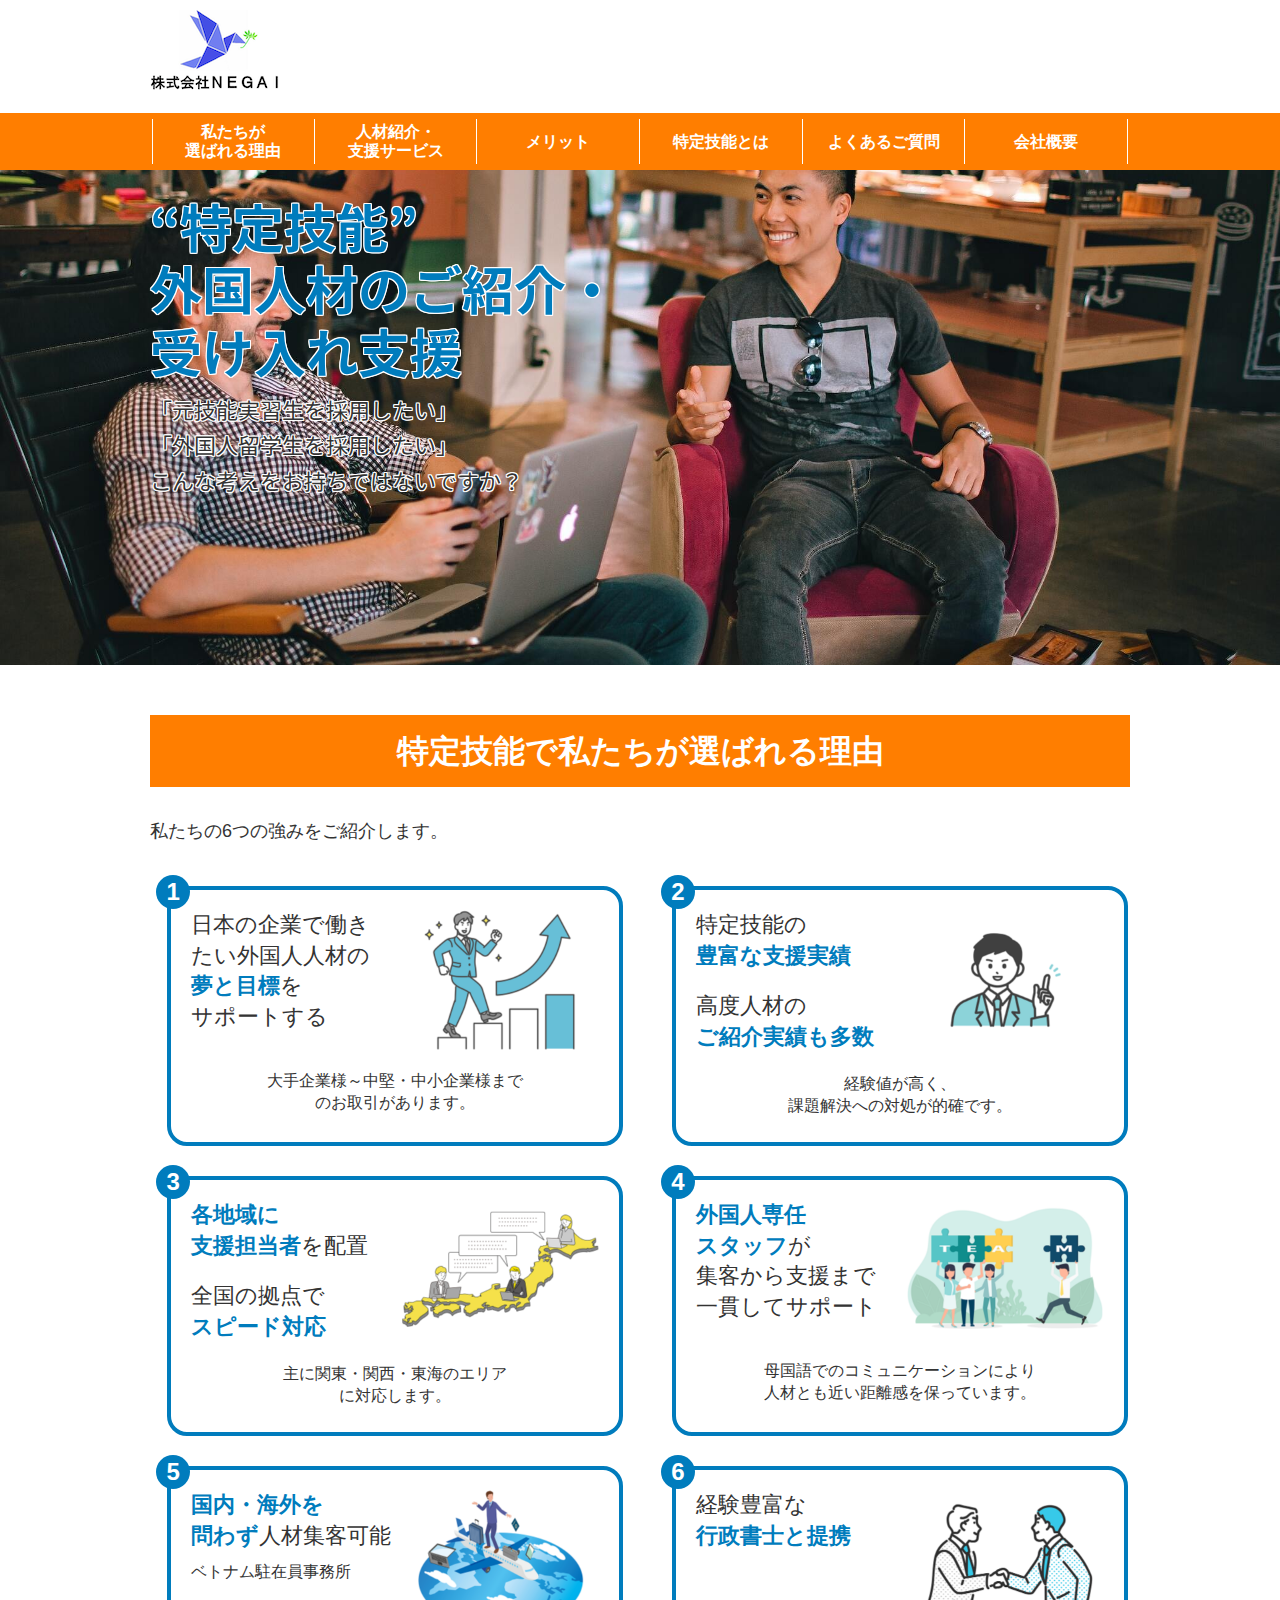
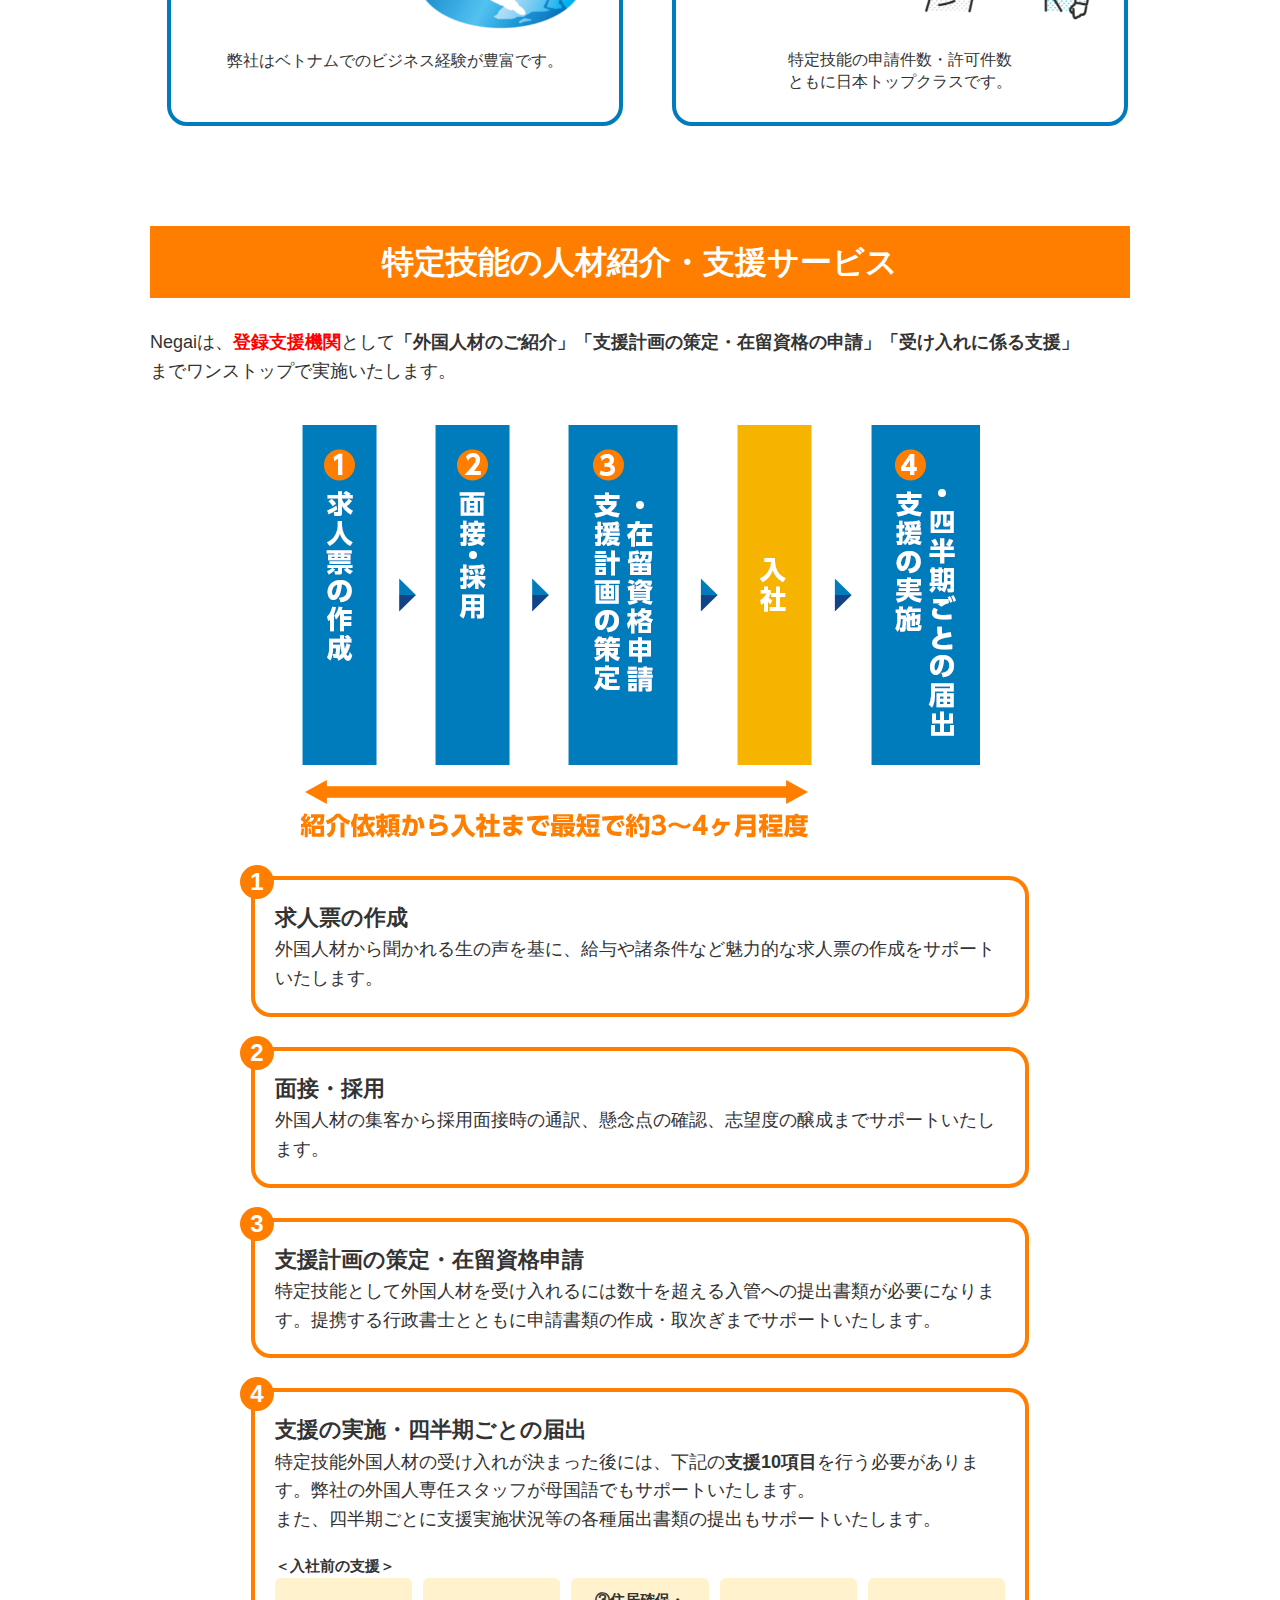
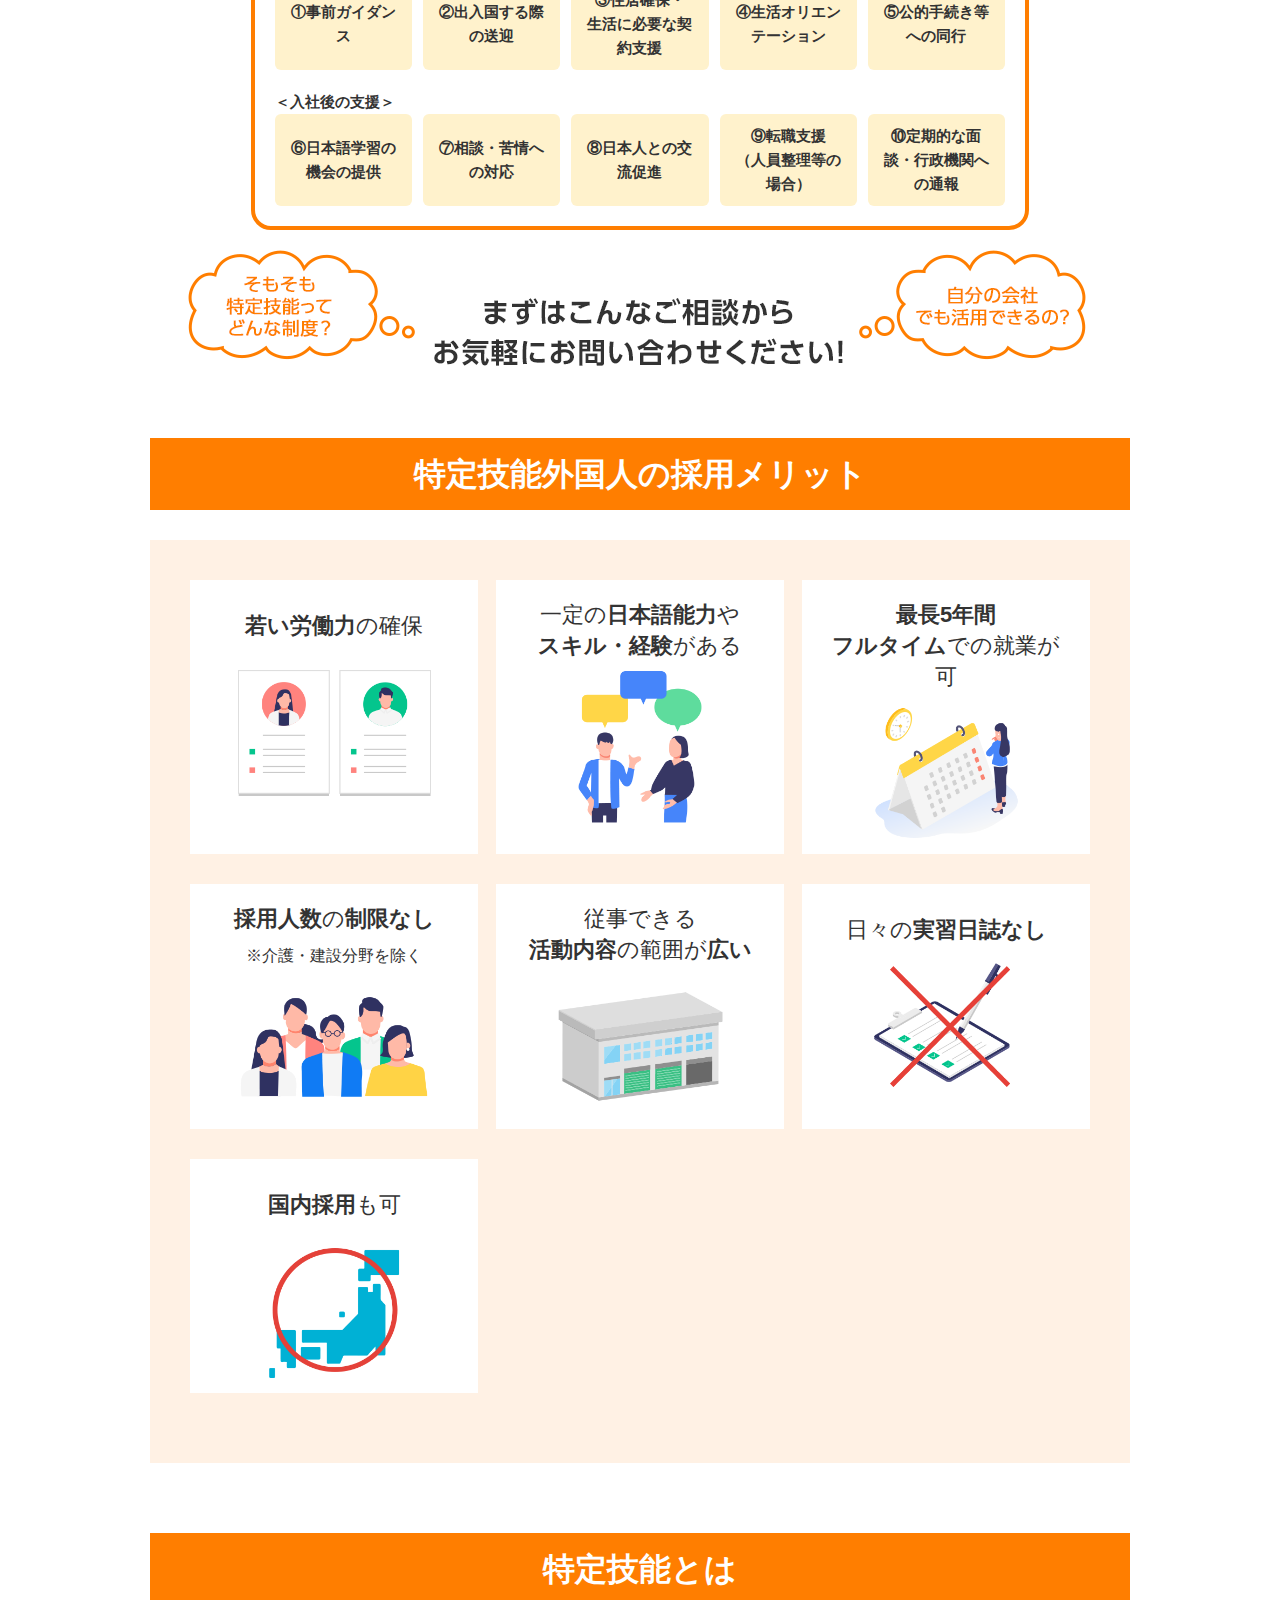
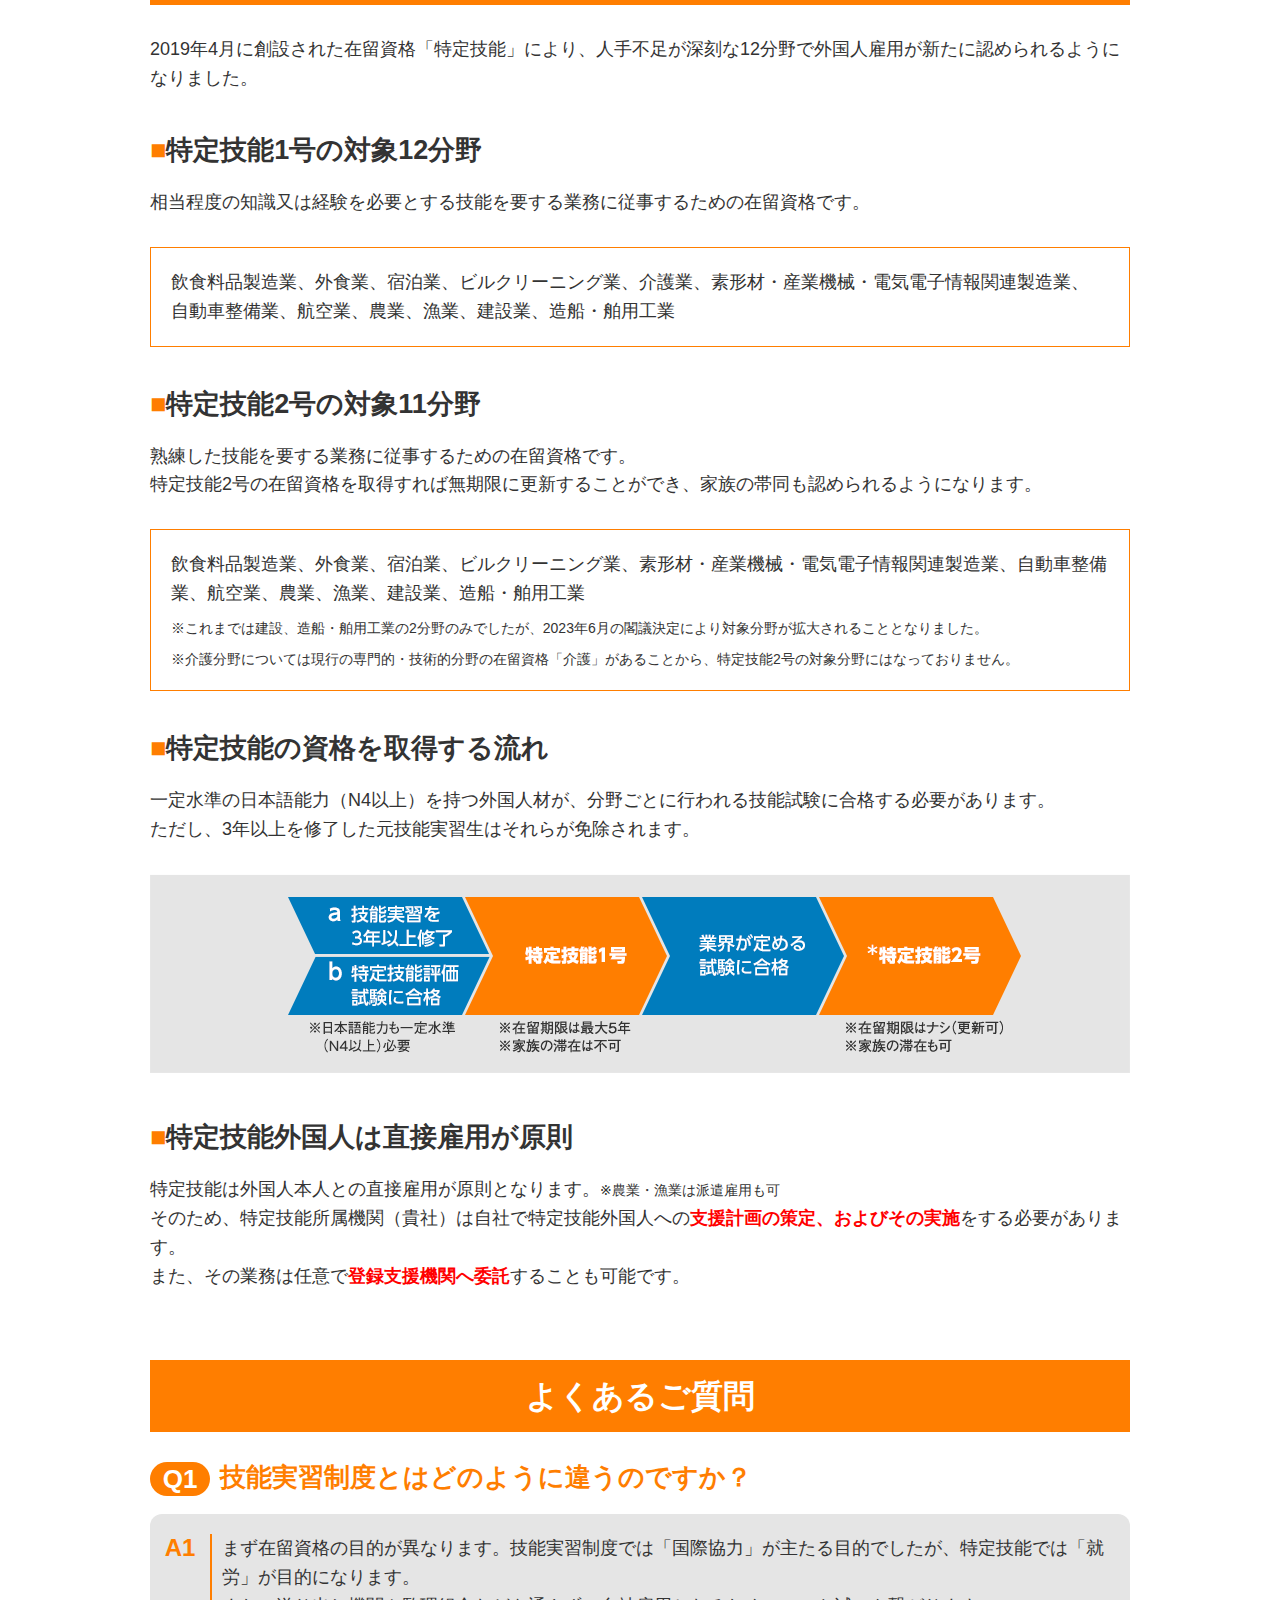
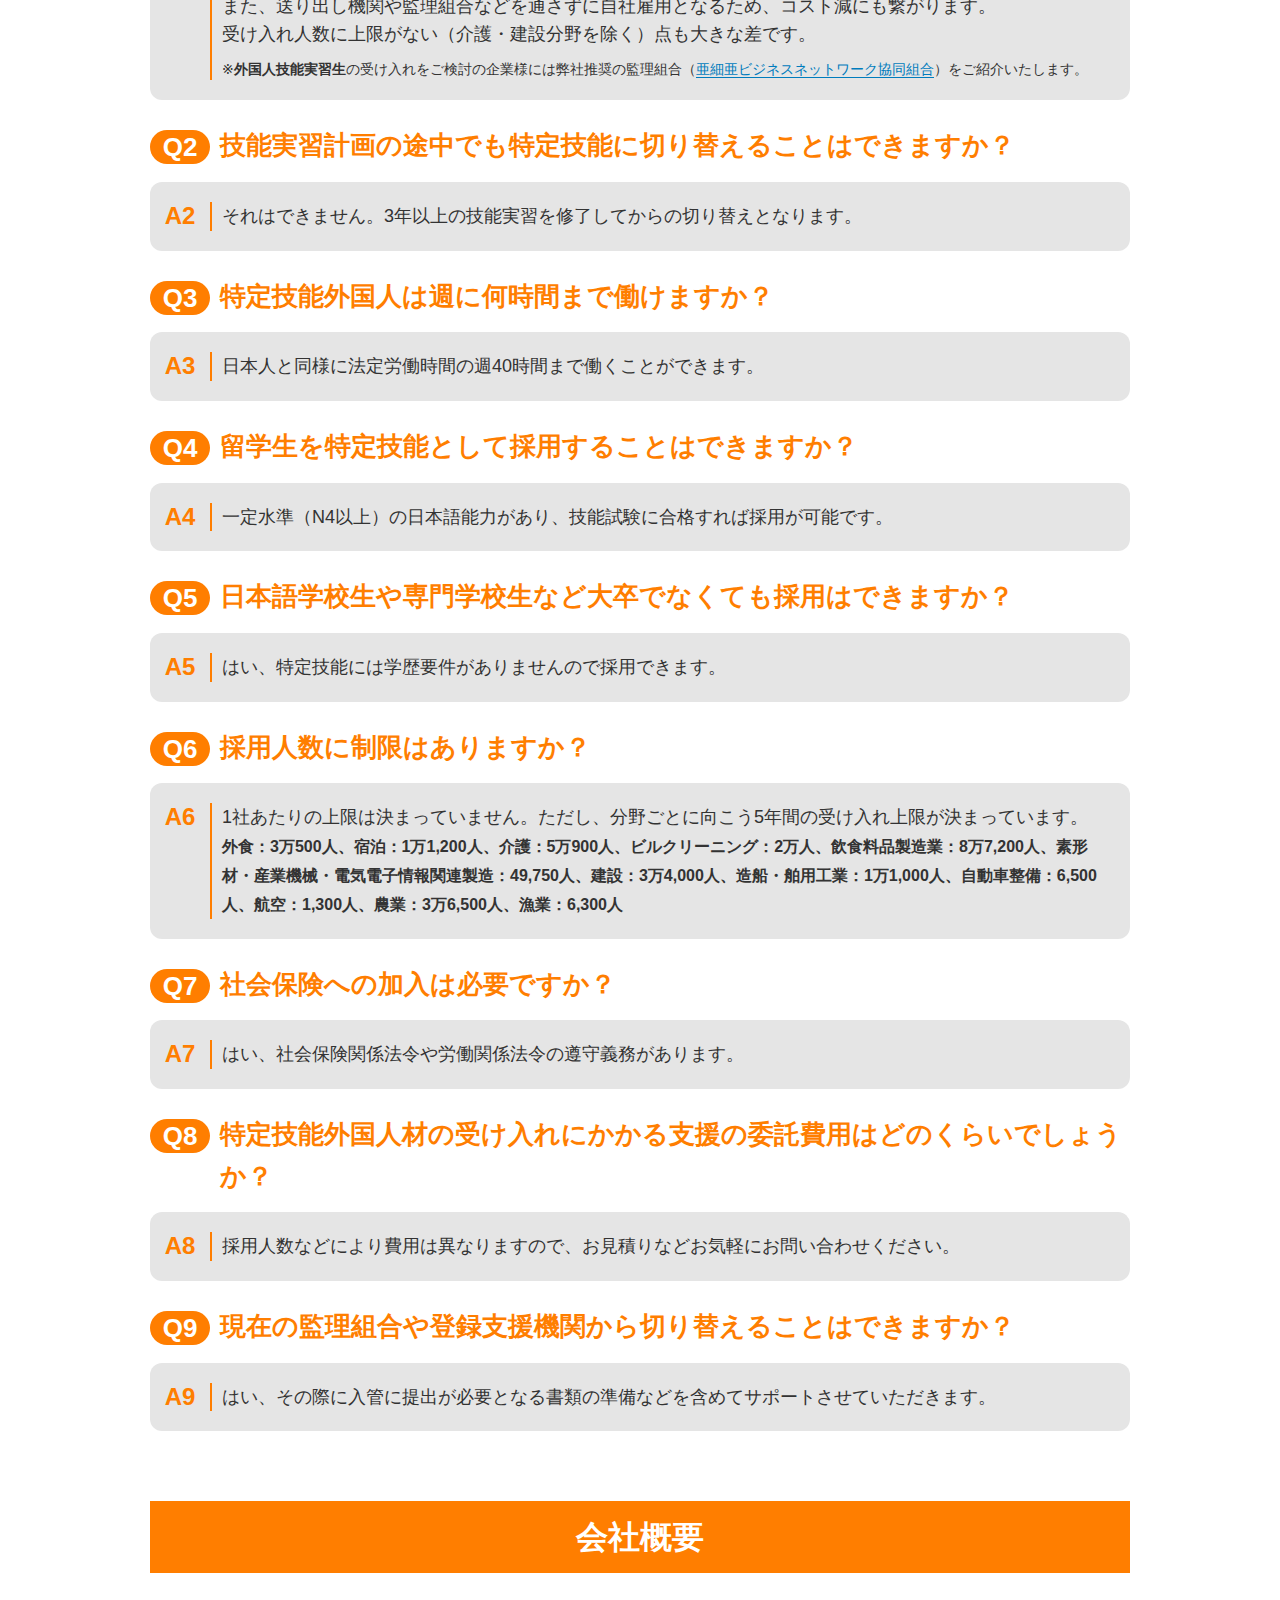
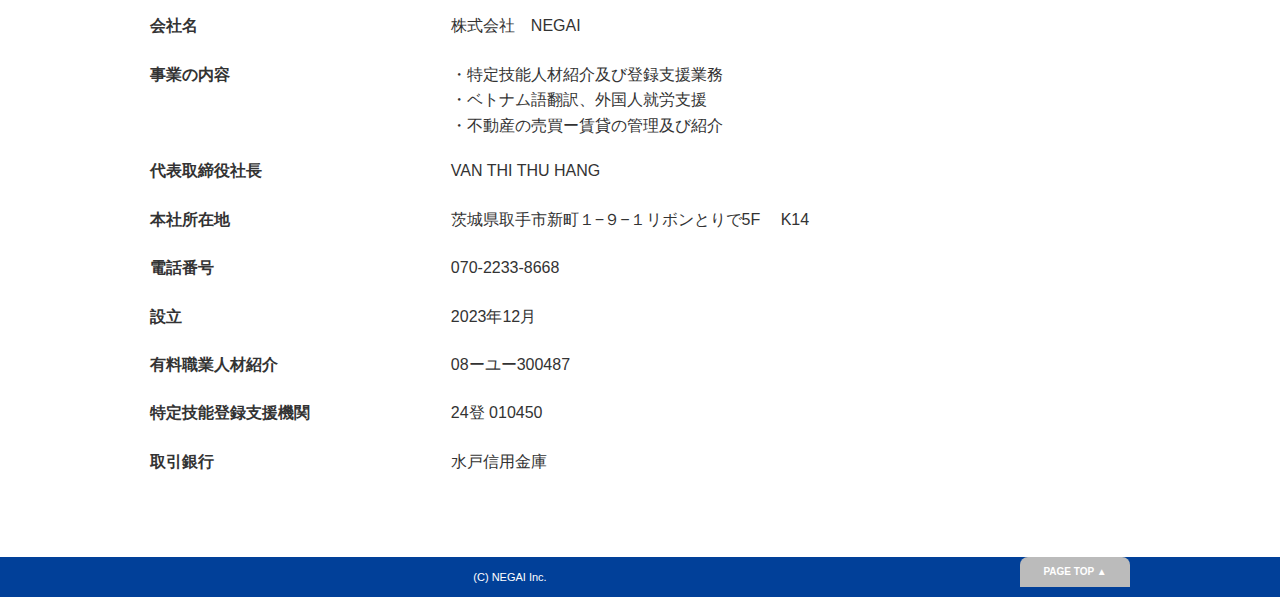
<file: index.html>
<!doctype html>
<html>

<head>
    <meta charset="utf-8">
    <meta http-equiv="X-UA-Compatible" content="IE=edge">
    <meta name="author" content="Copyright(C) NEGAI Inc.">
    <meta name="keywords" content="特定技能外国人,グローバル,在留資格認定証明書,面接会イベント,求人広告,NEGAI,株式会社Negai">
    <meta name="description" content="Negaiは、登録支援機関として外国人材のご紹介から申請書類関係のサポート・入社後のフォローまで実施します。ベトナム・ミャンマー・インドネシアの留学生を中心に技能試験を受験した方、あるいはその合格者をご紹介します。">
    <meta property="og:title" content="特定技能外国人採用プラン｜求人広告のNegai - Negai -">
    <meta property="og:type" content="website">
    <meta property="og:description" content="Negaiは、登録支援機関として外国人材のご紹介から申請書類関係のサポート・入社後のフォローまで実施します。ベトナム・ミャンマー・インドネシアの留学生を中心に技能試験を受験した方、あるいはその合格者をご紹介します。">
    <meta property="og:url" content="https://negaisha.com/index.html">
    <meta property="og:image" content="https://negaisha.com/global/tokutei-ginou/img/shacho.jpg">
    <meta property="og:site_name" content="求人広告のNegai -Negai-">
    <link rel="home" href="https://negaisha.com/index.html">
    <link rel="index" href="https://negaisha.com/sitemap/index.html">
    <link rel="shortcut icon" href="/img/fav_aidem.ico">
    <!-- googlefont -->
    <link href="https://fonts.googleapis.com/css?family=Noto+Sans+JP:500,900&display=swap&subset=japanese" rel="stylesheet">
    <!-- js -->
    <script src="/js/viewport.js?v=6"></script>
    <script src="/js/jquery-1.11.2.min.js?v=6"></script>
    <script src="/js/jquery-ui.min.js?v=6"></script>
    <script src="/js/common.js?v=6"></script>
    <script src="/global/tokutei-ginou/js/tokutei-ginou.js?v=6"></script>
    <!--[if lt IE 9]>
    <script src="/js/html5shiv.min.js?v=6"></script>
    <![endif]-->
    <title>特定技能外国人採用プラン｜求人広告のNegai - Negai -</title>
    <!-- css -->
    <link rel="stylesheet" href="/css/common.css?v=6">
    <link rel="stylesheet" href="/global/css/plan_reset.css?v=6">
    <link rel="stylesheet" href="/global/css/plan_common.css?v=6">
    <link rel="stylesheet" href="/global/tokutei-ginou/css/tokutei-ginou_common.css?v=6">
    <!-- sp_css読み込み -->
    <script>
        var isSP = (window.navigator.userAgent.indexOf('iPhone') > 0) || (window.navigator.userAgent.indexOf('iPod') > 0) || (navigator.userAgent.indexOf('Android') > 0 && navigator.userAgent.indexOf('Mobile') > 0);
        if (isSP) {
            document.write('<link rel="stylesheet" href="/css/sp.css?v=6">', '<link rel="stylesheet" href="/global/css/plan_sp.css?v=6">', '<link rel="stylesheet" href="/global/tokutei-ginou/css/tokutei-ginou_sp.css?v=6">');
        }

    </script>
    <!-- UniversalAnalytics -->
    <!-- GoogleAnalytics & Google Tag Manager-->
<script>
</script>
</head>

<body id="page-index">
    <div id="wrapper">
        <div id="container">
            <a id="header"></a>
            <div class="header">
                <header class="clearfix">
                    <div class="logo"><a href="/">
                      <img src="/global/img/plan_logo_global.png?v=6" alt="Negaiグローバル">
                      <!-- 株式会社 Negai -->
                    </a>
                    </div>
                    <!-- <div class="pc">
                        <div class="tel_number">
                            <span class="free">相談無料！</span>
                            ☎︎ 080-9678-9668
                        </div>
                    </div> -->
                </header>
                <div class="clearfix">
                    <div id="nav_toggle">
                        <div>
                            <span></span>
                            <span></span>
                            <span></span>
                        </div>
                    </div>
                    <nav id="nav">
                        <ul>
                            <li><a href="#reason">私たちが<br class="sp_none">選ばれる理由</a></li>
                            <li><a href="#service">人材紹介・<br class="sp_none">支援サービス</a></li>
                            <!-- <li><a href="#performance">受け入れ<br class="sp_none">支援実績の一例</a></li> -->
                            <li><a href="#merit">メリット</a></li>
                            <li><a href="#tokuteiginou">特定技能とは</a></li>
                            <li><a href="#question">よくあるご質問</a></li>
                            <li><a href="#company">会社概要</a></li>
                            <!-- <li class="tel">
                                <span class="free">相談無料！</span>
                                <div>
                                    080-9678-9668
                                </div>
                            </li> -->
                            <!-- <li class="contact"><a href="https://go.aidem.co.jp/l/394212/2018-09-19/g4glhl" onclick="dataLayer.push({'event': 'gaEvent', 'eventCategory': 'aidem-global-ginou_link', 'eventAction': 'click', 'eventLabel': 'contact_menu', 'nonInteraction': true});">お問い合わせ</a></li> -->
                        </ul>
                    </nav>
                </div>
            </div>
            <section>
                <div id="main">
                    <div class="kv">
                        <div class="inner">
                            <h1>“特定技能”<br>外国人材のご紹介・<br>受け入れ支援</h1>
                            <p class="copy">「元技能実習生を採用したい」<br>「外国人留学生を採用したい」<br>こんな考えをお持ちではないですか？</p>
                            <div class="flex_copy">
                                <!-- <div class="catch_copy">
                                    <div class="flag"><img src="/global/tokutei-ginou/img/pic_vietnam.png" alt="ベトナム"><img src="/global/tokutei-ginou/img/pic_myanmar.png" alt="ミャンマー"><img src="/global/tokutei-ginou/img/pic_indonesia.png" alt="インドネシア"></div>
                                    <p class="copy">ベトナム・ミャンマー・インドネシアの<br><span class="fontBold">人材採用</span>なら<br class="small_sp_only"><span class="fontBold fontRed">登録支援機関のNegai</span>へ<span class="text_number">登録支援機関登録番号：19登-000325</span></p>
                                </div> -->
                                <!-- <div class="red_circle">
                                    <p><span class="text_circle">内定実績<br><span>1</span>,<span>588</span>名</span></p>
                                    <p><span class="text_circle">入社実績<br><span>1</span>,<span>319</span>名</span></p>
                                </div> -->
                                <!-- <p class="note">（2023年6月30日現在）</p> -->
                            </div>
                        </div>
                    </div>
                </div>

                <!-- 特定技能でNegaiが選ばれる理由 -->
                <section id="reason" class="section">
                    <h2>特定技能で私たちが選ばれる理由</h2>
                    <p class="text_reason">私たちの6つの強みをご紹介します。</p>
                    <ol class="cont_reason">
                        <li><div class="flex_box"><img src="/global/tokutei-ginou/img/ph_reason01.png" width="" height="" alt=""/>
                            <p>日本の企業で働きたい外国人人材の<br class="pc"><span class="fontBold">夢</span><span class="fontBold">と目標</span>を<br class="pc">サポートする</span></p>
							</div>
							<div class="notes">大手企業様～中堅・中小企業様まで<br class="pc">のお取引があります。</div>
                        </li>
                        <li><div class="flex_box"><img src="/global/tokutei-ginou/img/ph_reason02.png" width="" height="" alt=""/>
                            <p>特定技能の<br class="tab_none"><span class="fontBold">豊富な支援実績</span><br><span class="line-spacing">高度人材の<br class="tab_none"><span class="fontBold">ご紹介実績も多数</span></span></p>
							</div>
							<div class="notes">経験値が高く、<br class="pc tab">課題解決への対処が的確です。</div>
                        </li>
                        <li>
                            <div class="flex_box"><img src="/global/tokutei-ginou/img/ph_reason03.png" width="" height="" alt=""/>
                            <p><span class="fontBold">各地域に<br class="pc">支援担当者</span>を配置<br><span class="line-spacing">全国の拠点で<br><span class="fontBold">スピード対応</span></span></p>
							</div>
							<div class="notes">主に関東・関西・東海のエリア<br class="pc">に対応します。</div>
                        </li>
                        <li>
                            <div class="flex_box"><img src="/global/tokutei-ginou/img/ph_reason04.png" width="" height="" alt=""/>
                            <p><span class="fontBold">外国人専任<br class="pc">スタッフ</span>が<br class="pc">集客から支援まで<br class="pc">一貫してサポート</p></div>
							<div class="notes">母国語でのコミュニケーションにより<br class="pc">人材とも近い距離感を保っています。</div>
                        </li>
                        <li>
                            <div class="flex_box"><img src="/global/tokutei-ginou/img/ph_reason05.png" width="" height="" alt=""/>
                            <p><span class="fontBold">国内・海外を<br class="pc">問わず</span>人材集客可能<br><span class="notes">ベトナム駐在員事務所<br></span></p></div>
							<div class="notes">弊社はベトナムでのビジネス経験が豊富です。</div>
                        </li>
                        <li>
                            <div class="flex_box"><img src="/global/tokutei-ginou/img/ph_reason06.png" width="" height="" alt=""/>
                            <p>経験豊富な<br><span class="fontBold">行政書士と提携</span></p></div>
							<div class="notes">特定技能の申請件数・許可件数<br class="pc">ともに日本トップクラスです。</div>
                        </li>
                    </ol>
                </section>
                <!-- .section -->

                <!-- 特定技能の人材紹介・支援サービス -->
                <section id="service" class="section">
                    <h2>特定技能の人材紹介・支援サービス</h2>
                    <p class="text_service">Negaiは、<span class="fontRed">登録支援機関</span>として<span class="fontBold">「外国人材のご紹介」「支援計画の策定・在留資格の申請」「受け入れに係る支援」</span><br class="pc">までワンストップで実施いたします。</p>
                    <div class="flow_service">
                        <img src="/global/tokutei-ginou/img/admission_flow.png" alt="特定技能外国人受け入れの流れの図" />
                        <ol>
                            <li>
                                <dl>
                                    <dt>求人票の作成</dt>
                                    <dd>外国人材から聞かれる生の声を基に、給与や諸条件など魅力的な求人票の作成をサポートいたします。</dd>
                                </dl>
                            </li>
                            <li>
                                <dl>
                                    <dt>面接・採用</dt>
                                    <dd>外国人材の集客から採用面接時の通訳、懸念点の確認、志望度の醸成までサポートいたします。</dd>
                                </dl>
                                <!-- <div class="cont_support">
                                    <ul>
                                        <li>日本国内に在留するベトナム・ミャンマー・インドネシアの技能実習2号修了者をご紹介します。</li>
                                        <li>日本国内に在留するベトナム・ミャンマー・インドネシアの技能試験合格者（あるいは受験予定者）をご紹介します。</li>
                                        <li>ベトナム・ミャンマー・インドネシアの現地送り出し機関とも連携し、元技能実習生や技能試験合格者をご紹介します。</li>
                                    </ul>
                                    <p class="text_support_strong">弊社が独自に集客した外国人材は<br class="sp">延べ10,000人以上</p>
                                    <p class="text_support_comment">技能実習生から留学生まで国内外を問わず採用計画に応じた求める人材にリーチすることができます。
</p>
                                </div> -->
                            </li>
                            <li>
                                <dl>
                                    <dt>支援計画の策定・在留資格申請</dt>
                                    <dd>特定技能として外国人材を受け入れるには数十を超える入管への提出書類が必要になります。提携する行政書士とともに申請書類の作成・取次ぎまでサポートいたします。</dd>
                                </dl>
                            </li>
                            <li>
                                <dl>
                                    <dt>支援の実施・四半期ごとの届出</dt>
                                    <dd>特定技能外国人材の受け入れが決まった後には、下記の<span class="fontBold">支援10項目</span>を行う必要があります。弊社の外国人専任スタッフが母国語でもサポートいたします。<br>また、四半期ごとに支援実施状況等の各種届出書類の提出もサポートいたします。</dd>
                                </dl>
                                <ul class="service_cont">
                                    <li>
                                        <p class="fontBold">＜入社前の支援＞</p>
                                        <div class="flex_box">
                                            <div class="inner_bg02">
                                                <p class="mb0">①事前ガイダンス</p>
                                            </div>
                                            <div class="inner_bg02">
                                                <p class="mb0">②出入国する際の送迎</p>
                                            </div>
                                            <div class="inner_bg02">
                                                <p class="mb0">③住居確保・<br class="pc">生活に必要な契約支援</p>
                                            </div>
                                            <div class="inner_bg02">
                                                <p class="mb0">④生活オリエンテーション</p>
                                            </div>
                                            <div class="inner_bg02">
                                                <p class="mb0">⑤公的手続き等への同行</p>
                                            </div>
                                        </div>
                                    </li>
                                    <li class="mt20">
                                        <p class="fontBold">＜入社後の支援＞</p>
                                        <div class="flex_box">
                                            <div class="inner_bg02">
                                                <p class="mb0">⑥日本語学習の<br>機会の提供</p>
                                            </div>
                                            <div class="inner_bg02">
                                                <p class="mb0">⑦相談・苦情への対応</p>
                                            </div>
                                            <div class="inner_bg02">
                                                <p class="mb0">⑧日本人との交流促進</p>
                                            </div>
                                            <div class="inner_bg02">
                                                <p class="mb0">⑨転職支援<br>（人員整理等の場合）</p>
                                            </div>
                                            <div class="inner_bg02">
                                                <p class="mb0">⑩定期的な面談・行政機関への通報</p>
                                            </div>
                                        </div>
                                    </li>
                                </ul>
                            </li>
                        </ol>
                    </div>
                    <p class="text_inquiry">まずはこんなご相談からお気軽にお問い合わせください！</p>
                </section>
				<!-- .section -->

                <!-- 特定技能外国人受け入れ支援実績 -->
                <!-- <section id="performance" class="section">
                    <h2>特定技能外国人受け入れ支援実績の一例</h2>
                    <p class="text_performance">登録支援機関として受け入れ支援を行った事例の一部をご紹介します。<br>採用支援のみならず、自社の技能実習生を特定技能に切り替える支援も行っております。</p>
                    <ul class="cont_performance">
                        <li><span class="caption_performance">飲食料品製造業：<br class="sp_only">4名採用</span><img src="/global/tokutei-ginou/img/ph_job01.jpg" alt="飲食料品製造業"></li>
                        <li><span class="caption_performance">産業機械製造業：<br class="sp_only">3名採用</span>
                            <span class="img_wrap">
                                <img src="/global/tokutei-ginou/img/ph_job02.jpg" alt="産業機械製造業"><span class="img_text">※オンライン面接も対応可能</span>
                            </span></li>
                        <li><span class="caption_performance">介護業：6名採用</span><img src="/global/tokutei-ginou/img/ph_job03.jpg" alt="介護業"></li>
                        <li><span class="caption_performance">農業：6名採用</span><img src="/global/tokutei-ginou/img/ph_job04.jpg" alt="農業"></li>
                        <li><span class="caption_performance">外食業：3名採用</span><img src="/global/tokutei-ginou/img/ph_job05.jpg" alt="外食業"></li>
                        <li><span class="caption_performance">宿泊業：3名採用</span><img src="/global/tokutei-ginou/img/ph_job06.jpg" alt="宿泊業"></li>
                        <li><span class="caption_performance">出入国する際の送迎</span><img src="/global/tokutei-ginou/img/ph_job07.jpg" alt="出入国する際の送迎"></li>
                        <li><span class="caption_performance">寮やアパートまでの送迎</span><img src="/global/tokutei-ginou/img/ph_job08.jpg" alt="寮やアパートまでの送迎"></li>
                        <li><span class="caption_performance">国内人材の引っ越し</span><img src="/global/tokutei-ginou/img/ph_job09.jpg" alt="国内人材の引っ越し"></li>
                        <li><span class="caption_performance">市役所にて転入手続き</span><img src="/global/tokutei-ginou/img/ph_job10.jpg" alt="市役所にて転入手続き"></li>
                        <li><span class="caption_performance">事前ガイダンスの実施</span><img src="/global/tokutei-ginou/img/ph_job11.jpg" alt="事前ガイダンスの実施"></li>
                        <li><span class="caption_performance">生活オリエンテーションの実施</span><img src="/global/tokutei-ginou/img/ph_job12.jpg" alt="生活オリエンテーションの実施"></li>
                    </ul>
                </section> -->
                <!-- .section -->

                <!-- 特定技能外国人の採用メリット -->
                <section id="merit" class="section">
                    <h2>特定技能外国人の採用メリット</h2>
                    <div class="cont_merit">
                        <ul>
                            <li>
                                <div class="text-oneline"><span class="fontBold">若い労働力</span>の確保</div><img src="/global/tokutei-ginou/img/pic-merit01.png" alt="若い労働力の確保">
                            </li>
                            <li>一定の<span class="fontBold">日本語能力</span>や<br><span class="fontBold">スキル・経験</span>がある<img src="/global/tokutei-ginou/img/pic-merit02.png" alt="日本語能力やスキル・経験がある"></li>
                            <li><span class="fontBold">最長5年間<br>フルタイム</span>での就業が可<img src="/global/tokutei-ginou/img/pic-merit03.png" alt="最長5年間フルタイムでの就業が可"></li>
                            <li><span class="fontBold">採用人数</span>の<span class="fontBold">制限なし</span><br><span class="notes">※介護・建設分野を除く</span><img src="/global/tokutei-ginou/img/pic-merit04.png" alt="採用人数の制限なし"></li>
                            <li>従事できる<br><span class="fontBold">活動内容</span>の範囲が<span class="fontBold">広い</span><img src="/global/tokutei-ginou/img/pic-merit05.png" alt="従事できる活動内容の範囲が広い"></li>
                            <li><div class="text-oneline">日々の<span class="fontBold">実習日誌なし<img src="/global/tokutei-ginou/img/pic-merit06.png" alt="日々の実習日誌なし"></span></div></li>
                            <li><div class="text-oneline"><span class="fontBold">国内採用</span>も可</div><img src="/global/tokutei-ginou/img/pic-merit07.png" alt="国内採用も可"></li>
                        </ul>
                    </div>
                </section>
                <!-- .section -->

                <!-- 特定技能とは -->
                <section id="tokuteiginou" class="section">
                    <h2>特定技能とは</h2>
                    <p>2019年4月に創設された在留資格「特定技能」により、人手不足が深刻な12分野で外国人雇用が新たに認められるようになりました。</p>
                    <h3>特定技能1号の対象12分野</h3>
					<p>相当程度の知識又は経験を必要とする技能を要する業務に従事するための在留資格です。</p>
                    <div class="industries">
					<p>飲食料品製造業、外食業、宿泊業、ビルクリーニング業、介護業、素形材・産業機械・電気電子情報関連製造業、<br class="pc">自動車整備業、航空業、農業、漁業、建設業、造船・舶用工業</p></div>
                    <h3>特定技能2号の対象11分野</h3>
					<p>熟練した技能を要する業務に従事するための在留資格です。<br>
特定技能2号の在留資格を取得すれば無期限に更新することができ、家族の帯同も認められるようになります。</p>
                    <div class="industries"><p>飲食料品製造業、外食業、宿泊業、ビルクリーニング業、素形材・産業機械・電気電子情報関連製造業、自動車整備業、航空業、農業、漁業、建設業、造船・舶用工業</p>
					<p  class="notice">※これまでは建設、造船・舶用工業の2分野のみでしたが、2023年6月の閣議決定により対象分野が拡大されることとなりました。</p>
					<p  class="notice">※介護分野については現行の専門的・技術的分野の在留資格「介護」があることから、特定技能2号の対象分野にはなっておりません。</p>
					</div>

                    <h3>特定技能の資格を取得する流れ</h3>
                    <p>一定水準の日本語能力（N4以上）を持つ外国人材が、分野ごとに行われる技能試験に合格する必要があります。<br>ただし、3年以上を修了した元技能実習生はそれらが免除されます。</p>
                    <div class="pc"><img src="/global/tokutei-ginou/img/special_flow_pc.png" alt="特定技能の資格を取得する流れの図" /></div>
                    <div class="sp fig_ginou"><img src="/global/tokutei-ginou/img/special_flow_sp.png" alt="特定技能の資格を取得する流れの図" /></div>
                    <h3>特定技能外国人は直接雇用が原則</h3>
                    <p class="mb0">特定技能は外国人本人との直接雇用が原則となります。<span class="notice">※農業・漁業は派遣雇用も可</span><br>そのため、特定技能所属機関（貴社）は自社で特定技能外国人への<span class="fontRed">支援計画の策定、およびその実施</span>をする必要があります。<br>また、その業務は任意で<span class="fontRed">登録支援機関へ委託</span>することも可能です。</p>
                </section>
                <!-- .section -->

                <!-- よくあるご質問 -->
                <section id="question" class="section">
                    <h2>よくあるご質問</h2>
                    <dl>
                        <dt><span>Q1</span>
                            <p>技能実習制度とはどのように違うのですか？</p>
                        </dt>
                        <dd><span>A1</span>
                            <p>まず在留資格の目的が異なります。技能実習制度では「国際協力」が主たる目的でしたが、特定技能では「就労」が目的になります。<br>また、送り出し機関や監理組合などを通さずに自社雇用となるため、コスト減にも繋がります。<br>受け入れ人数に上限がない（介護・建設分野を除く）点も大きな差です。</p>
                            <p class="notice">※<em>外国人技能実習生</em>の受け入れをご検討の企業様には弊社推奨の監理組合（<a href="https://job-gear.net/abnc/" target="_blank" rel="nofollow noopener">亜細亜ビジネスネットワーク協同組合</a>）をご紹介いたします。</p>
                        </dd>
                    </dl>
                    <dl>
                        <dt><span>Q2</span>
                            <p>技能実習計画の途中でも特定技能に切り替えることはできますか？</p>
                        </dt>
                        <dd><span>A2</span>
                            <p>それはできません。3年以上の技能実習を修了してからの切り替えとなります。</p>
                        </dd>
                    </dl>
                    <dl>
                        <dt><span>Q3</span>
                            <p>特定技能外国人は週に何時間まで働けますか？</p>
                        </dt>
                        <dd><span>A3</span>
                            <p>日本人と同様に法定労働時間の週40時間まで働くことができます。</p>
                        </dd>
                    </dl>
                    <dl>
                        <dt><span>Q4</span>
                            <p>留学生を特定技能として採用することはできますか？</p>
                        </dt>
                        <dd><span>A4</span>
                            <p>一定水準（N4以上）の日本語能力があり、技能試験に合格すれば採用が可能です。</p>
                        </dd>
                    </dl>
                    <dl>
                        <dt><span>Q5</span>
                            <p>日本語学校生や専門学校生など大卒でなくても採用はできますか？</p>
                        </dt>
                        <dd><span>A5</span>
                            <p>はい、特定技能には学歴要件がありませんので採用できます。</p>
                        </dd>
                    </dl>
                    <dl>
                        <dt><span>Q6</span>
                            <p>採用人数に制限はありますか？</p>
                        </dt>
                        <dd><span>A6</span>
                            <p>1社あたりの上限は決まっていません。ただし、分野ごとに向こう5年間の受け入れ上限が決まっています。<br>
                                <em>外食：3万500人、宿泊：1万1,200人、介護：5万900人、ビルクリーニング：2万人、飲食料品製造業：8万7,200人、素形材・産業機械・電気電子情報関連製造：49,750人、建設：3万4,000人、造船・舶用工業：1万1,000人、自動車整備：6,500人、航空：1,300人、農業：3万6,500人、漁業：6,300人</em></p>
                        </dd>
                    </dl>
                    <dl>
                        <dt><span>Q7</span>
                            <p>社会保険への加入は必要ですか？</p>
                        </dt>
                        <dd><span>A7</span>
                            <p>はい、社会保険関係法令や労働関係法令の遵守義務があります。</p>
                        </dd>
                    </dl>
                    <dl>
                        <dt><span>Q8</span>
                            <p>特定技能外国人材の受け入れにかかる支援の委託費用はどのくらいでしょうか？</p>
                        </dt>
                        <dd><span>A8</span>
                            <p>採用人数などにより費用は異なりますので、お見積りなどお気軽にお問い合わせください。</p>
                        </dd>
                    </dl>
                    <dl>
                        <dt><span>Q9</span>
                            <p>現在の監理組合や登録支援機関から切り替えることはできますか？</p>
                        </dt>
                        <dd><span>A9</span>
                            <p>はい、その際に入管に提出が必要となる書類の準備などを含めてサポートさせていただきます。</p>
                        </dd>
                    </dl>
                </section>
                <section id="company" class="section">
                    <h2>会社概要</h2>
                    <table id="table-alt">
                        <tbody>
                            <tr>
                                <th>会社名</th>
                                <td>株式会社　NEGAI</td>
                            </tr>
                            <tr>
                                <th>事業の内容</th>
                                <td>
                                    <ul class="list-std">
                                        <li>・特定技能人材紹介及び登録支援業務</li>
                                        <li>・ベトナム語翻訳、外国人就労支援</li>
                                        <li>・不動産の売買ー賃貸の管理及び紹介</li>
                                    </ul>
                                </td>
                            </tr>
                            <tr>
                                <th>代表取締役社長</th>
                                <td>VAN THI THU HANG</td>
                            </tr>
                            <tr>
                                <th>本社所在地</th>
                                <td>茨城県取手市新町１−９−１リボンとりで5F　 K14</td>
                            </tr>
                            <tr>
                                <th>電話番号</th>
                                <td>070-2233-8668</td>
                            </tr>
                            <tr>
                                <th>設立</th>
                                <td>2023年12月</td>
                            </tr>
                            <tr>
                                <th>有料職業人材紹介</th>
                                <td>08ーユー300487</td>
                            </tr>
                            <tr>
                                <th>特定技能登録支援機関</th>
                                <td>24登 010450</td>
                            </tr>
                            <tr>
                                <th>取引銀行</th>
                                <td>水戸信用金庫</td>
                            </tr>
                        </tbody>
                    </table>
                </section>
                <!-- .section -->
            </section>
            <!-- footer -->
            <footer id="footer" class="footer footer-global" role="contentinfo" data-analytics-region="global footer">

    <!-- //// pagetop //// -->
    <div id="pagetop"><a href="#header">PAGE TOP ▲</a></div>

    <!-- //// footer nav //// -->
    <!-- <nav id="globalfooter" class="globalfooter" role="navigation" aria-label="Global Navigation" data-hires="false" data-analytics-region="global nav" lang="ja-JP">
        <ul>
            <li class="sp"><a href="/policy/privacy.html">個人情報保護方針</a></li>
            <li class="sp sec"><a href="/policy/boshu.html">個人情報の取扱いについて<span>（募集時）</span></a></li>
            <li class="sp"><a href="/policy/privacypolicy/index.html">プライバシーポリシー</a></li>
            <li class="sp"><a href="/policy/cookiepolicy/index.html">Cookieポリシー</a></li>
            <li class="sp"><a href="/policy/social/index.html">ソーシャルメディアポリシー</a></li>
            <li class="sp"><a href="/contact/#consultation">読者相談窓口</a></li>
            <li class="sp"><a href="/sitemap/index.html">サイトマップ</a></li>
            <li class="sp"><a href="/index.html">ホーム</a></li>
            <li class="sp fb">
            <a href="https://www.facebook.com/share.php?u=https://negaisha.com/index.html" onclick="window.open(this.href, 'FBwindow', 'width=650, height=450, menubar=no, toolbar=no, scrollbars=yes'); return false;" target="blank" rel="nofollow">Facebook</a></li>
            <li class="sp tw">
            <a href="https://twitter.com/share?count=horizontal&amp;original_referer=https://negaisha.com/index.html&amp;text=%E6%B1%82%E4%BA%BA%E5%BA%83%E5%91%8A%E3%83%BB%E6%B1%82%E4%BA%BA%E6%83%85%E5%A0%B1%E5%B0%82%E9%96%80%E4%BC%81%E6%A5%AD%EF%BD%9C%E6%A0%AA%E5%BC%8F%E4%BC%9A%E7%A4%BE%E3%82%A2%E3%82%A4%E3%83%87%E3%83%A0&amp;url=https://negaisha.com/index.html&amp;" onclick="window.open(this.href, 'TWwindow', 'width=650, height=450, menubar=no, toolbar=no, scrollbars=yes'); return false;" rel="nofollow">Twitter</a></li>
        </ul>
    </nav> -->

    <!-- //// Corporate info //// -->
    <!-- <div id="info">
            <dl>
            <dt>株式会社Negai</dt>
            <dd>【本社】<br />
            〒160-0022 東京都新宿区新宿1-4-10 Negai本社ビル<br />
            TEL：<span class="tel-link">03-5269-8711</span>（代表）</dd>
            <dd>【西日本事業本部】<br />
            〒550-0005 大阪府大阪市西区西本町1-13-43 Negai西本町ビル<br />
            TEL：<span class="tel-link">06-6537-5770</span></dd>
            </dl>
        <div class="pc privacy">
        <ul class="arrow">
            <li><a href="/index.html">HOME</a></li>
            <li><a href="/policy/privacy.html">個人情報保護方針</a></li>
            <li><a href="/policy/boshu.html">個人情報の取扱いについて（募集時）</a></li>
            <li><a href="/policy/privacypolicy/index.html">プライバシーポリシー</a></li>
            <li><a href="/policy/cookiepolicy/index.html">Cookieポリシー</a></li>
            <li><a href="/policy/social/index.html">ソーシャルメディアポリシー</a></li>
            <li><a href="/sitemap/index.html">サイトマップ</a></li>
            <li><a href="/contact/#consultation">読者相談窓口</a></li>
            <li><a href="/img/declaration/media_declaration.pdf">求人情報提供ガイドライン適合メディア</a></li>
            <li><a href="/img/declaration/syokuanho-jobinfo.pdf" target="_blank">求人等に関する情報の的確な表示の義務化</a></li>
        </ul>
        <ul class="sns">
            <li>
            <a href="https://www.facebook.com/share.php?u=https://negaisha.com/index.html" onclick="window.open(this.href, 'FBwindow', 'width=650, height=450, menubar=no, toolbar=no, scrollbars=yes'); return false;" target="blank" rel="nofollow"><img src="/img/btn-facebook.png" alt="facebook"></a></li>
            <li>
            <a href="https://twitter.com/share?count=horizontal&amp;original_referer=https://negaisha.com/index.html&amp;text=%E6%B1%82%E4%BA%BA%E5%BA%83%E5%91%8A%E3%83%BB%E6%B1%82%E4%BA%BA%E6%83%85%E5%A0%B1%E5%B0%82%E9%96%80%E4%BC%81%E6%A5%AD%EF%BD%9C%E6%A0%AA%E5%BC%8F%E4%BC%9A%E7%A4%BE%E3%82%A2%E3%82%A4%E3%83%87%E3%83%A0&amp;url=https://negaisha.com/index.html&amp;" onclick="window.open(this.href, 'TWwindow', 'width=650, height=450, menubar=no, toolbar=no, scrollbars=yes'); return false;" rel="nofollow"><img src="/img/btn-twitter.png" alt="twitter"></a></li>
            <li><a href="https://privacymark.jp/" target="blank" rel="nofollow"><img src="/img/btn-privacy.gif" alt="たいせつにしますプライバシー17001571"></a></li>
        </ul>

        </div>
        <div class="sp privacy">
            <a href="https://privacymark.jp/" target="blank" rel="nofollow"><img src="/img/btn-privacy.gif" alt="たいせつにしますプライバシー17001571"></a>
        </div>
    </div> -->
    <!-- //// Copyright //// -->
    <div id="copyright">(C) NEGAI Inc.</div><!-- /copyright -->
</footer>

<script type="text/javascript">
(function() {
var da = document.createElement('script');
da.type = 'text/javascript'; da.async = true;
if ('https:' == document.location.protocol) {
da.src = 'https://rsv.dga.jp/s/aidem/search_tool_n1.js';
} else {
da.src = 'http://cache.dga.jp/s/aidem/search_tool_n1.js';
}
var sc = document.getElementsByTagName('script')[0];
sc.parentNode.insertBefore(da, sc);
})();
</script>
        </div><!-- /container -->
    </div><!-- /wrapper -->
    <script type="text/javascript">
        (function() {
            var da = document.createElement('script');
            da.type = 'text/javascript';
            da.async = true;
            if ('https:' == document.location.protocol) {
                da.src = 'https://rsv.dga.jp/s/aidem/search_tool_n1.js';
            } else {
                da.src = 'http://cache.dga.jp/s/aidem/search_tool_n1.js';
            }
            var sc = document.getElementsByTagName('script')[0];
            sc.parentNode.insertBefore(da, sc);
        })();

    </script>
</body>

</html>
</file>
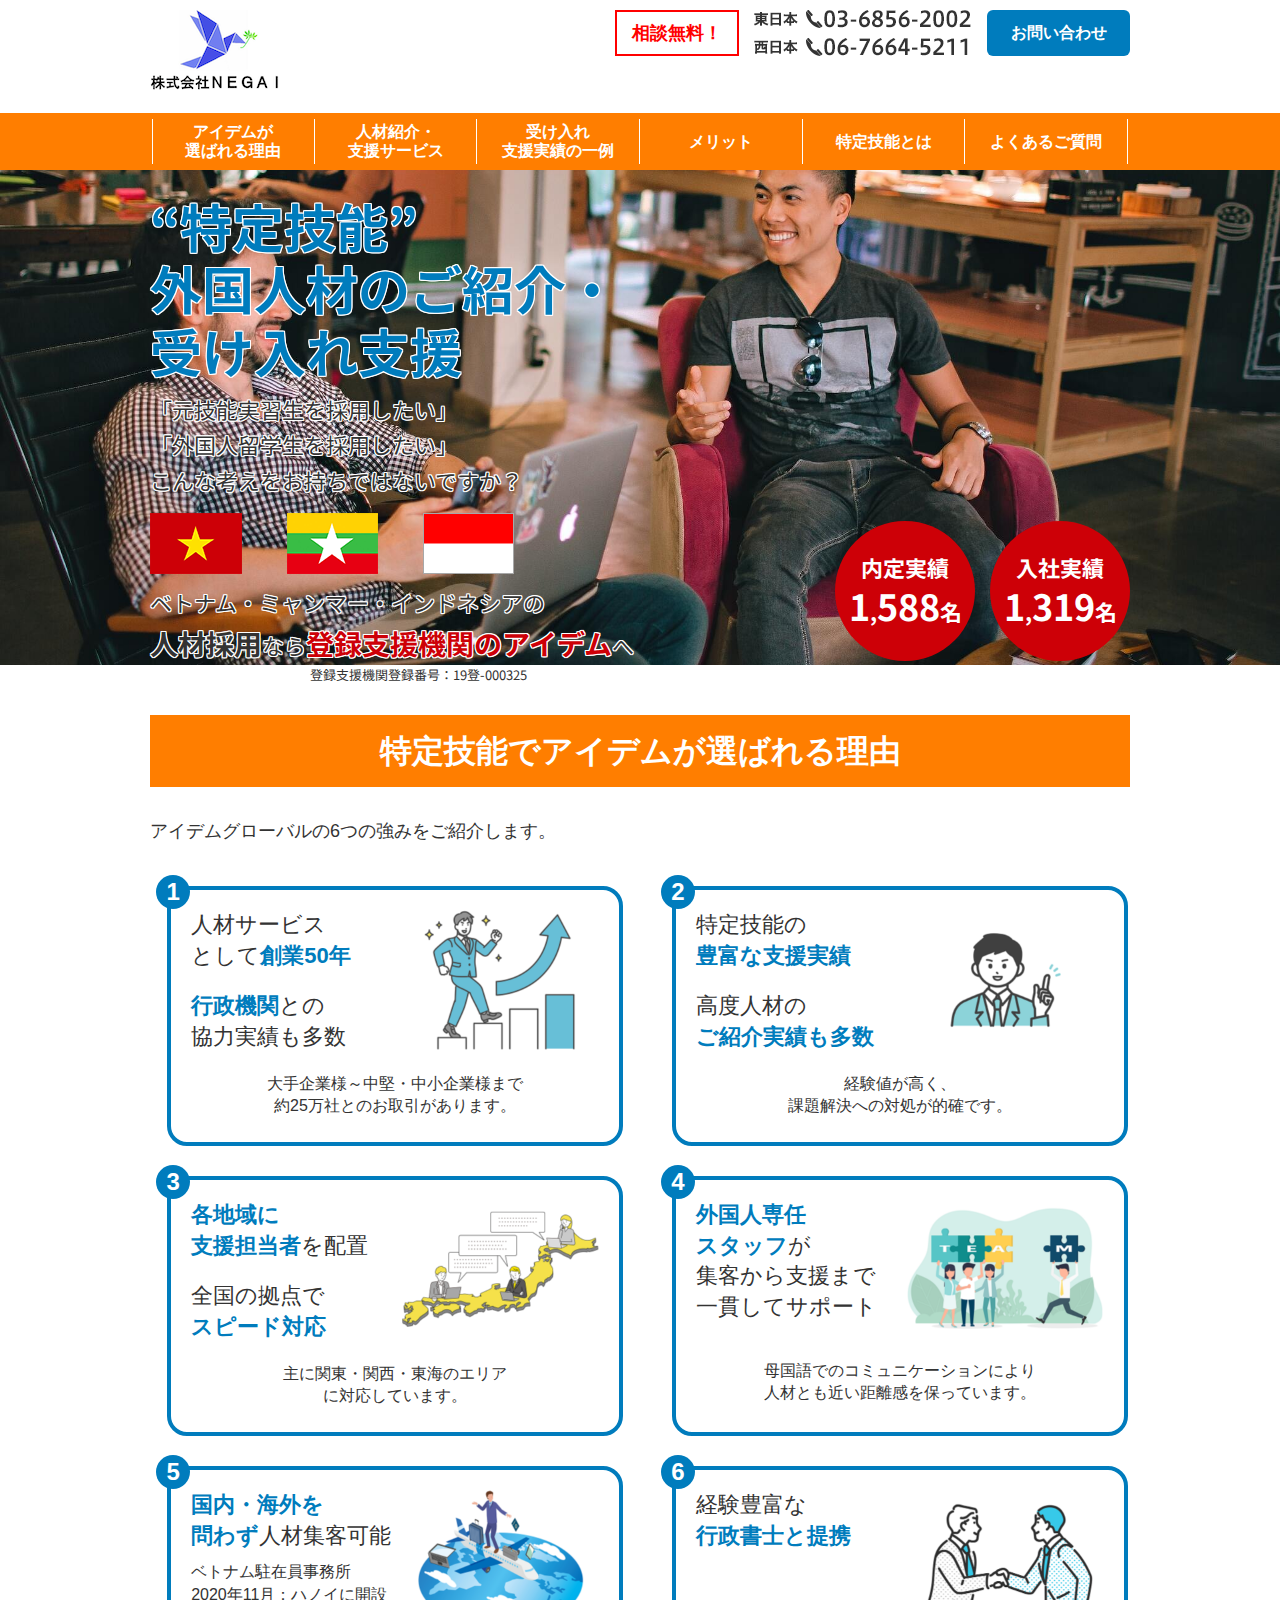
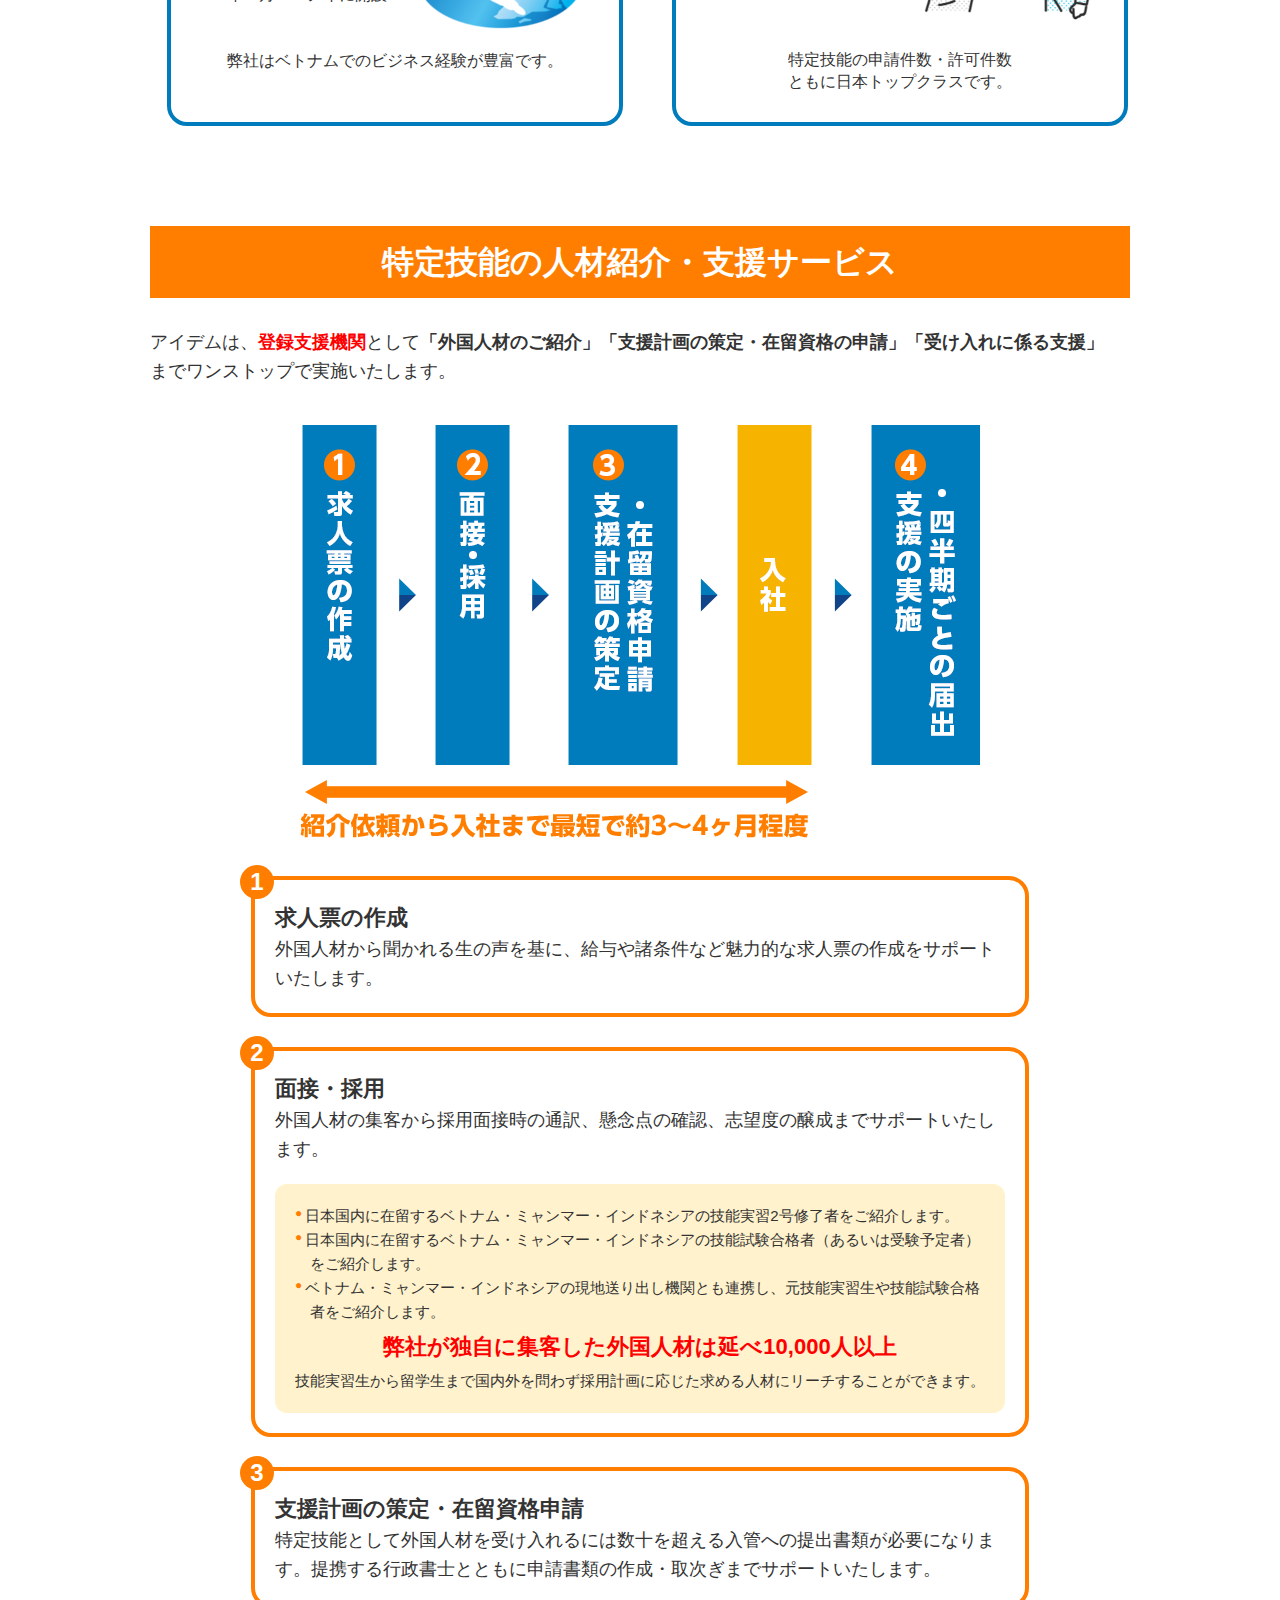
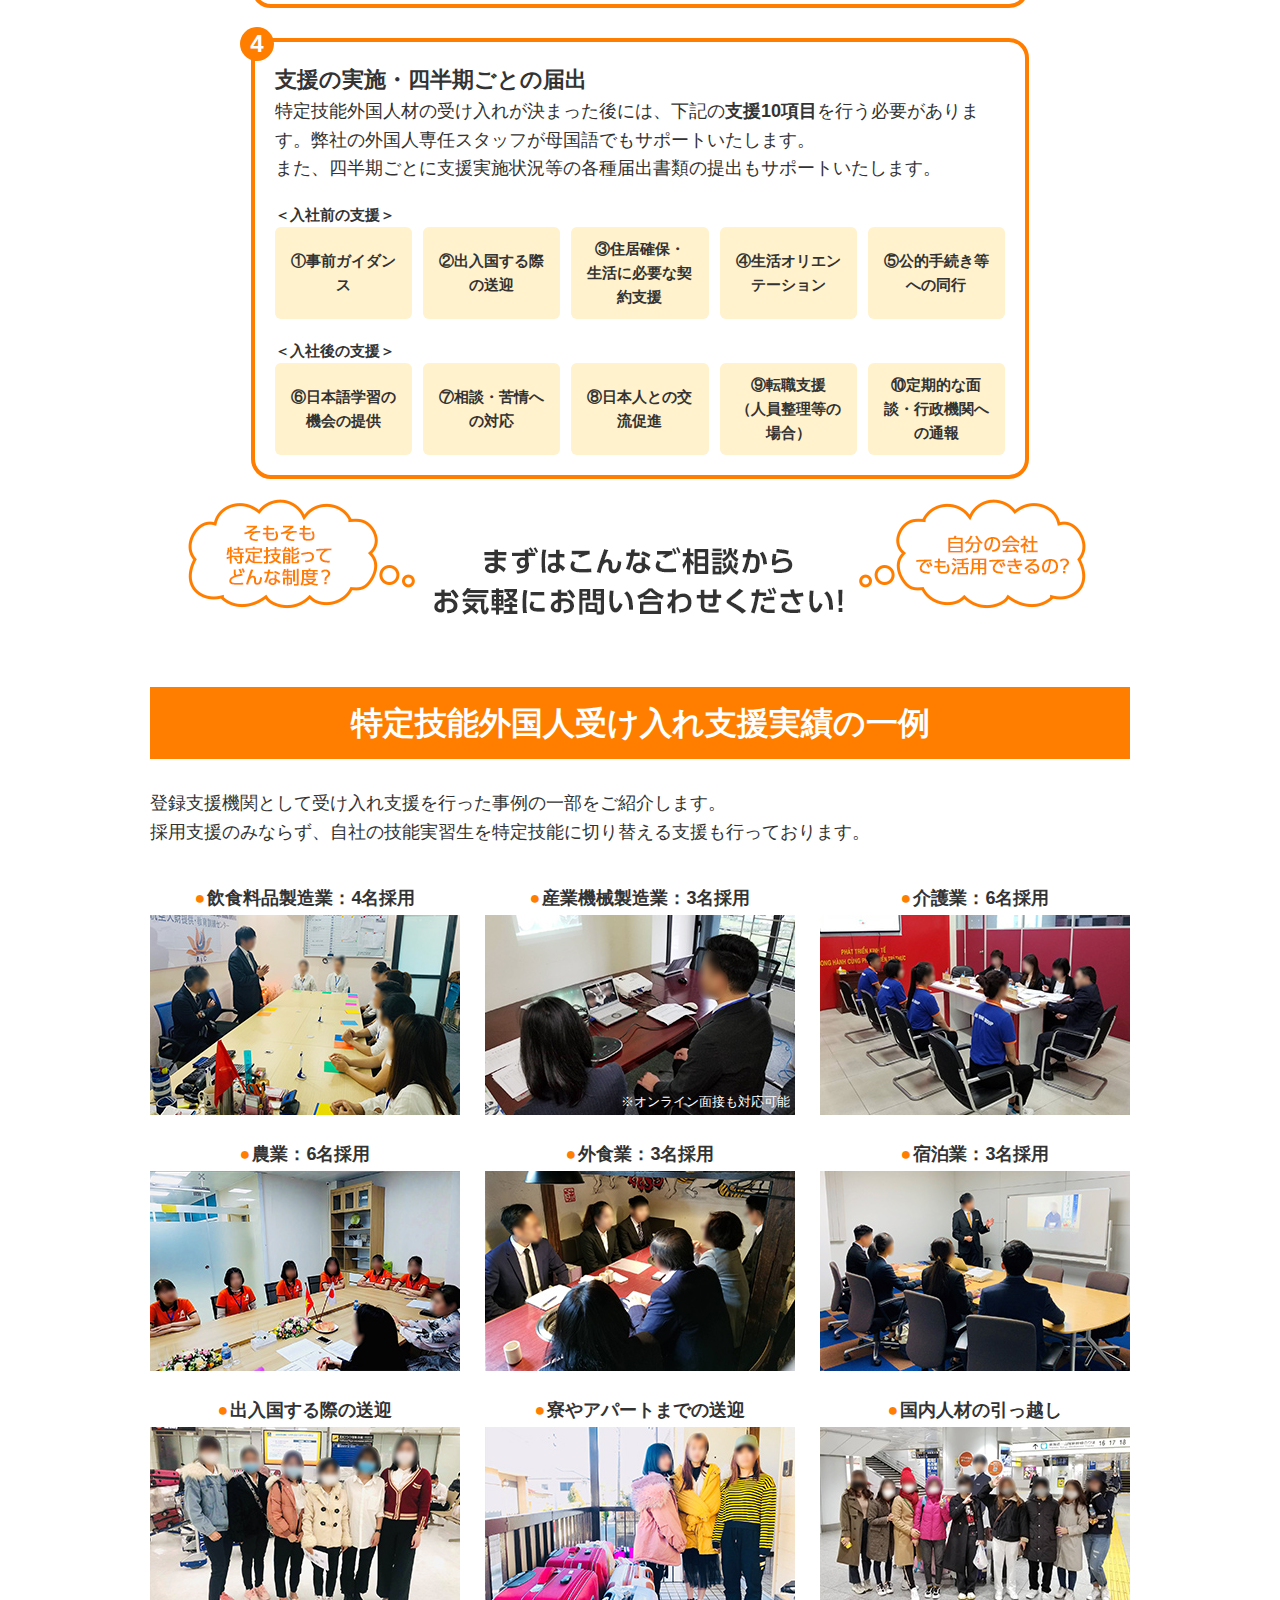
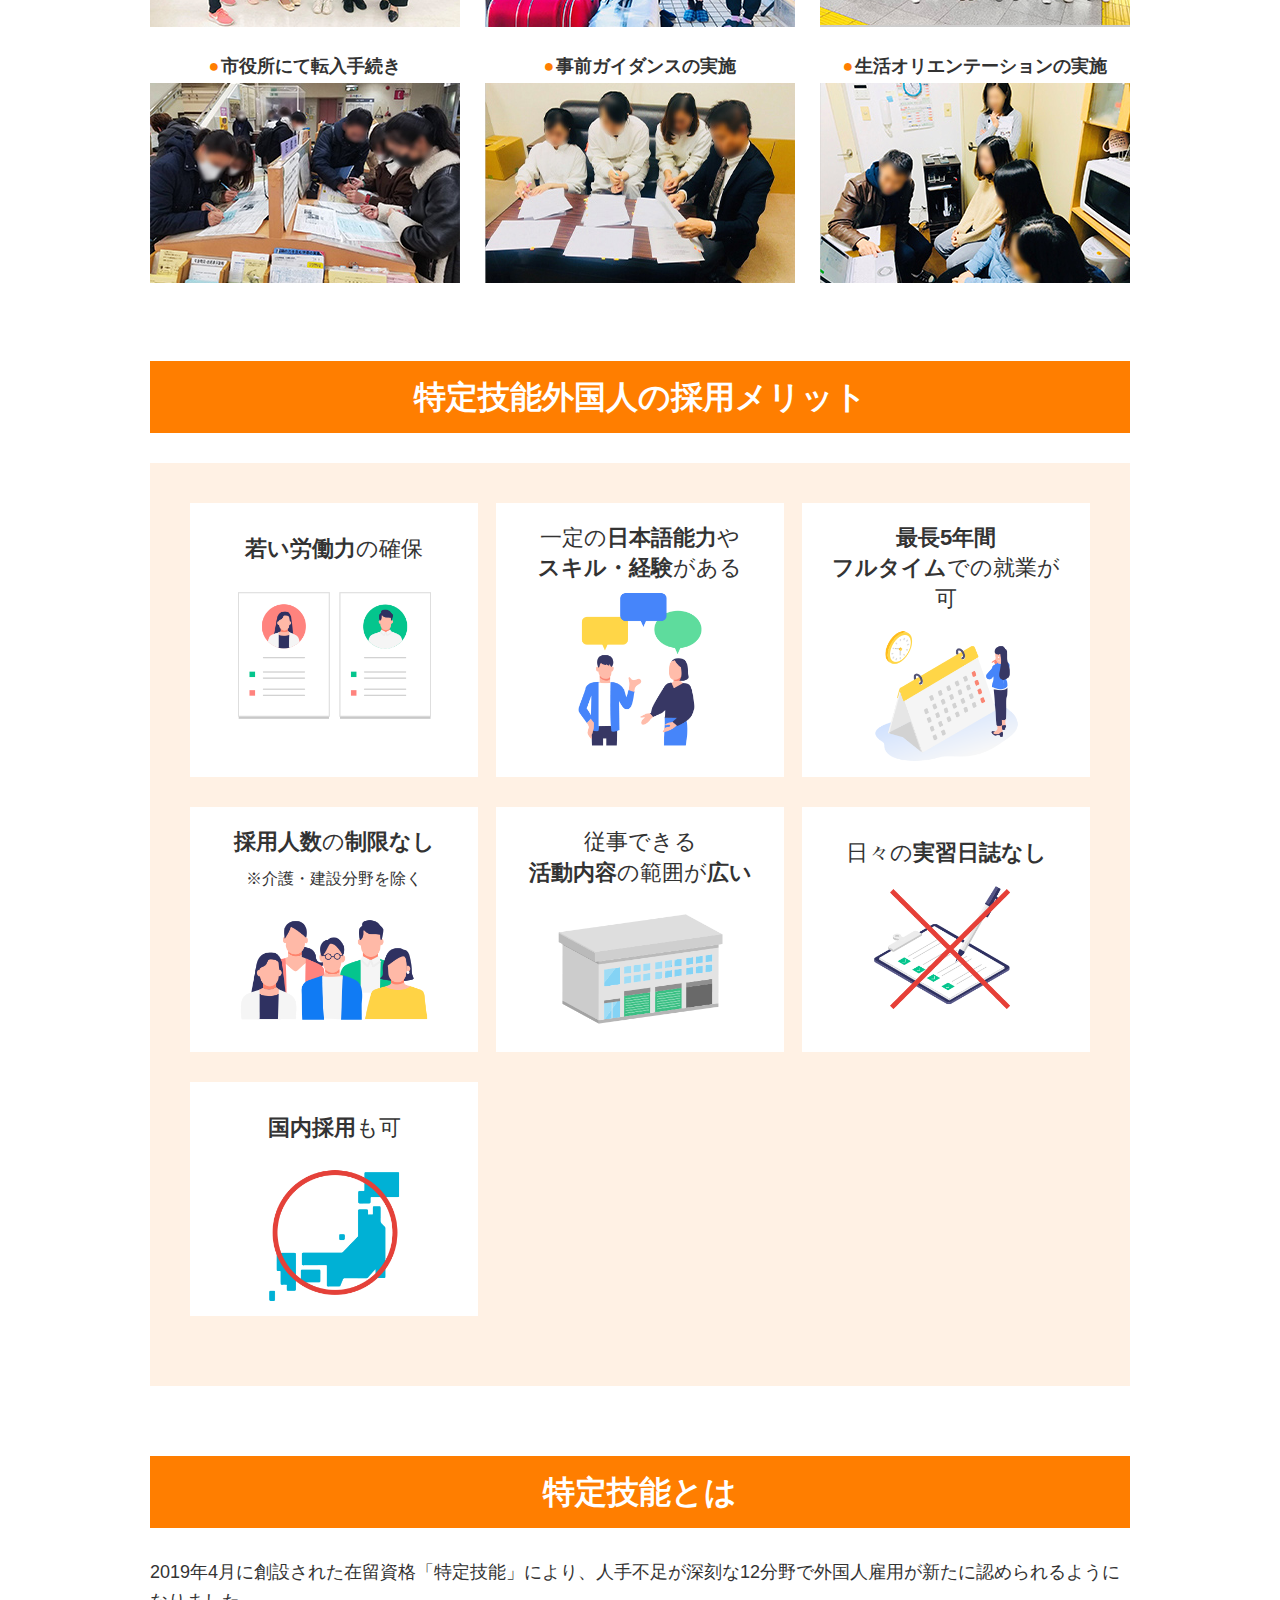
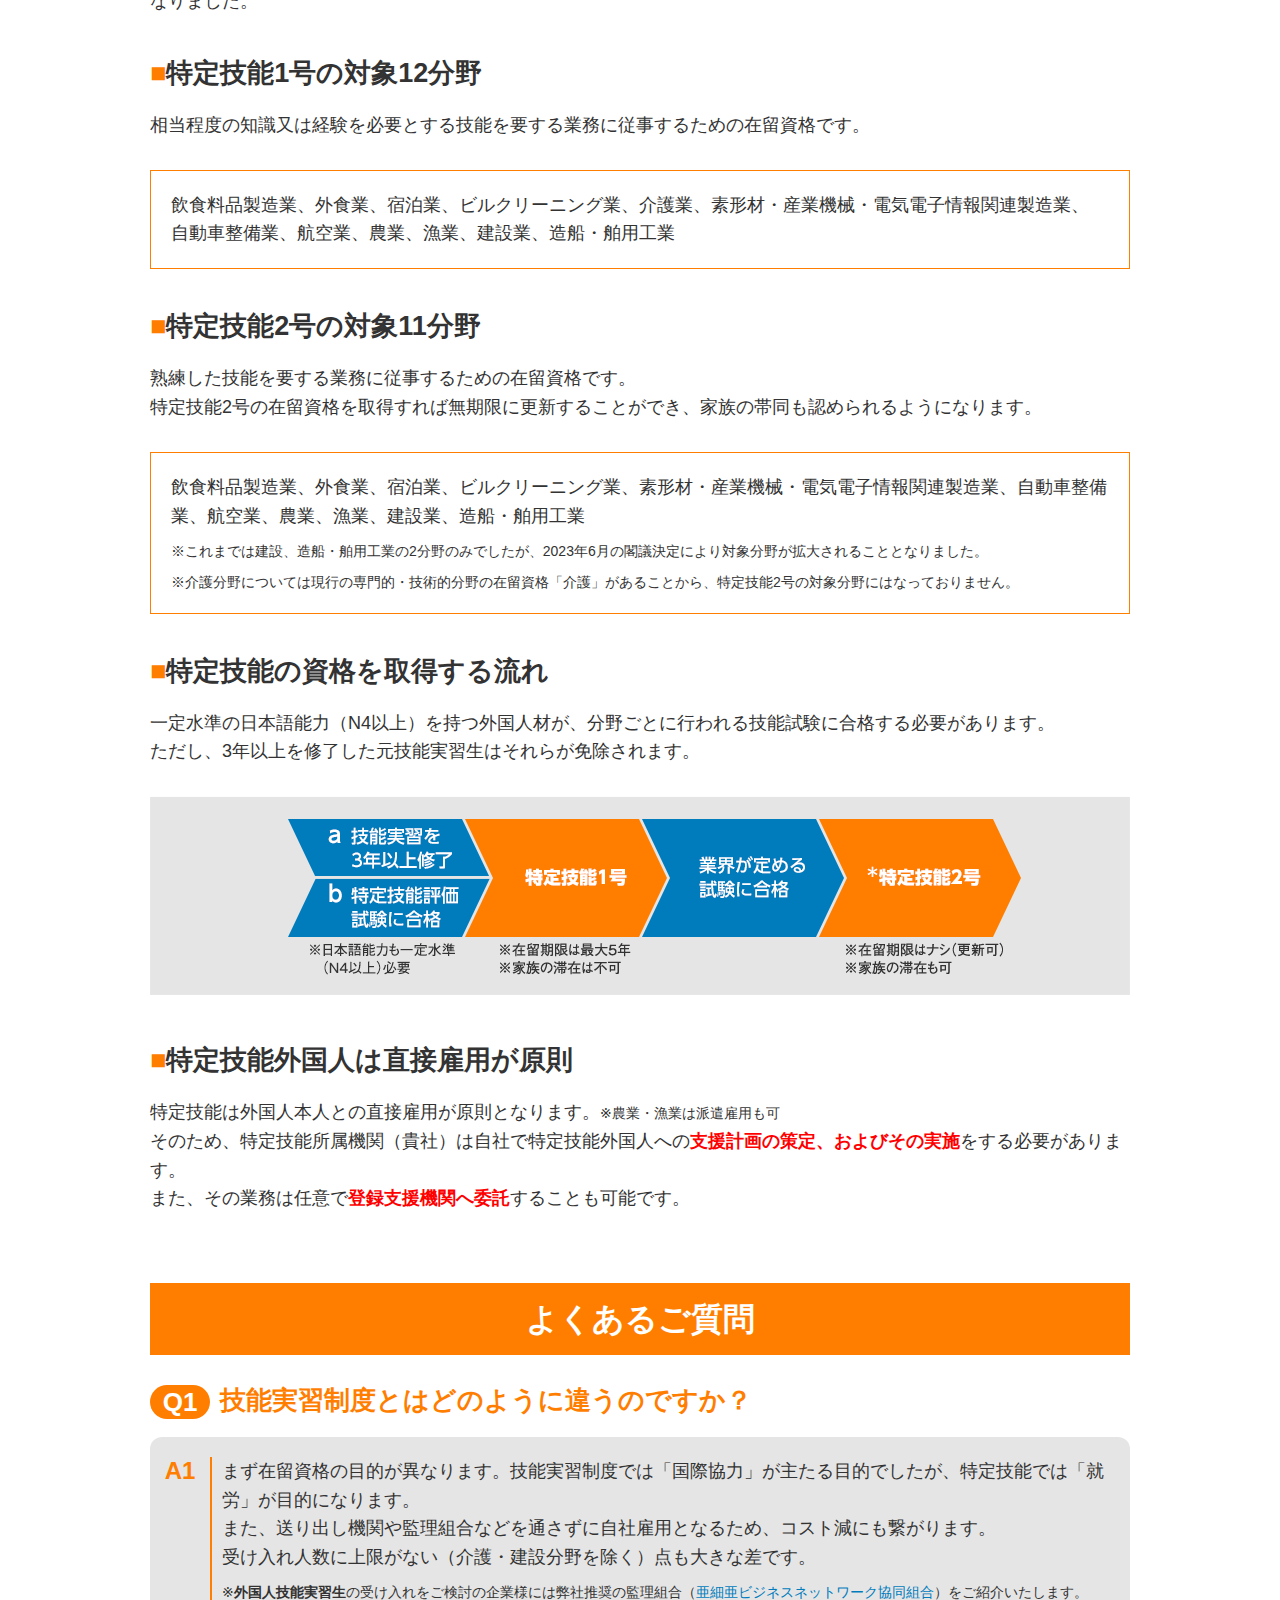
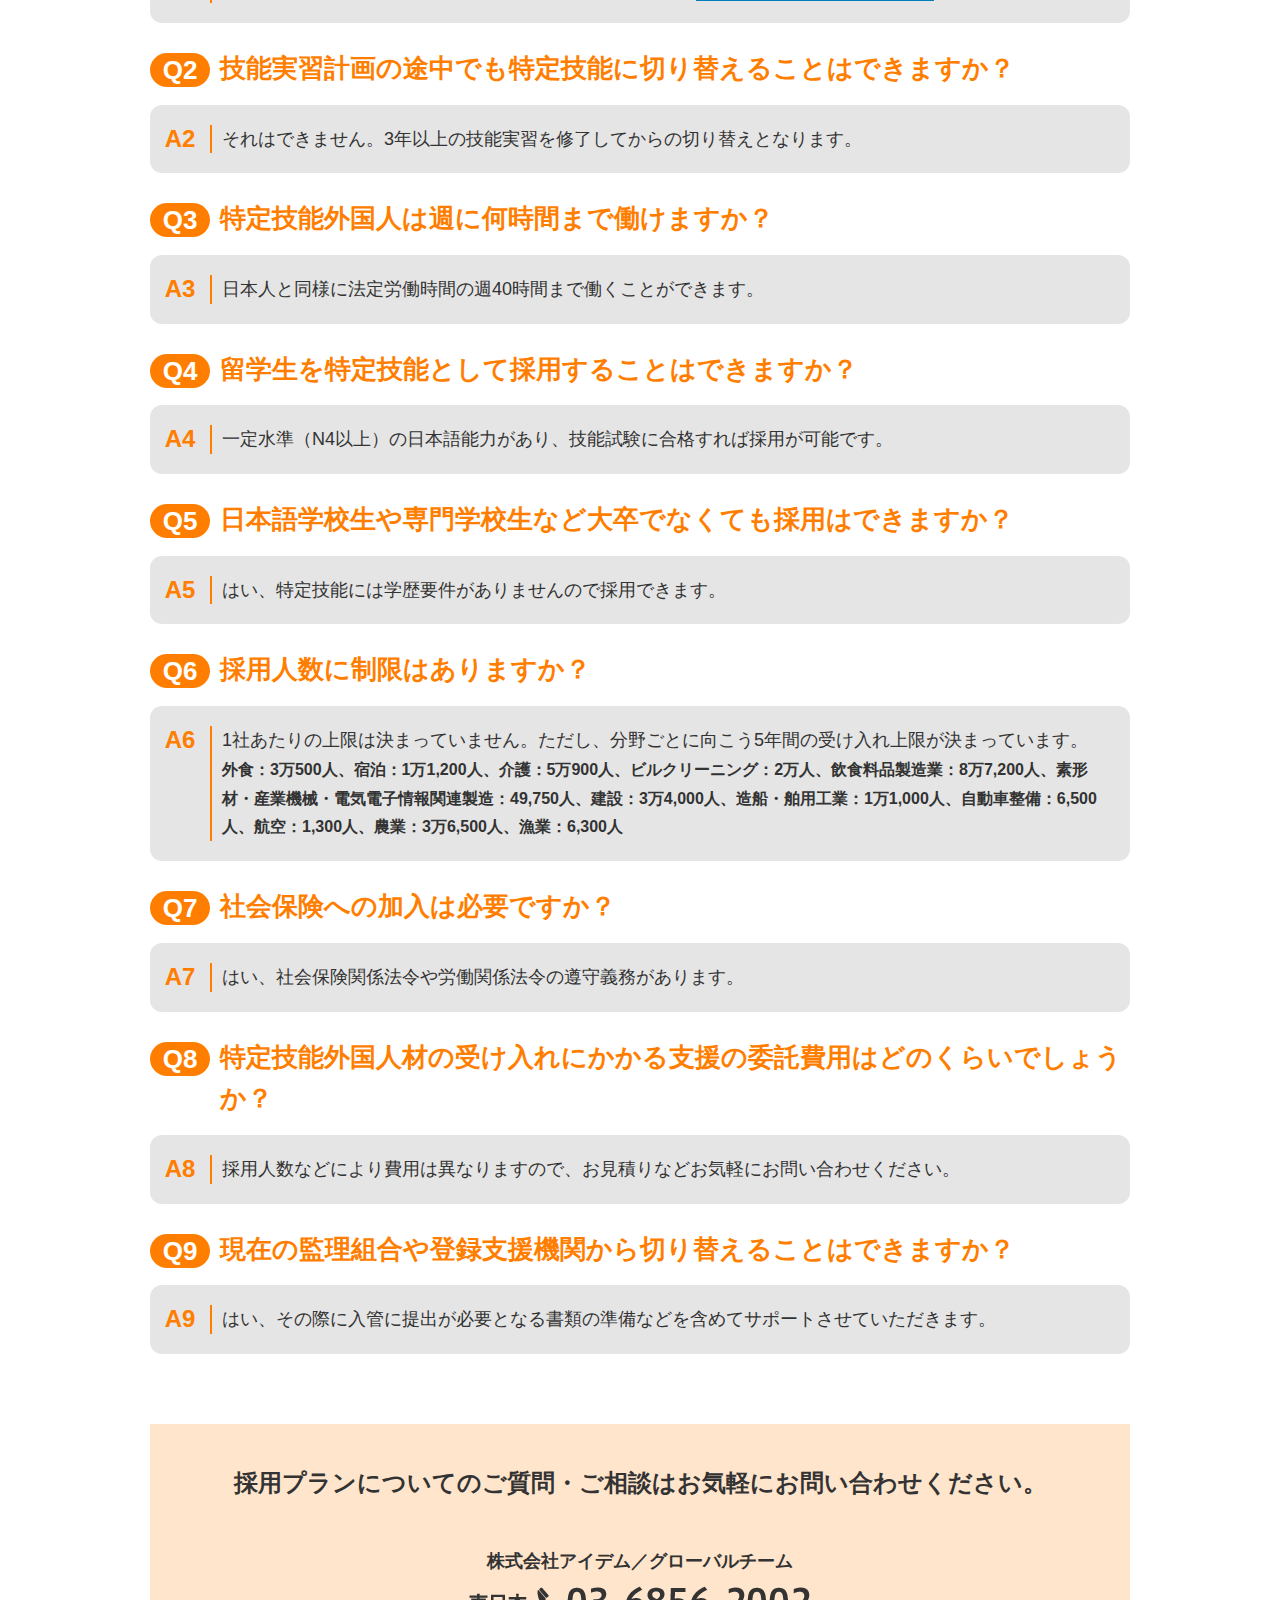
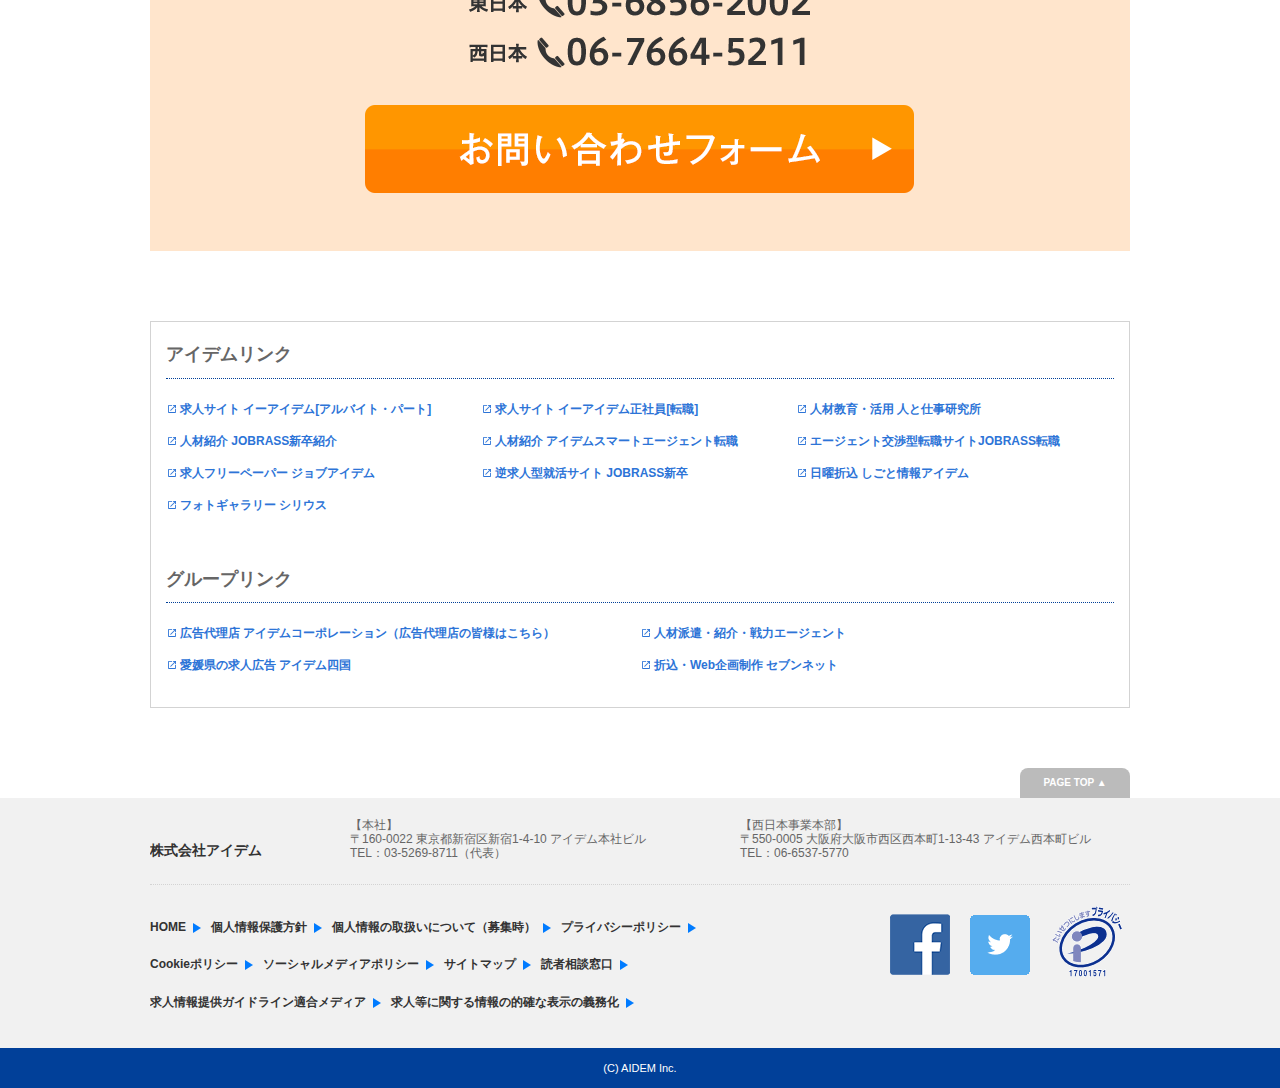
<file: global/tokutei-ginou/index.html>
<!doctype html>
<html>
	
<head>
    <meta charset="utf-8">
    <meta http-equiv="X-UA-Compatible" content="IE=edge">
    <meta name="author" content="Copyright(C) AIDEM Inc.">
    <meta name="keywords" content="特定技能外国人,グローバル,在留資格認定証明書,面接会イベント,求人広告,AIDEM,株式会社アイデム">
    <meta name="description" content="アイデムは、登録支援機関として外国人材のご紹介から申請書類関係のサポート・入社後のフォローまで実施します。ベトナム・ミャンマー・インドネシアの留学生を中心に技能試験を受験した方、あるいはその合格者をご紹介します。">
    <meta property="og:title" content="特定技能外国人採用プラン｜求人広告のアイデム - AiDEM -">
    <meta property="og:type" content="website">
    <meta property="og:description" content="アイデムは、登録支援機関として外国人材のご紹介から申請書類関係のサポート・入社後のフォローまで実施します。ベトナム・ミャンマー・インドネシアの留学生を中心に技能試験を受験した方、あるいはその合格者をご紹介します。">
    <meta property="og:url" content="https://www.aidem.co.jp/index.html">
    <meta property="og:image" content="https://www.aidem.co.jp/img/img-ogp.jpg">
    <meta property="og:site_name" content="求人広告のアイデム -AiDEM-">
    <link rel="home" href="https://www.aidem.co.jp/index.html">
    <link rel="index" href="https://www.aidem.co.jp/sitemap/index.html">
    <link rel="shortcut icon" href="../../img/fav_aidem.ico">
    <!-- googlefont -->
    <link href="https://fonts.googleapis.com/css?family=Noto+Sans+JP:500,900&display=swap&subset=japanese" rel="stylesheet">
    <!-- js -->
    <script src="../../js/viewport.js"></script>
    <script src="../../js/jquery-1.11.2.min.js"></script>
    <script src="../../js/jquery-ui.min.js"></script>
    <script src="../../js/common.js"></script>
    <script src="js/tokutei-ginou.js"></script>
    <!--[if lt IE 9]>
    <script src="/js/html5shiv.min.js"></script>
    <![endif]-->
    <title>特定技能外国人採用プラン｜求人広告のアイデム - AiDEM -</title>
    <!-- css -->
    <link rel="stylesheet" href="../../css/common.css">
    <link rel="stylesheet" href="../css/plan_reset.css">
    <link rel="stylesheet" href="../css/plan_common.css">
    <link rel="stylesheet" href="css/tokutei-ginou_common.css">
    <!-- sp_css読み込み -->
    <script>
        var isSP = (window.navigator.userAgent.indexOf('iPhone') > 0) || (window.navigator.userAgent.indexOf('iPod') > 0) || (navigator.userAgent.indexOf('Android') > 0 && navigator.userAgent.indexOf('Mobile') > 0);
        if (isSP) {
            document.write('<link rel="stylesheet" href="../../css/sp.css">', '<link rel="stylesheet" href="../css/plan_sp.css">', '<link rel="stylesheet" href="css/tokutei-ginou_sp.css">');
        }

    </script>
    <!-- UniversalAnalytics -->
    <!-- GoogleAnalytics & Google Tag Manager-->
<script>
var gaid="";var host=location.host;var subdomain=host.slice(0,3);switch(subdomain){case"www":gaid="UA-24784842-2";break;case"prd":case"stg":case"dev":gaid="UA-24784842-9";break;default:gaid="";break}(function(d,e,j,h,f,c,b){d.GoogleAnalyticsObject=f;d[f]=d[f]||function(){(d[f].q=d[f].q||[]).push(arguments)},d[f].l=1*new Date();c=e.createElement(j),b=e.getElementsByTagName(j)[0];c.async=1;c.src=h;b.parentNode.insertBefore(c,b)})(window,document,"script","https://www.google-analytics.com/analytics.js","ga");ga("create",gaid,"auto");ga("require","linkid","linkid.js");ga("send","pageview");
(function(b,m,h,a,g){b[a]=b[a]||[];b[a].push({"gtm.start":new Date().getTime(),event:"gtm.js"});var k=m.getElementsByTagName(h)[0],e=m.createElement(h),c=a!="dataLayer"?"&l="+a:"";e.async=true;e.src="https://www.googletagmanager.com/gtm.js?id="+g+c;k.parentNode.insertBefore(e,k)})(window,document,"script","dataLayer","GTM-5QTQ8RC");
</script>
</head>

<body id="page-index">
    <div id="wrapper">
        <div id="container">
            <a id="header"></a>
            <div class="header">
                <header class="clearfix">
                    <div class="logo"><a href="https://www.aidem.co.jp/global/index.html"><img src="../img/plan_logo_global.png" alt="アイデムグローバル"></a>
                    </div>
                    <div class="pc">
                        <div class="tel_number">
                            <span class="free">相談無料！</span>
                            <img src="../img/tel.png" alt="東日本 03-6856-2002、西日本　06-7664-5211">
                            <a href="https://go.aidem.co.jp/l/394212/2018-09-19/g4glhl" class="contact" onclick="dataLayer.push({'event': 'gaEvent', 'eventCategory': 'aidem-global-ginou_link', 'eventAction': 'click', 'eventLabel': 'contact_top', 'nonInteraction': true});">お問い合わせ</a>
                        </div>
                    </div>
                </header>
                <div class="clearfix">
                    <div id="nav_toggle">
                        <div>
                            <span></span>
                            <span></span>
                            <span></span>
                        </div>
                    </div>
                    <nav id="nav">
                        <ul>
                            <li><a href="index.html#reason">アイデムが<br class="sp_none">選ばれる理由</a></li>
                            <li><a href="index.html#service">人材紹介・<br class="sp_none">支援サービス</a></li>
                            <li><a href="index.html#performance">受け入れ<br class="sp_none">支援実績の一例</a></li>
                            <li><a href="index.html#merit">メリット</a></li>
                            <li><a href="index.html#tokuteiginou">特定技能とは</a></li>
                            <li><a href="index.html#question">よくあるご質問</a></li>
                            <li class="tel">
                                <span class="free">相談無料！</span>
                                <div>
                                    <a href="tel:0368562002"><img src="../img/tel_east.png" alt="東日本 03-6856-2002" /></a><a href="tel:0676645211"><img src="../img/tel_west.png" alt="西日本 06-7664-5211" /></a>
                                </div>
                            </li>
                            <li class="contact"><a href="https://go.aidem.co.jp/l/394212/2018-09-19/g4glhl" onclick="dataLayer.push({'event': 'gaEvent', 'eventCategory': 'aidem-global-ginou_link', 'eventAction': 'click', 'eventLabel': 'contact_menu', 'nonInteraction': true});">お問い合わせ</a></li>
                        </ul>
                    </nav>
                </div>
            </div>
            <section>
                <div id="main">
                    <div class="kv">
                        <div class="inner">
                            <h1>“特定技能”<br>外国人材のご紹介・<br>受け入れ支援</h1>
                            <p class="copy">「元技能実習生を採用したい」<br>「外国人留学生を採用したい」<br>こんな考えをお持ちではないですか？</p>
                            <div class="flex_copy">
                                <div class="catch_copy">
                                    <div class="flag"><img src="img/pic_vietnam.png" alt="ベトナム"><img src="img/pic_myanmar.png" alt="ミャンマー"><img src="img/pic_indonesia.png" alt="インドネシア"></div>
                                    <p class="copy">ベトナム・ミャンマー・インドネシアの<br><span class="fontBold">人材採用</span>なら<br class="small_sp_only"><span class="fontBold fontRed">登録支援機関のアイデム</span>へ<span class="text_number">登録支援機関登録番号：19登-000325</span></p>
                                </div>
                                <div class="red_circle">
                                    <p><span class="text_circle">内定実績<br><span>1</span>,<span>588</span>名</span></p>
                                    <p><span class="text_circle">入社実績<br><span>1</span>,<span>319</span>名</span></p>
                                </div>
                                <p class="note">（2023年6月30日現在）</p>
                            </div>
                        </div>
                    </div>
                </div>
				
                <!-- 特定技能でアイデムが選ばれる理由 -->
                <section id="reason" class="section">
                    <h2>特定技能でアイデムが選ばれる理由</h2>
                    <p class="text_reason">アイデムグローバルの6つの強みをご紹介します。</p>
                    <ol class="cont_reason">
                        <li><div class="flex_box"><img src="img/ph_reason01.png" width="" height="" alt=""/>
                            <p>人材サービス<br class="pc">として<span class="fontBold">創業50年</span><br><span class="line-spacing"><span class="fontBold">行政機関</span>との<br class="pc">協力実績も多数</span></p>
							</div>
							<div class="notes">大手企業様～中堅・中小企業様まで<br class="pc">約25万社とのお取引があります。</div>
                        </li>
                        <li><div class="flex_box"><img src="img/ph_reason02.png" width="" height="" alt=""/>
                            <p>特定技能の<br class="tab_none"><span class="fontBold">豊富な支援実績</span><br><span class="line-spacing">高度人材の<br class="tab_none"><span class="fontBold">ご紹介実績も多数</span></span></p>
							</div>
							<div class="notes">経験値が高く、<br class="pc tab">課題解決への対処が的確です。</div>
                        </li>
                        <li>
                            <div class="flex_box"><img src="img/ph_reason03.png" width="" height="" alt=""/>
                            <p><span class="fontBold">各地域に<br class="pc">支援担当者</span>を配置<br><span class="line-spacing">全国の拠点で<br><span class="fontBold">スピード対応</span></span></p>
							</div>
							<div class="notes">主に関東・関西・東海のエリア<br class="pc">に対応しています。</div>
                        </li>
                        <li>
                            <div class="flex_box"><img src="img/ph_reason04.png" width="" height="" alt=""/>
                            <p><span class="fontBold">外国人専任<br class="pc">スタッフ</span>が<br class="pc">集客から支援まで<br class="pc">一貫してサポート</p></div>
							<div class="notes">母国語でのコミュニケーションにより<br class="pc">人材とも近い距離感を保っています。</div>
                        </li>
                        <li>
                            <div class="flex_box"><img src="img/ph_reason05.png" width="" height="" alt=""/>
                            <p><span class="fontBold">国内・海外を<br class="pc">問わず</span>人材集客可能<br><span class="notes">ベトナム駐在員事務所<br>2020年11月：ハノイに開設</span></p></div>
							<div class="notes">弊社はベトナムでのビジネス経験が豊富です。</div>
                        </li>
                        <li>
                            <div class="flex_box"><img src="img/ph_reason06.png" width="" height="" alt=""/>
                            <p>経験豊富な<br><span class="fontBold">行政書士と提携</span></p></div>
							<div class="notes">特定技能の申請件数・許可件数<br class="pc">ともに日本トップクラスです。</div>
                        </li>
                    </ol>
                </section>
                <!-- .section -->
				
                <!-- 特定技能の人材紹介・支援サービス -->
                <section id="service" class="section">
                    <h2>特定技能の人材紹介・支援サービス</h2>
                    <p class="text_service">アイデムは、<span class="fontRed">登録支援機関</span>として<span class="fontBold">「外国人材のご紹介」「支援計画の策定・在留資格の申請」「受け入れに係る支援」</span><br class="pc">までワンストップで実施いたします。</p>
                    <div class="flow_service">
                        <img src="img/admission_flow.png" alt="特定技能外国人受け入れの流れの図" />
                        <ol>
                            <li>
                                <dl>
                                    <dt>求人票の作成</dt>
                                    <dd>外国人材から聞かれる生の声を基に、給与や諸条件など魅力的な求人票の作成をサポートいたします。</dd>
                                </dl>
                            </li>
                            <li>
                                <dl>
                                    <dt>面接・採用</dt>
                                    <dd>外国人材の集客から採用面接時の通訳、懸念点の確認、志望度の醸成までサポートいたします。</dd>
                                </dl>
                                <div class="cont_support">
                                    <ul>
                                        <li>日本国内に在留するベトナム・ミャンマー・インドネシアの技能実習2号修了者をご紹介します。</li>
                                        <li>日本国内に在留するベトナム・ミャンマー・インドネシアの技能試験合格者（あるいは受験予定者）をご紹介します。</li>
                                        <li>ベトナム・ミャンマー・インドネシアの現地送り出し機関とも連携し、元技能実習生や技能試験合格者をご紹介します。</li>
                                    </ul>
                                    <p class="text_support_strong">弊社が独自に集客した外国人材は<br class="sp">延べ10,000人以上</p>
                                    <p class="text_support_comment">技能実習生から留学生まで国内外を問わず採用計画に応じた求める人材にリーチすることができます。
</p>
                                </div>
                            </li>
                            <li>
                                <dl>
                                    <dt>支援計画の策定・在留資格申請</dt>
                                    <dd>特定技能として外国人材を受け入れるには数十を超える入管への提出書類が必要になります。提携する行政書士とともに申請書類の作成・取次ぎまでサポートいたします。</dd>
                                </dl>
                            </li>
                            <li>
                                <dl>
                                    <dt>支援の実施・四半期ごとの届出</dt>
                                    <dd>特定技能外国人材の受け入れが決まった後には、下記の<span class="fontBold">支援10項目</span>を行う必要があります。弊社の外国人専任スタッフが母国語でもサポートいたします。<br>また、四半期ごとに支援実施状況等の各種届出書類の提出もサポートいたします。</dd>
                                </dl>
                                <ul class="service_cont">
                                    <li>
                                        <p class="fontBold">＜入社前の支援＞</p>
                                        <div class="flex_box">
                                            <div class="inner_bg02">
                                                <p class="mb0">①事前ガイダンス</p>
                                            </div>
                                            <div class="inner_bg02">
                                                <p class="mb0">②出入国する際の送迎</p>
                                            </div>
                                            <div class="inner_bg02">
                                                <p class="mb0">③住居確保・<br class="pc">生活に必要な契約支援</p>
                                            </div>
                                            <div class="inner_bg02">
                                                <p class="mb0">④生活オリエンテーション</p>
                                            </div>
                                            <div class="inner_bg02">
                                                <p class="mb0">⑤公的手続き等への同行</p>
                                            </div>
                                        </div>
                                    </li>
                                    <li class="mt20">
                                        <p class="fontBold">＜入社後の支援＞</p>
                                        <div class="flex_box">
                                            <div class="inner_bg02">
                                                <p class="mb0">⑥日本語学習の<br>機会の提供</p>
                                            </div>
                                            <div class="inner_bg02">
                                                <p class="mb0">⑦相談・苦情への対応</p>
                                            </div>
                                            <div class="inner_bg02">
                                                <p class="mb0">⑧日本人との交流促進</p>
                                            </div>
                                            <div class="inner_bg02">
                                                <p class="mb0">⑨転職支援<br>（人員整理等の場合）</p>
                                            </div>
                                            <div class="inner_bg02">
                                                <p class="mb0">⑩定期的な面談・行政機関への通報</p>
                                            </div>
                                        </div>
                                    </li>
                                </ul>
                            </li>
                        </ol>
                    </div>
                    <p class="text_inquiry">まずはこんなご相談からお気軽にお問い合わせください！</p>
                </section>
				<!-- .section -->
				
                <!-- 特定技能外国人受け入れ支援実績 -->
                <section id="performance" class="section">
                    <h2>特定技能外国人受け入れ支援実績の一例</h2>
                    <p class="text_performance">登録支援機関として受け入れ支援を行った事例の一部をご紹介します。<br>採用支援のみならず、自社の技能実習生を特定技能に切り替える支援も行っております。</p>
                    <ul class="cont_performance">
                        <li><span class="caption_performance">飲食料品製造業：<br class="sp_only">4名採用</span><img src="img/ph_job01.jpg" alt="飲食料品製造業"></li>
                        <li><span class="caption_performance">産業機械製造業：<br class="sp_only">3名採用</span>
                            <span class="img_wrap">
                                <img src="img/ph_job02.jpg" alt="産業機械製造業"><span class="img_text">※オンライン面接も対応可能</span>
                            </span></li>
                        <li><span class="caption_performance">介護業：6名採用</span><img src="img/ph_job03.jpg" alt="介護業"></li>
                        <li><span class="caption_performance">農業：6名採用</span><img src="img/ph_job04.jpg" alt="農業"></li>
                        <li><span class="caption_performance">外食業：3名採用</span><img src="img/ph_job05.jpg" alt="外食業"></li>
                        <li><span class="caption_performance">宿泊業：3名採用</span><img src="img/ph_job06.jpg" alt="宿泊業"></li>
                        <li><span class="caption_performance">出入国する際の送迎</span><img src="img/ph_job07.jpg" alt="出入国する際の送迎"></li>
                        <li><span class="caption_performance">寮やアパートまでの送迎</span><img src="img/ph_job08.jpg" alt="寮やアパートまでの送迎"></li>
                        <li><span class="caption_performance">国内人材の引っ越し</span><img src="img/ph_job09.jpg" alt="国内人材の引っ越し"></li>
                        <li><span class="caption_performance">市役所にて転入手続き</span><img src="img/ph_job10.jpg" alt="市役所にて転入手続き"></li>
                        <li><span class="caption_performance">事前ガイダンスの実施</span><img src="img/ph_job11.jpg" alt="事前ガイダンスの実施"></li>
                        <li><span class="caption_performance">生活オリエンテーションの実施</span><img src="img/ph_job12.jpg" alt="生活オリエンテーションの実施"></li>
                    </ul>
                </section>
                <!-- .section -->
				
                <!-- 特定技能外国人の採用メリット -->
                <section id="merit" class="section">
                    <h2>特定技能外国人の採用メリット</h2>
                    <div class="cont_merit">
                        <ul>
                            <li>
                                <div class="text-oneline"><span class="fontBold">若い労働力</span>の確保</div><img src="img/pic-merit01.png" alt="若い労働力の確保">
                            </li>
                            <li>一定の<span class="fontBold">日本語能力</span>や<br><span class="fontBold">スキル・経験</span>がある<img src="img/pic-merit02.png" alt="日本語能力やスキル・経験がある"></li>
                            <li><span class="fontBold">最長5年間<br>フルタイム</span>での就業が可<img src="img/pic-merit03.png" alt="最長5年間フルタイムでの就業が可"></li>
                            <li><span class="fontBold">採用人数</span>の<span class="fontBold">制限なし</span><br><span class="notes">※介護・建設分野を除く</span><img src="img/pic-merit04.png" alt="採用人数の制限なし"></li>
                            <li>従事できる<br><span class="fontBold">活動内容</span>の範囲が<span class="fontBold">広い</span><img src="img/pic-merit05.png" alt="従事できる活動内容の範囲が広い"></li>
                            <li><div class="text-oneline">日々の<span class="fontBold">実習日誌なし<img src="img/pic-merit06.png" alt="日々の実習日誌なし"></span></div></li>
                            <li><div class="text-oneline"><span class="fontBold">国内採用</span>も可</div><img src="img/pic-merit07.png" alt="国内採用も可"></li>
                        </ul>
                    </div>
                </section>
                <!-- .section -->
				
                <!-- 特定技能とは -->
                <section id="tokuteiginou" class="section">
                    <h2>特定技能とは</h2>
                    <p>2019年4月に創設された在留資格「特定技能」により、人手不足が深刻な12分野で外国人雇用が新たに認められるようになりました。</p>
                    <h3>特定技能1号の対象12分野</h3>
					<p>相当程度の知識又は経験を必要とする技能を要する業務に従事するための在留資格です。</p>
                    <div class="industries">
					<p>飲食料品製造業、外食業、宿泊業、ビルクリーニング業、介護業、素形材・産業機械・電気電子情報関連製造業、<br class="pc">自動車整備業、航空業、農業、漁業、建設業、造船・舶用工業</p></div>
                    <h3>特定技能2号の対象11分野</h3>
					<p>熟練した技能を要する業務に従事するための在留資格です。<br>
特定技能2号の在留資格を取得すれば無期限に更新することができ、家族の帯同も認められるようになります。</p>
                    <div class="industries"><p>飲食料品製造業、外食業、宿泊業、ビルクリーニング業、素形材・産業機械・電気電子情報関連製造業、自動車整備業、航空業、農業、漁業、建設業、造船・舶用工業</p>
					<p  class="notice">※これまでは建設、造船・舶用工業の2分野のみでしたが、2023年6月の閣議決定により対象分野が拡大されることとなりました。</p>
					<p  class="notice">※介護分野については現行の専門的・技術的分野の在留資格「介護」があることから、特定技能2号の対象分野にはなっておりません。</p>
					</div>
					
                    <h3>特定技能の資格を取得する流れ</h3>
                    <p>一定水準の日本語能力（N4以上）を持つ外国人材が、分野ごとに行われる技能試験に合格する必要があります。<br>ただし、3年以上を修了した元技能実習生はそれらが免除されます。</p>
                    <div class="pc"><img src="img/special_flow_pc.png" alt="特定技能の資格を取得する流れの図" /></div>
                    <div class="sp fig_ginou"><img src="img/special_flow_sp.png" alt="特定技能の資格を取得する流れの図" /></div>
                    <h3>特定技能外国人は直接雇用が原則</h3>
                    <p class="mb0">特定技能は外国人本人との直接雇用が原則となります。<span class="notice">※農業・漁業は派遣雇用も可</span><br>そのため、特定技能所属機関（貴社）は自社で特定技能外国人への<span class="fontRed">支援計画の策定、およびその実施</span>をする必要があります。<br>また、その業務は任意で<span class="fontRed">登録支援機関へ委託</span>することも可能です。</p>
                </section>
                <!-- .section -->
				
                <!-- よくあるご質問 -->
                <section id="question" class="section">
                    <h2>よくあるご質問</h2>
                    <dl>
                        <dt><span>Q1</span>
                            <p>技能実習制度とはどのように違うのですか？</p>
                        </dt>
                        <dd><span>A1</span>
                            <p>まず在留資格の目的が異なります。技能実習制度では「国際協力」が主たる目的でしたが、特定技能では「就労」が目的になります。<br>また、送り出し機関や監理組合などを通さずに自社雇用となるため、コスト減にも繋がります。<br>受け入れ人数に上限がない（介護・建設分野を除く）点も大きな差です。</p>
                            <p class="notice">※<em>外国人技能実習生</em>の受け入れをご検討の企業様には弊社推奨の監理組合（<a href="https://job-gear.net/abnc/" target="_blank" rel="nofollow noopener">亜細亜ビジネスネットワーク協同組合</a>）をご紹介いたします。</p>
                        </dd>
                    </dl>
                    <dl>
                        <dt><span>Q2</span>
                            <p>技能実習計画の途中でも特定技能に切り替えることはできますか？</p>
                        </dt>
                        <dd><span>A2</span>
                            <p>それはできません。3年以上の技能実習を修了してからの切り替えとなります。</p>
                        </dd>
                    </dl>
                    <dl>
                        <dt><span>Q3</span>
                            <p>特定技能外国人は週に何時間まで働けますか？</p>
                        </dt>
                        <dd><span>A3</span>
                            <p>日本人と同様に法定労働時間の週40時間まで働くことができます。</p>
                        </dd>
                    </dl>
                    <dl>
                        <dt><span>Q4</span>
                            <p>留学生を特定技能として採用することはできますか？</p>
                        </dt>
                        <dd><span>A4</span>
                            <p>一定水準（N4以上）の日本語能力があり、技能試験に合格すれば採用が可能です。</p>
                        </dd>
                    </dl>
                    <dl>
                        <dt><span>Q5</span>
                            <p>日本語学校生や専門学校生など大卒でなくても採用はできますか？</p>
                        </dt>
                        <dd><span>A5</span>
                            <p>はい、特定技能には学歴要件がありませんので採用できます。</p>
                        </dd>
                    </dl>
                    <dl>
                        <dt><span>Q6</span>
                            <p>採用人数に制限はありますか？</p>
                        </dt>
                        <dd><span>A6</span>
                            <p>1社あたりの上限は決まっていません。ただし、分野ごとに向こう5年間の受け入れ上限が決まっています。<br>
                                <em>外食：3万500人、宿泊：1万1,200人、介護：5万900人、ビルクリーニング：2万人、飲食料品製造業：8万7,200人、素形材・産業機械・電気電子情報関連製造：49,750人、建設：3万4,000人、造船・舶用工業：1万1,000人、自動車整備：6,500人、航空：1,300人、農業：3万6,500人、漁業：6,300人</em></p>
                        </dd>
                    </dl>
                    <dl>
                        <dt><span>Q7</span>
                            <p>社会保険への加入は必要ですか？</p>
                        </dt>
                        <dd><span>A7</span>
                            <p>はい、社会保険関係法令や労働関係法令の遵守義務があります。</p>
                        </dd>
                    </dl>
                    <dl>
                        <dt><span>Q8</span>
                            <p>特定技能外国人材の受け入れにかかる支援の委託費用はどのくらいでしょうか？</p>
                        </dt>
                        <dd><span>A8</span>
                            <p>採用人数などにより費用は異なりますので、お見積りなどお気軽にお問い合わせください。</p>
                        </dd>
                    </dl>
                    <dl>
                        <dt><span>Q9</span>
                            <p>現在の監理組合や登録支援機関から切り替えることはできますか？</p>
                        </dt>
                        <dd><span>A9</span>
                            <p>はい、その際に入管に提出が必要となる書類の準備などを含めてサポートさせていただきます。</p>
                        </dd>
                    </dl>
                </section>
                <!-- .section -->
				
                <section id="form">
                    <h3>採用プランについてのご質問・ご相談は<br class="sp">お気軽にお問い合わせください。</h3>
                    <p>株式会社アイデム／グローバルチーム</p>
                    <div class="tel"><a href="tel:0368562002"><img src="../img/plan_form_tel_east.png" alt="東日本 03-6856-2002" width="" height="" /></a><a href="tel:0676645211"><img src="../img/plan_form_tel_west.png" alt="西日本 06-7664-5211" width="" height="" /></a></div>
                    <div class="btn"><a href="https://go.aidem.co.jp/l/394212/2018-09-19/g4glhl" onclick="dataLayer.push({'event': 'gaEvent', 'eventCategory': 'aidem-global-ginou_link', 'eventAction': 'click', 'eventLabel': 'contact_bottom', 'nonInteraction': true});"><img src="img/form_btn.png" alt="お問い合わせフォーム" width="" height="" /></a></div>
                </section>
            </section>
            <!-- footer -->
            <footer id="footer" class="footer footer-global" role="contentinfo" data-analytics-region="global footer">

    <!-- //// link //// -->
    <div id="link">
        <section class="aidem" id="accordion-link">
        <h4>アイデムリンク</h4>
            <ul>
                <li><a href="https://www.e-aidem.com/" target="_blank">求人サイト イーアイデム[アルバイト・パート]</a></li>
                <li><a href="https://www.e-aidem.com/shain/" target="_blank">求人サイト イーアイデム正社員[転職]</a></li>
                <li><a href="https://apj.aidem.co.jp/" target="_blank">人材教育・活用 人と仕事研究所</a></li>
                <li><a href="https://jobrass.com/agent/" target="_blank">人材紹介 JOBRASS新卒紹介</a></li>
                <li><a href="https://smartagent.jp/" target="_blank">人材紹介 アイデムスマートエージェント転職</a></li>
                <li><a href="https://career.jobrass.com/" target="_blank">エージェント交渉型転職サイトJOBRASS転職</a></li>
                <li><a href="https://jobaidem.com/" target="_blank">求人フリーペーパー ジョブアイデム</a></li>
                <li><a href="https://jobrass.com/" target="_blank">逆求人型就活サイト JOBRASS新卒</a></li>
                <li><a href="https://shigoto-joho.com/" target="_blank">日曜折込 しごと情報アイデム</a></li>
                <li><a href="https://www.photo-sirius.net/" target="_blank">フォトギャラリー シリウス</a></li>
            </ul>
        </section>
        <section class="group" id="accordion-group">
        <h4>グループリンク</h4>
            <ul >
                <li><a href="https://www.aidem-cp.co.jp/" target="_blank">広告代理店 アイデムコーポレーション（広告代理店の皆様はこちら）</a></li>
                <li><a href="https://www.senage.co.jp/" target="_blank">人材派遣・紹介・戦力エージェント</a></li>
                <li><a href="https://www.aidem-shikoku.com/" target="_blank">愛媛県の求人広告 アイデム四国</a></li>
                <li><a href="https://www.sevennet.com/" target="_blank">折込・Web企画制作 セブンネット</a></li>
            </ul>
         </section>
    </div><!-- /link -->

    <!-- //// pagetop //// -->
    <div id="pagetop"><a href="index.html#header">PAGE TOP ▲</a></div>
	
    <!-- //// footer nav //// -->
    <nav id="globalfooter" class="globalfooter" role="navigation" aria-label="Global Navigation" data-hires="false" data-analytics-region="global nav" lang="ja-JP">
        <ul>
            <li class="sp"><a href="https://www.aidem.co.jp/policy/privacy.html">個人情報保護方針</a></li>
            <li class="sp sec"><a href="https://www.aidem.co.jp/policy/boshu.html">個人情報の取扱いについて<span>（募集時）</span></a></li>
            <li class="sp"><a href="https://www.aidem.co.jp/policy/privacypolicy/index.html">プライバシーポリシー</a></li>
            <li class="sp"><a href="https://www.aidem.co.jp/policy/cookiepolicy/index.html">Cookieポリシー</a></li>
            <li class="sp"><a href="https://www.aidem.co.jp/policy/social/index.html">ソーシャルメディアポリシー</a></li>
            <li class="sp"><a href="https://www.aidem.co.jp/contact/#consultation">読者相談窓口</a></li>
            <li class="sp"><a href="https://www.aidem.co.jp/sitemap/index.html">サイトマップ</a></li>
            <li class="sp"><a href="https://www.aidem.co.jp/index.html">ホーム</a></li>
            <li class="sp fb"><!--■Facebook-->
            <a href="https://www.facebook.com/share.php?u=https://www.aidem.co.jp/index.html" onclick="window.open(this.href, 'FBwindow', 'width=650, height=450, menubar=no, toolbar=no, scrollbars=yes'); return false;" target="blank" rel="nofollow">Facebook</a></li>
            <li class="sp tw"><!--■twitter-->
            <a href="https://twitter.com/share?count=horizontal&amp;original_referer=https://www.aidem.co.jp/index.html&amp;text=%E6%B1%82%E4%BA%BA%E5%BA%83%E5%91%8A%E3%83%BB%E6%B1%82%E4%BA%BA%E6%83%85%E5%A0%B1%E5%B0%82%E9%96%80%E4%BC%81%E6%A5%AD%EF%BD%9C%E6%A0%AA%E5%BC%8F%E4%BC%9A%E7%A4%BE%E3%82%A2%E3%82%A4%E3%83%87%E3%83%A0&amp;url=https://www.aidem.co.jp/index.html&amp;" onclick="window.open(this.href, 'TWwindow', 'width=650, height=450, menubar=no, toolbar=no, scrollbars=yes'); return false;" rel="nofollow">Twitter</a></li>
        </ul>
    </nav>

    <!-- //// Corporate info //// -->
    <div id="info">
            <dl>
            <dt>株式会社アイデム</dt>
            <dd>【本社】<br />
            〒160-0022 東京都新宿区新宿1-4-10 アイデム本社ビル<br />
            TEL：<span class="tel-link">03-5269-8711</span>（代表）</dd>
            <dd>【西日本事業本部】<br />
            〒550-0005 大阪府大阪市西区西本町1-13-43 アイデム西本町ビル<br />
            TEL：<span class="tel-link">06-6537-5770</span></dd>
            </dl>
        <div class="pc privacy">
        <ul class="arrow">
            <li><a href="https://www.aidem.co.jp/index.html">HOME</a></li>
            <li><a href="https://www.aidem.co.jp/policy/privacy.html">個人情報保護方針</a></li>
            <li><a href="https://www.aidem.co.jp/policy/boshu.html">個人情報の取扱いについて（募集時）</a></li>
            <li><a href="https://www.aidem.co.jp/policy/privacypolicy/index.html">プライバシーポリシー</a></li>
            <li><a href="https://www.aidem.co.jp/policy/cookiepolicy/index.html">Cookieポリシー</a></li>
            <li><a href="https://www.aidem.co.jp/policy/social/index.html">ソーシャルメディアポリシー</a></li>
            <li><a href="https://www.aidem.co.jp/sitemap/index.html">サイトマップ</a></li>
            <li><a href="https://www.aidem.co.jp/contact/#consultation">読者相談窓口</a></li>
            <li><a href="https://www.aidem.co.jp/img/declaration/media_declaration.pdf">求人情報提供ガイドライン適合メディア</a></li>
            <li><a href="https://www.aidem.co.jp/img/declaration/syokuanho-jobinfo.pdf" target="_blank">求人等に関する情報の的確な表示の義務化</a></li>
        </ul>
        <ul class="sns">
            <li><!--■Facebook-->
            <a href="https://www.facebook.com/share.php?u=https://www.aidem.co.jp/index.html" onclick="window.open(this.href, 'FBwindow', 'width=650, height=450, menubar=no, toolbar=no, scrollbars=yes'); return false;" target="blank" rel="nofollow"><img src="../../img/btn-facebook.png" alt="facebook"></a></li>
            <li><!--■twitter-->
            <a href="https://twitter.com/share?count=horizontal&amp;original_referer=https://www.aidem.co.jp/index.html&amp;text=%E6%B1%82%E4%BA%BA%E5%BA%83%E5%91%8A%E3%83%BB%E6%B1%82%E4%BA%BA%E6%83%85%E5%A0%B1%E5%B0%82%E9%96%80%E4%BC%81%E6%A5%AD%EF%BD%9C%E6%A0%AA%E5%BC%8F%E4%BC%9A%E7%A4%BE%E3%82%A2%E3%82%A4%E3%83%87%E3%83%A0&amp;url=https://www.aidem.co.jp/index.html&amp;" onclick="window.open(this.href, 'TWwindow', 'width=650, height=450, menubar=no, toolbar=no, scrollbars=yes'); return false;" rel="nofollow"><img src="../../img/btn-twitter.png" alt="twitter"></a></li>
            <li><a href="https://privacymark.jp/" target="blank" rel="nofollow"><img src="../../img/btn-privacy.gif" alt="たいせつにしますプライバシー17001571"></a></li>
        </ul>

        </div><!-- /privacy -->
        <div class="sp privacy">
            <a href="https://privacymark.jp/" target="blank" rel="nofollow"><img src="../../img/btn-privacy.gif" alt="たいせつにしますプライバシー17001571"></a>
        </div>
    </div><!-- /#info -->
    <!-- //// Copyright //// -->
    <div id="copyright">(C) AIDEM Inc.</div><!-- /copyright -->
</footer>

<script type="text/javascript">
(function() {
var da = document.createElement('script');
da.type = 'text/javascript'; da.async = true;
if ('https:' == document.location.protocol) {
da.src = 'https://rsv.dga.jp/s/aidem/search_tool_n1.js';
} else {
da.src = 'http://cache.dga.jp/s/aidem/search_tool_n1.js';
}
var sc = document.getElementsByTagName('script')[0];
sc.parentNode.insertBefore(da, sc);
})();
</script>
        </div><!-- /container -->
    </div><!-- /wrapper -->
    <script type="text/javascript">
        (function() {
            var da = document.createElement('script');
            da.type = 'text/javascript';
            da.async = true;
            if ('https:' == document.location.protocol) {
                da.src = 'https://rsv.dga.jp/s/aidem/search_tool_n1.js';
            } else {
                da.src = 'http://cache.dga.jp/s/aidem/search_tool_n1.js';
            }
            var sc = document.getElementsByTagName('script')[0];
            sc.parentNode.insertBefore(da, sc);
        })();

    </script>
</body>

</html>
</file>
<file: global/css/plan_common.css>
@charset "utf-8";

/** 共通 **/
* {
    line-height: 1;
    box-sizing: border-box;
}

body {
    font-family: 'ヒラギノ角ゴ Pro W3', 'Hiragino Kaku Gothic Pro', 'メイリオ', Meiryo, Osaka, 'ＭＳ Ｐゴシック', 'MS PGothic', sans-serif;
    line-height: 1.6;
    color: #333;
    position: relative;
}

.clearfix {
    zoom: 1;
}

.clearfix:after {
    display: block;
    clear: both;
    height: 0;
    visibility: hidden;
    content: ".";
    font-size: 0;
}

p {
    line-height: 1.6;
}

.pc {
    display: block !important;
}

.sp {
    display: none !important;
}

/** header **/
header {
    max-width: 980px;
    margin: 0 auto;
    padding: 10px 0;
}

header .logo {
    float: left;
    width: auto !important;
    padding: 0;
    font-size: 20pt;
}

header .logo img {
    width: auto !important;
}

header .logo a {
    width: auto;
    height: auto;
}

header p {
    width: auto !important;
    font-size: 14px;
    font-weight: normal;
    padding: 0;
}

header div.fr img {
    height: 46px;
    width: auto;
}

#nav_toggle {
    display: none;
}

.header {
    position: fixed;
    justify-content: space-between;
    width: 100%;
    background: #fff;
    z-index: 9999;
	top: 0;
}

.header nav ul li.tel {
    display: none;
}

.header nav ul a:hover,
#form a:hover {
    opacity: 0.7;
}



/** form **/
#form {
    max-width: 980px;
    margin: 0 auto;
    text-align: center;
    padding: 40px 0 50px;
    margin-bottom: 70px;
}

#form h3 {
    color: #333;
    font-size: 24px;
    margin-bottom: 45px;
    margin-top: 0;
}

#form p {
    font-size: 18px;
    font-weight: bold;
    margin-bottom: 10px;
}

#form .tel {
    margin-bottom: 30px;
}

#form .tel a {
    display: block;
    pointer-events: none;
    margin-bottom: 10px;
}

/** h4 **/
footer {
    font-family: "メイリオ", Meiryo, "ヒラギノ角ゴ ProN W3", "Hiragino Kaku Gothic ProN", sans-serif;
    line-height: 160%;
    color: #666;
}

footer #link h4 {
    font-size: 18px;
    border-bottom: dotted 1px #014099;
    margin-bottom: 20px;
    padding-bottom: 10px;
    font-weight: bold;
    clear: both;
}
</file>
<file: global/tokutei-ginou/css/tokutei-ginou_common.css>
@charset "utf-8";

/** header **/
#nav {
    width: 100%;
    margin: 0 auto;
    text-align: center;
    background: #ff7e00;
    z-index: 999999;
}

#nav ul {
    width: 976px;
    margin: 0 auto;
    text-align: center;
    padding: 6px 0;
    display: flex;
}

#nav ul li {
    list-style: none;
    box-sizing: border-box;
    width: 194px;
    border-right: 1px solid #fff;
    text-align: center;
    font-weight: bold;
    font-size: 16px;
    padding: 4px 0;
    line-height: 1.2;
}

#nav ul li a {
    text-decoration: none;
    color: #fff;
    height: 37px;
    display: flex;
    justify-content: center;
    align-items: center;
}

#nav ul li:first-child {
    border-left: 1px solid #fff;
}

.tel_number {
    display: flex;
    justify-content: flex-end;
}

.free {
    color: #ff0000;
    font-weight: bold;
    border: 2px solid #ff0000;
    padding: 0 15px;
    display: inline-flex;
    align-items: center;
    margin-right: 15px;
    font-size: 18px;
}

.tel_number .contact {
    margin-left: 15px;
    width: 143px;
    background: #007cbd;
    padding: 10px 20px;
    text-align: center;
    border-radius: 6px;
    display: block;
}

.tel_number .contact:link,
.tel_number .contact:active,
.tel_number .contact:visited {
    color: #fff;
}

.tel_number .contact:hover {
    opacity: 0.7;
}

#nav ul li.contact {
    display: none;
}

/** main **/
#main {
    width: 100%;
    margin: 0;
}

#main .kv {
    width: 100%;
    margin: 125px auto 50px;
    background: url(../img/main_pc_bg.jpeg) center top / cover no-repeat;
    /**background-image: url(../img/shacho.jpg);**/
    background-position: center;
    position: relative;
    height: 540px;
}

#main .inner {
    max-width: 980px;
    margin: 0 auto;
    position: relative;
    padding-top: 70px;
}

#main {
    font-family: 'Noto Sans JP', sans-serif;
}

#main h1 {
    margin-bottom: 10px;
    font-size: 52px;
    font-weight: bold;
    color: #007cbd;
    line-height: 1.2;
    text-shadow: 1px 1px 0 #fff, -1px -1px 0 #fff,
        -1px 1px 0 #fff, 1px -1px 0 #fff,
        0px 1px 0 #fff, 0-1px 0 #fff,
        -1px 0 0 #fff, 1px 0 0 #fff;
}

.copy {
    font-size: 22px;
    text-shadow: 1px 1px 0 #fff, -1px -1px 0 #fff,
        -1px 1px 0 #fff, 1px -1px 0 #fff,
        0px 1px 0 #fff, 0-1px 0 #fff,
        -1px 0 0 #fff, 1px 0 0 #fff;
}

.flex_copy {
    display: flex;
    justify-content: space-between;
    align-items: flex-end;
    position: relative;
}

.fontBold {
    font-weight: bold;
}

#main .fontBold {
    font-size: 28px;
}

#main .fontRed {
    color: #cd0007;
}

.flag {
    margin: 15px 0 5px;
}

.flag img {
    display: inline-block;
    margin-right: 45px;
}

.flag img:last-child {
    margin-right: 0;
}

.text_number {
    font-size: 13px;
    margin-left: 160px;
    display: block;
}

.red_circle {
    display: flex;
    position: absolute;
    right: 0;
    bottom: 25px;
}

.red_circle p {
    background: #cd0007;
    height: 140px;
    width: 140px;
    border-radius: 50%;
    position: relative;
    margin-right: 15px;
}

.red_circle p:last-child {
    margin-right: 0;
}

.text_circle {
    position: absolute;
    left: 50%;
    top: 50%;
    transform: translate(-50%, -50%);
    color: #fff;
    font-weight: bold;
    text-align: center;
    font-size: 22px;
    line-height: 1.3;
    width: 120px;
}

.text_circle > span {
    font-size: 36px;
}

.note {
    color: #fff;
    font-size: 13px;
    margin-right: 70px;
}

.section {
    max-width: 980px;
    margin: 0 auto 70px;
    line-height: 1.6;
}

.section p {
    font-size: 18px;
}

.section h2 {
    position: relative;
    margin-bottom: 30px;
    font-size: 32px;
    text-align: center;
    font-weight: bold;
    height: 72px;
    line-height: 72px;
    color: #fff;
    background: #ff7e00;
}

.section h3 {
    color: #333;
    font-weight: normal;
}

.fontRed {
    color: #ff0000;
    font-weight: bold;
}

.section p a:link,
.section p a:active,
.section p a:visited {
    color: #007cbd;
    border-bottom: 1px solid #007cbd;
}

.section p a:hover {
    text-decoration: none;
    border-bottom: none;
}

.notice {
    font-size: 14px !important;
	padding-top: 10px !important;
    margin-bottom: 0 !important;
    line-height: 1.5 !important;
}

.cont_merit {
    text-align: center;
    background: #fff1e4;
    margin-top: 20px;
    padding: 40px;
}

.notes {
    font-size: 16px;
    line-height: 1.4;
    display: block;
    margin-top: 10px;
}

.cont_merit ul {
    display: flex;
    justify-content: left;
    flex-wrap: wrap;
}

.cont_merit li {
    font-size: 22px;
    line-height: 1.4;
    background: #fff;
    padding: 20px 20px 0;
    width: 32%;
    margin: 0 2% 30px 0;
}

.cont_merit li img {
    display: block;
    width: 100%;
}

.cont_merit li:nth-child(3n) {
    margin-right: 0;
}

.cont_merit li .text-oneline {
    margin: 0.5em 0;
    display: block;
}

.method {
    display: flex;
}

.method li {
    border: 5px double #007cbd;
    padding: 15px 5px;
    font-weight: bold;
    font-size: 18px;
    text-align: center;
    margin-right: 1.333%;
    width: 24%;
}

.method li:last-child {
    margin-right: 0;
}

.text_performance {
    margin-bottom: 40px;
}

.cont_performance {
    display: flex;
    flex-wrap: wrap;
    justify-content: space-around;
    align-items: flex-end;
}

.cont_performance > li {
    margin: 0 25px 20px 0;
}

.cont_performance > li:nth-child(3n) {
    margin-right: 0;
}

.cont_performance > li:nth-child(n+10) {
    margin-bottom: 0;
}

.cont_performance > li .caption_performance {
    display: block;
    font-size: 18px;
    line-height: 1.3;
    font-weight: bold;
    margin-bottom: 5px;
    text-align: center;
}

.cont_performance > li .caption_performance:before {
    content: "●";
    color: #ff7e00;
    margin-right: 2px;
}

.cont_performance > li .img_wrap {
    position: relative;
}

.cont_performance > li .img_text {
    position: absolute;
    bottom: 5px;
    right: 5px;
    color: #fff;
    font-size: 13px;
}

.text_reason {
    margin-bottom: 40px;
}

.cont_reason {
    display: flex;
    flex-wrap: wrap;
    justify-content: center;
	align-items: stretch;
    counter-reset: reason-counter;
}

.cont_reason li {
    width: 46.5%;
    border: 4px solid #007cbd;
    margin: 0 3.5% 30px 1.5%;
    padding: 20px;
    font-size: 22px;
    line-height: 1.4;
    height: 260px;
    position: relative;
    border-radius: 20px;
}

.cont_reason li:before {
    position: absolute;
    top: -15px;
    left: -15px;
    content: counter(reason-counter);
    counter-increment: reason-counter;
    background-color: #007cbd;
    font-size: 24px;
    font-weight: bold;
    color: #fff;
    display: block;
    text-align: center;
    height: 34px;
    width: 34px;
    line-height: 34px;
    border-radius: 50%;
}

.cont_reason li:nth-child(2n) {
    margin-right: 0;
}

.cont_reason li:nth-child(n+4) {
}

.cont_reason li span.fontBold {
	color: #007cbd;
}

.cont_reason li div.flex_box {
    display: flex;
    justify-content: space-between;
	flex-direction: row-reverse;
	align-items: flex-start;
}

.cont_reason li div.flex_box img {
    width: 200px !important;
	height: auto;
	-webkit-backface-visibility: hidden;
}

.cont_reason li div.flex_box p {
	display:block;
	font-size: 22px;
	line-height: 1.4;
	width: 200px !important;
}

.cont_reason li div.notes {
    font-size: 16px;
    line-height: 1.4;
    display: block;
    margin-top: 20px;
	text-align: center;
}

.line-spacing {
    margin-top: 20px;
    display: block;
}

.flow_service {
    max-width: 778px;
    margin: 0 auto;
    text-align: center;
}

.flow_service ol {
    counter-reset: my-counter;
    list-style: none;
    margin-top: 30px;
}

.flow_service ol > li {
    margin-bottom: 30px;
    padding: 20px;
    position: relative;
    text-align: left;
    font-size: 18px;
    border: 4px solid #ff7e00;
    border-radius: 20px;
}

.flow_service ol > li:last-child {
    margin-bottom: 0;
}

.flow_service ol > li:before {
    position: absolute;
    top: -15px;
    left: -15px;
    content: counter(my-counter);
    counter-increment: my-counter;
    background-color: #ff7e00;
    font-size: 24px;
    font-weight: bold;
    color: #fff;
    display: block;
    text-align: center;
    height: 34px;
    width: 34px;
    line-height: 34px;
    border-radius: 50%;
}

.flow_service li dt {
    font-size: 22px;
    font-weight: bold;
}

.flow_service li dd {
    font-size: 18px;
}


.flow_service li a:link,
.flow_service li a:active,
.flow_service li a:visited {
    color: #007cbd;
    text-decoration: underline;
}

.flow_service li a:hover {
    text-decoration: none;
}

.flow_service .cont_support {
    background: #fff2cc;
    border-radius: 12px;
    padding: 20px;
    margin-top: 20px;
}

.flow_service .cont_support li {
    text-indent: -1em;
    padding-left: 1em;
    font-size: 15px;
}

.flow_service .cont_support li:before {
    content: "●";
    color: #ff7e00;
    font-size: 12px;
    vertical-align: text-bottom;
    margin-right: 3px;
}

.flow_service .text_support_strong {
    font-size: 22px;
    font-weight: bold;
    color: #ff0000;
    text-align: center;
    margin: 5px auto;
}

.flow_service .text_support_comment {
    font-size: 15px;
}

.flow_service .service_cont {
    margin-top: 20px;
}

.flow_service .service_cont li,
.flow_service .service_cont li p {
    font-size: 15px;
}

.inner_bg {
    background: #e5e5e5;
    border-radius: 12px;
    padding: 20px;
    display: flex;
    align-items: flex-start;
    justify-content: space-between;
}

.inner_bg02 {
    background: #fff2cc;
    border-radius: 6px;
    padding: 10px;
    width: 18.8%;
    margin-right: 1.5%;
    display: flex;
    align-items: center;
    font-weight: bold;
    justify-content: center;
    text-align: center;
}

.inner_bg02:nth-child(5n) {
    margin-right: 0;
}

.flex_box {
    display: flex;
    flex-wrap: wrap;
}

#service .text_service {
    font-size: 18px;
    margin-bottom: 40px;
}

#tokuteiginou h3 {
    font-size: 27px;
    font-weight: bold;
    margin-bottom: 20px;
    margin-top: 40px;
    line-height: 1.3;
	text-indent: -1em;
    padding-left: 1em;
}

#tokuteiginou h3::before {
    content: "■";
    color: #ff7e00;
}

#tokuteiginou p {
    margin-bottom: 30px;
}

.industries {
    border: 1px solid #ff7e00;
    box-sizing: border-box;
    padding: 20px;
	margin-bottom: 30px;
}

.industries p {
	margin-bottom: 0 !important;
}

.industries span {
    color: #ff7e00;
    font-weight: bold;
}

#question dl {
    margin-bottom: 30px;
}

#question dl dt {
    margin-bottom: 10px;
}

#question dl dt p {
    box-sizing: border-box;
    font-size: 26px;
    font-weight: bold;
    color: #ff7e00;
    padding-left: 70px;
    position: relative;
    top: -5px;
    margin: 0;
}

#question dl dt span {
    position: absolute;
    width: 60px;
    height: 34px;
    border-radius: 17px;
    background: #ff7e00;
    font-size: 26px;
    font-weight: bold;
    color: #fff;
    display: block;
    text-align: center;
    line-height: 34px;
}

#question dl dd {
    box-sizing: border-box;
    padding: 20px 20px 20px 0;
    background: #e5e5e5;
    border-radius: 12px;
}

#question dl dd p {
    font-size: 18px;
    line-height: 1.6;
    position: relative;
    margin-left: 60px;
    padding-left: 10px;
    border-left: solid 2px #ff7e00;
    margin-bottom: 0;
}

#question dl dd p.notice {
    position: relative;
    margin-left: 60px;
    padding-left: 10px;
    border-left: solid 2px #ff7e00;
    padding-top: 10px;
}

#question dl dd p.notice em {
    font-size: 14px;
}

#question dl dd em {
    font-size: 16px;
    font-weight: bold;
}

#question dl dd span {
    display: block;
    position: absolute;
    width: 60px;
    color: #ff7e00;
    font-size: 24px;
    font-weight: bold;
    text-align: center;
    margin-top: -5px;
    float: left;
}

.text_inquiry {
    background: url(../img/service_apply_pc.png) center center no-repeat;
    width: 920px;
    height: 118px;
    white-space: nowrap;
    text-indent: 100%;
    overflow: hidden;
    margin: 20px auto 0;
}

#form {
    background: #ffe5cc;
}

#table-alt {
    width: 100%
}

@media screen and (min-width:768px) {
    #table-alt th {
        margin-bottom: 0.8em;
        display: block;
        width: auto;
        font-weight: 600;
        vertical-align: top;
    }

    #table-alt td {
        padding: 10px 20px 10px;
    }
}

@media screen and (max-width:767px) {
    #table-alt th {
        margin-bottom: 0.3em;
        display: block;
        width: auto;
        font-weight: 600;
        vertical-align: top;
    }

    #table-alt td {
        width: auto;
        padding: 0 0 30px;
    }

    #table-alt th, #table-alt td {
        display: block;
        text-align: left;
    }
}

@media screen and (min-width:667px) {
    .sp_only {
        display: none;
    }
}

@media screen and (min-width:375px) {
    .small_sp_only {
        display: none;
    }
}

@media (hover: none) {
    a:hover {
        opacity: 1 !important;
    }
}
</file>
<file: css/sp.css>
@charset "UTF-8";
/* ----------------------------------------------------------------

	Smartphone

----------------------------------------------------------------- */
/* ----------------------------------------------------------------
	base
----------------------------------------------------------------- */

body {
    width: 100%;
    min-width: 320px;
    -webkit-text-size-adjust: none;
}
header {
    width: 100%;
    margin: 0;
    padding: 10px;
    overflow: hidden;
}
nav#globalheader {
    width: 100%;
    height: auto;
    margin: 0 10px;
}
#breadcrumb {
    display: none;
}
#main {
    width: 100%;
    margin: 0;
}
#leftColumn {
    width: 100%;
    padding: 10px;
    font-size: 14px;
}
#leftColumn p {
    margin-bottom: 15px;
}
#rightColumn {
    width: 100%;
    padding: 0 10px;
    font-size: 14px;
}
#leftColumn .image img {
    width: 100%;
}
/* display ON/OFF */
header .pc, nav#globalheader .pc, footer nav>ul li.pc, footer #info .pc, nav#globalheader > ul > li > a:hover:after, nav#globalheader > ul.gnavi li.pc,
#visual.pc{
    display: none;
}
header .sp, nav#globalheader > ul.gnavi > li.sp, nav .sp, footer nav>ul li.sp, #visual.sp{
    display: block;
}
/* ----------------------------------------------------------------
	Label
----------------------------------------------------------------- */

h1 {
    margin: 0 0 10px 0;
    height: auto;
    line-height: 25px;
    font-size: 17px;
    border-left: solid 4px #014099;
}
h1.lower {
    width: 100%;
}
h1.lower {
    width: 100%;
    height: 76px;
    padding: 20px 0;
    background-size: contain;
    background-position: right bottom;
    font-size: 20px;
}
h2 {
    margin: 0 0 15px;
    font-size: 16px;
    margin: 10px 0 10px;
}
h2.lower {
    font-size: 20px;
}
h3 {
    font-size: 14px;
}
/* ----------------------------------------------------------------
	button
----------------------------------------------------------------- */

.btn01 li {
    height: 40px;
    line-height: 40px;
}
.title01 .btn03, .title01 .btn04 {
    width: 100%;
    height: 40px;
    line-height: 40px !important;
    clear: both;
}
p.btn02 {
    width: 100%;
}
p.btn03 {
    width: 100%;
}
p.btn04 {
    width: 100%;
}
p.btn05 {
    width: 100%;
}
p.btn06 {
    width: 100%;
}
p.btn07 {
    width: 100%;
}
p.btn09 {
    width: 100%;
}
/* ----------------------------------------------------------------
	banner
----------------------------------------------------------------- */

.logo_service img {
    width: 100%;
}
.logo_service a {
    z-index: 100;
}
.csr_bnr img {
    width: 100%;
    margin-bottom: 15px;
}
/* ----------------------------------------------------------------
	title
----------------------------------------------------------------- */

.title01 {
    width: 100%;
    margin-bottom: 15px;
    overflow: hidden;
    position: relative;
}
.title01 dl {
    margin-bottom: 15px;
    overflow: hidden;
    width: 100%;
    float: none;
}
.title01 dt {
    display: block;
    width: 100% !important;
    height: 30px;
    line-height: 30px;
    float: none;
}
.title01 dd {
    padding: 10px 2px;
}
/* ----------------------------------------------------------------
	pageNation
----------------------------------------------------------------- */

.pageNation .page-numbers {
    width: 22px !important;
    padding: 0 2px;
    margin: 0 2px;
    font-size: 12px;
}
.pageNation .prev.page-numbers {
    width: 16px !important;
    margin-right: 2px;
    background-size: 50%;
}
.pageNation .next.page-numbers {
    width: 16px !important;
    margin-left: 2px;
    background-size: 50%;
}
/* ----------------------------------------------------------------
	box
----------------------------------------------------------------- */

.box01 {
    min-width: 300px;
    padding: 10px 10px 0 10px;
    margin-bottom: 10px;
}
.box01 .logo {
    margin-right: 0;
    margin-bottom: 10px;
    width: 100%;
    height: 100px;
}
.box01 h3 {
    height: 25px;
    margin-bottom: 5px;
    font-size: 15px;
    line-height: 25px;
    clear: both;
}
.box01 p {
    height: auto;
    line-height: 140%;
    margin-bottom: 10px !important;
}
.box01 ul.btn01 {
    margin-left: 0;
}
.box01 ul.btn01 li {
    width: 100%;
    margin-bottom: 10px;
}
.box02 {
    margin-bottom: 0;
}
.box02 h3 {
    font-size: 14px;
    margin-bottom: 10px;
}
.box02 .ph {
    width: 300px;
    margin: 0 auto;
}
.box02 .imgsize {
    width: auto;
    margin: 0 auto;
    text-align: center;
}
.box02 .imgsize img {
    margin-right: 0;
}
.box02 img {
    width: 300px;
    height: 240px;
    margin-bottom: 15px;
    float: none;
}
.box02 p {
    padding-left: 0;
    clear: both;
}
.box03 {
    padding: 10px;
}
.box03 .ph {
    width: 280px;
    margin: 0 auto;
}
.box03 img {
    width: 280px;
    height: auto;
    /*height:224px;*/
    margin-right: 0;
    margin-bottom: 15px;
}
.box03 h3 {
    font-size: 15px;
    margin-bottom: 10px;
    clear: both;
}
.box03 p {
    padding-left: 0;
}
.box03 p.tag {
    padding-left: 20px;
    background-position: left top;
}
.box03 p.detail_date {
    padding-left: 0;
}
.box04 {
    clear: both;
}
.box04 .ph {
    width: 280px;
    margin: 0 auto;
}
.box04 img {
    width: 280px;
    height: 166px;
    margin-right: 0;
    margin-bottom: 15px;
}
.box04 h3 {
    font-size: 15px;
    margin-bottom: 10px;
    clear: both;
}
.box04 p {
    padding-left: 0;
    padding-bottom: 20px;
}
.box05 {
}
.box05 time:after {
    height: 12px;
    line-height: 12px;
    font-size: 10px;
    width: 70px;
    left: 85px;
    top: -4px;
    padding: 1px 3px;
}
.box05 span {
    height: 13px;
    line-height: 13px;
    font-size: 10px;
    width: 100px;
    left: 140px;
    top: 6px;
    padding: 0 2px;
}
.box05 p {
    position: relative;
    margin: 30px 0 15px 0 !important;
    word-wrap: break-word;
}
.box05 a {
    color: #666;
}
.box06 {
}
.box06 > section {
    margin-bottom: 0 !important;
}
.box06 img {
    width: 300px;
    height: 79px;
    margin-bottom: 0;
}
.box_contact dl {
    width: 100%;
}
.box_contact dt {
    width: 100%;
}
.box_contact dd {
    clear: both;
    margin-bottom: 15px;
    margin-left: 0;
    text-align: center;
}
.box_contact .accep {
    width: 100%;
    padding: 10px 15px;
    margin-bottom: 15px;
    float: left;
    clear: both;
}
.box_contact.split dt, .box_contact.split dt:nth-of-type(2) {
    margin-top: 0;
}
.box_contact.split .accep {
    margin-top: 10px;
    margin-left: 0;
    margin-bottom: 0;
    text-align: left;
}
.box07 {
    width: auto;
    margin: 0 10px 15px;
    padding: 0;
}
.box07 time {
    margin-top: 5px;
    margin-bottom: 5px;
    clear: both;
}
.box07 h2 {
    margin: 0 0 5px 0;
    clear: both;
}
.box07 time.new:after {
    font-size: 12px;
}
.box07 span.cup {
    font-size: 10px;
    margin: 5px 0 0 9px;
    padding: 1px 0 0;
}
article.news h1 {
    margin-bottom: 20px;
}
article.news p.pdf a {
    position: relative;
    display: block;
    padding-left: 20px;
    height: 40px;
    top: 20px;
    background-position: left top;
    clear: both;
}
article.news h4 {
    margin-top: 15px;
}
article.news p.contact {
    margin: 5px 0 0 0;
}
.ismslogo{
    width: 80px;
    height: 78px;
    float: none;
    background: url(../img/service/logo-isms-text-sp.png) center center / contain no-repeat;
    position: absolute;
    right: 0;
    top: 35px;
}
/* ----------------------------------------------------------------
	table
----------------------------------------------------------------- */

.table01 {
    line-height: auto;
}
.table01 th {
    width: 88px;
    padding-left: 0;
    padding-right: 0;
}
.table01 td {
    width: auto;
    padding-right: 0;
}
.table01 iframe {
    width: 205px;
    height: 150px;
    margin-bottom: 15px;
}
.table02 {
    width: 100%;
}
.table02 thead {
    display: none;
}
.table02 tbody th, .table02 tbody td {
    display: block;
    width: 100%;
    height: auto !important;
    padding: 0 0 15px;
    vertical-align: top;
    text-align: center;
    border-bottom: none;
}
.table02 tbody th:before, .table02 tbody td:before {
    display: block;
    width: 100%;
    height: 34px;
    line-height: 34px;
    background: #f1f1f1;
    margin: 0 0 10px;
    clear: both;
    top: 0;
    left: 0;
}
.table02 tbody th:first-child:before {
    content: "営業所名";
}
.table02 tbody td:nth-child(2):before {
    content: "住所";
    text-align: center;
}
.table02 tbody td:nth-child(3):before {
    content: "TEL";
}
.table02 tbody td:nth-child(4):before {
    content: "FAX";
}
.table02 caption {
    display: none;
}
.table02 tbody td.integration span{
    display: block;
    text-align: left;
    margin: 0;
}
.table02 tbody td.integration:nth-child(3):before{
    content: "TEL / FAX";
    text-align: center;
}
.table03 {
    width: 100%;
}
.table03 thead {
    display: none;
}
.table03 tbody tr {
    border-bottom: solid 1px #d3d3d3;
}
.table03 tbody th, .table03 tbody td {
    display: block;
    width: 100%;
    height: auto !important;
    padding: 0 0 15px;
    vertical-align: top;
    text-align: center;
    border-bottom: none;
    clear: both;
}
.table03 tbody th:before, .table03 tbody td:before {
    display: block;
    width: 100%;
    height: 34px;
    line-height: 34px;
    background: #f1f1f1;
    margin: 0 0 15px;
    clear: both;
    top: 0;
    left: 0;
}
.table03 tbody td:nth-child(2) {
    padding-left: 0;
}
.table03 tbody th:first-child:before {
    content: "会社名";
    margin-top: 30px;
}
.table03 tbody td:nth-child(2):before {
    content: "事業内容";
}
.table03 tbody td:nth-child(3):before {
    content: "電話番号";
}
.table03 tbody th .logo {
    margin: 0 auto 10px;
    float: none;
}
.table03 tbody th .logo img {
    width: 200px;
    margin: 5px 0 0 -100px;
}
.table04 {
}
.table04 th {
    width: 70px;
    vertical-align: middle;
}
.table04 td {
    width: auto;
    padding: 15px 15px 0 15px;
}
.table04 td li {
    width: 60px;
    margin-right: 15px;
    margin-bottom: 15px;
}
.table04 td a:after {
    top: 20%;
    left: 90%;
}
/* ----------------------------------------------------------------
	Lists
----------------------------------------------------------------- */

dl.list01 {
    margin-bottom: 30px;
    overflow: hidden;
}
.list01 dt {
    display: block;
    width: 100%;
    float: none;
    height: auto;
    line-height: auto;
    margin-bottom: 15px;
    background: #f1f1f1;
    border: solid 1px #f1f1f1;
    -moz-border-radius: 8px;
    -webkit-border-radius: 8px;
    -o-border-radius: 8px;
    -ms-border-radius: 8px;
    border-radius: 8px;
}
.list01 dd {
    margin-left: 0;
    margin-top: 15px;
    height: auto;
    clear: both;
}
.list01 dt span {
    display: block;
    width: 100%;
    height: 0px;
    line-height: 0;
}
.list01 dt.dbl {
    height: auto;
}
.list01 dd.dbl {
    margin-left: 0;
    height: auto;
}
.list01 dt.dbl span {
    margin-left: 0;
    height: 0px;
    line-height: 0;
}
.list02 {
}
.list02 dt {
    width: 100%;
    float: none;
    padding: 15px 0 0;
}
.list02 dd {
    width: 100%;
    float: none;
    padding: 0 15px 15px 15px;
    border: none;
}
/* policy/isms.html */
.overview > div{
    float: none;
}
.logo_isms{
    float: none;
    display: block;
    margin: 0 auto;
    margin-top: 15px;
    width: 180px;
}
.overview dt,
.overview dd{
    display: block;
}
/* ----------------------------------------------------------------
	Embedded content
----------------------------------------------------------------- */
.pic3 {
    width: 300px;
    margin: 0 auto;
}
.pic3 a {
    margin: 0;
    clear: both;
    float: none;
}
.pic3 img {
    width: 300px;
    height: 178px;
}
.pic3 a:nth-child(2) {
    margin: 0;
}
/* ----------------------------------------------------------------
	header
----------------------------------------------------------------- */


header img.logo {
    width: 83px;
    margin: 0 0 10px 0;
    padding: 0;
    float: left;
}
/* toggle-panel */
#btn-spm {
    display: inline-block;
    position: relative;
    width: 26px;
    height: 26px;
    background: #fff;
    border-radius: 50%;
    float: right;
}
#btn-spm:hover {
    background: #fafafa;
}
#panel-btn-icon {
    display: block;
    position: absolute;
    top: 50%;
    left: 50%;
    width: 14px;
    height: 2px;
    margin: -1px 0 0 -7px;
    background: #2196F3;
    transition: .2s;
}
#panel-btn-icon:before, #panel-btn-icon:after {
    display: block;
    content: "";
    position: absolute;
    top: 50%;
    left: 50%;
    width: 14px;
    height: 2px;
    margin-left: -7px;
    background: #2196F3;
    transition: .3s;
}
#panel-btn-icon:before {
    margin-top: -6px;
}
#panel-btn-icon:after {
    margin-top: 4px;
}
#btn-spm.close #panel-btn-icon {
    background: #FFF;
}
#btn-spm.close :before, #btn-spm.close :after {
    margin-top: 0;
}
#btn-spm.close :before {
    transform: rotate(-45deg);
    -webkit-transform: rotate(-45deg);
}
#btn-spm.close :after {
    transform: rotate(-135deg);
    -webkit-transform: rotate(-135deg);
}
/* ----------------------------------------------------------------
	globalNavigation / header
----------------------------------------------------------------- */

nav#globalheader {
    position: absolute;
    width: 100% !important;
    height: 306px;
    display: none;
    z-index: 100;
    margin: 0 !important;
}
nav#globalheader ul.gnavi {
    width: 100% !important;
    border-top: solid 1px #d3d3d3;
    background-image: none;
}
nav#globalheader ul.gnavi > li {
    width: 100% !important;
    padding: 0 !important;
    text-align: left !important;
    background-color: #FFF !important;
    border-bottom: solid 1px #d3d3d3;
    clear: both;
}
nav#globalheader > ul.gnavi > li > a, nav#globalheader > ul.gnavi > li div.tolg {
    height: 50px;
    line-height: 50px;
    margin-top: 0 !important;
    padding: 0 0 0 15px;
}
nav#globalheader > ul.gnavi > li > a:after, nav#globalheader > ul.gnavi > li > a:hover :after, nav#globalheader > ul.gnavi > li > div.tolg:after {
    position: absolute;
    content: " ";
    display: block;
    width: 0;
    height: 0;
    top: 40%;
    right: 30px;
    margin-left: -8px;
    border-width: 6px 0 6px 9px;
    border-color: transparent transparent transparent #2d74d7;
    border-style: solid;
}
nav#globalheader div.service, nav#globalheader div.company {
    position: absolute;
    top: 500px;
    display: none;
}
/* -- searchBox -- */

input[type="search"] {
    font-size: 16px;
}
#sp-search {
    position: relative;
    top: 251px;
    height: 55px;
    padding: 14px;
    background: #f1f1f1;
    border-bottom: solid 1px #d3d3d3;
    border-top: 0;
    text-align: center;
    clear: both;
}
#globalheader form {
    width: auto;
 margin:0 !inportant;;
}
/* ----------------------------------------------------------------
	sideMenu
----------------------------------------------------------------- */

/* -- banner -- */

#rightColumn aside ol.banner {
    width: 240px;
    margin: 10px auto;
}
/* ----------------------------------------------------------------
	footer
----------------------------------------------------------------- */

footer #link {
    width: 100%;
    margin: 0;
    padding: 0;
    border-bottom: none;
}
footer #link li {
    width: 100% !important;
    height: 45px !important;
    padding: 10px 5px 10px 10px;
    border-bottom: solid 1px #d3d3d3;
    margin: 0!important;
    clear: both;
}
footer #link h4 {
    padding: 10px 15px 10px 40px;
    margin-bottom: 0;
    background: url(../img/icon-plus.png) no-repeat 15px 50%;
}
footer #link h4.open {
    background: url(../img/icon-minus.png) no-repeat 15px 50%;
}
footer #link .aidem ul, footer #link .group ul {
    display: none;
    margin: 10px 0 0;
}
footer #info {
    padding: 20px 20px 0px 20px;
}
footer #info dl {
    margin-bottom: 0;
}
/* -- globalNavigation / footer -- */
footer nav {
    position: static;
    width: 100%;
    height: auto;
    background: #3d3d3d;
}
footer nav>ul {
    width: 100%;
    margin: 0 auto;
    color: #FFF;
}
footer nav>ul li {
    width: 50%;
    height: 45px !important;
    line-height: 45px !important;
    font-size: 12px;
    border-bottom: solid 1px #FFF;
}
footer nav>ul li.fb {
    background-color: #3564a2;
}
footer nav>ul li.tw {
    background-color: #55acee;
}
/* -- pageTop -- */

footer #pagetop {
    width: 100% !important;
}
footer #pagetop a {
    width: 100% !important;
    border-radius: 0;
    height: 45px;
    line-height: 45px !important;
    font-size: 12px;
    margin-top: 40px;
}
/* -- companyInformation -- */

footer #info dl, footer #info .privacy.sp {
    width: 100%;
    border: none;
    font-size: 14px;
    display: block;
}
footer #info dt {
    padding-top: 0;
}
footer #info dd {
    width: 100%;
    clear: both;
    margin-top: 15px;
    line-height: 160%;
}
footer #info .privacy ul.arrow {
    width: 100%;
    clear: both;
}
div.privacy {
    width: 100%;
    text-align: right;
    border-top: none;
}
/* ----------------------------------------------------------------
	index
----------------------------------------------------------------- */

#visual {
    width: 100% !important;
}
#visual img {
    width: 100% !important;
    height: auto !important;
}
/* slider */

#carousel {
    width: 100% !important;
}
#page-index #carousel .item {
    max-width: 320px;
    margin: 0 auto !important;
}
.customNavigation {
    width: 100% !important;
}
/* Index Main menu */

#indexMenu {
    width: 320px !important;
    padding: 0;
    margin: 20px auto 10px !important;
}
/* Tab */

#indexTab {
    width: 100% !important;
    margin-bottom: 20px !important;
    clear: both;
}
.tabContainer .controls li {
    width: 50% !important;
}
.tabContainer .controls li a {
    padding-left: 0 !important;
    text-align: center;
}
.tabContentsContainer {
    width: 100% !important;
}
.post {
    padding: 10px 10px 0 !important;
}
time {
    font-size: 14px !important;
    line-height: 14px !important;
}
time.new:after {
    padding: 1px 5px !important;
}
.post h2 {
    height: auto !important;
    margin: 10px 0 0 !important;
    padding-top: 10px;
    font-size: 14px !important;
    line-height: 160% !important;
    clear: both;
}
/* index-side */
aside#index-side {
    width: 300px !important;
    margin: 0 auto;
    float: none !important;
    clear: both;
}
aside#index-side li {
    margin: 0 0 10px 0;
    border: solid 1px #f1f1f1;
    float: left;
}
aside#index-side li.recruit {
    width: 300px !important;
    height: 145px !important;
    margin-right: 0;
}
aside#index-side li.contact {
    width: 145px !important;
    height: 145px !important;
    margin-right: 10px;
}
aside#index-side li.blog {
    height: 145px !important;
    width: 145px !important;
}
aside#index-side li.recruit img {
    width: 298px !important;
    height: 143px !important;
}
aside#index-side li.contact img, aside#index-side li.blog img {
    width: 143px !important;
    height: 143px !important;
}
/* bannerArea */
#indexBnr {
    width: 300px !important;
    margin: 0 0 10px 0;
    overflow: hidden;
}
#indexBnr h3 {
    width: 145px !important;
    height: 145px !important;
    margin: 0 0 10px 0 !important;
    float: left;
}
#indexBnr h3 img {
    width: 145px !important;
    height: 145px !important;
}
#indexBnr h3:nth-child(2n) {
    margin-left: 10px !important;
}
/* -- CSR -- */
.owl-theme .owl-controls .owl-buttons {
    width: 100% !important;
    top: 0;
}
.owl-theme .owl-controls .owl-buttons {
    display: none;
}
.page-csr-index #carousel .item {
    width: 100%;
    margin: 0 auto !important;
}
.page-csr-index #keyV {
    width: 100% !important;
}
.page-csr-index #visual {
    width: 100% !important;
}
.page-csr-index #visual img {
    width: 100% !important;
    height: auto !important;
    display: block;
}
.page-csr-vision .pdmgn {
    height: auto !important;
}
/* -- cm -- */
.playlist {
    width: 100% !important;
    margin: 15px auto !important;
}
.playlist li {
    width: 100% !important;
    margin: 0 !important;
}
.playlist li img {
    width: 100px !important;
    margin-bottom: 15px;
    float: left !important;
}
.playlist li p {
    margin-left: 10px;
    margin-bottom: 0;
    font-size: 12px !important;
    width: auto !important;
}
.playlist li p a {
    float: left !important;
    margin-right: 15px;
}
/* -- sitemap -- */
.page-sitemap-index #main {
    padding: 0 10px;
}
.page-sitemap-index #main li {
    width: 100%;
    float: none;
    font-size: 14px;
    margin-bottom: 15px;
    margin-left: 20px;
    padding-right: 15px;
}
.page-sitemap-index #main li.mt-20 {
    margin-top: 0;
}
/* -- contact-ads -- */
.page-contact-ads .table01 th {
    width: 100% !important;
}
.page-contact-ads .table01 td {
    width: 100% !important;
    clear: both !important;
}
/* -- 404 -- */

.page-404 #main {
    padding: 20px 10px !important;
}
.page-404 #main p {
    margin: 30px 0 15px !important;
}
.page-404 #mainSearchbox {
    padding: 10px !important;
}
.page-404 #mainSearchbox .inner {
    padding: 10px !important;
}
.page-404 #mainSearchbox .inner span, .page-404 #mainSearchbox .inner form {
    margin-left: 0 !important;
    margin-right: 10px !important;
    font-size: 13px !important;
}
.page-404 #mainSearchbox input[type="search"] {
    width: 174px !important;
    width: 138px\9 !important;/* IE8 */
}
.page-404 #mainSearchbox input[type="submit"] {
    width: 69px !important;
    background: #4282DB !important;
    color: #666 !important;
    padding: 0 !important;
    left: 190px !important;
    margin-top: 1px;
}
.page-404 #mainSearchbox input[type="submit"] {
    color: #FFF !important;
}
.page-404 form {
    width: 220px;
    margin: 0 auto;
}
/* -- search -- */

#page-search #mainSearchbox {
    padding: 10px !important;
}
#page-search #mainSearchbox .inner {
    padding: 10px !important;
}
#page-search #mainSearchbox .inner span, #page-search #mainSearchbox .inner form {
    margin-left: 0 !important;
    margin-right: 10px !important;
    font-size: 13px !important;
}
#page-search #mainSearchbox input[type="search"] {
    width: 174px !important;
    width: 138px\9 !important;/* IE8 */
}
 *::-ms-backdrop, #page-search #mainSearchbox input[type="search"] {
width: 138px !important;
} /* IE11 */
#page-search #mainSearchbox input[type="search"], x:-moz-any-link {
width: 138px !important;
} /* FF */
#page-search #mainSearchbox input[type="submit"] {
    width: 69px !important;
    background: #4282DB !important;
    color: #666 !important;
    padding: 0 !important;
    left: 190px !important;
    margin-top: 1px;
}
#page-search #leftColumn article img {
    display: none;
}
#page-search #leftColumn article h1 {
    width: 100% !important;
}
#page-search #leftColumn article p {
    width: 100% !important;
}
#page-search #rightColumn {
    display: none;
}
#globalheader input[type="search"] {
    width: 260px !important;
    font-size: 16px;
    margin: 0 !important;
}
#globalheader input[type="image"] {
    left: 266px;
}

@media only screen and (orientation : portrait) { /*縦向きの際に適用*/
nav#globalheader {
    width: 320px;
}
nav#globalfooter li.sec {
    padding: 9px 0 0;
    line-height: 14px !important;
}
nav#globalfooter li.sec span {
    display: block;
    clear: both;
}
footer #link .group li:first-child {
    height: 65px !important;
}
}

@media only screen and (orientation : landscape) { /*横向きの際に適用*/
body {
    width: 100%;
/*min-width:480px;*/}
nav#globalheader {
/*min-width:480px;*/}
/*#globalheader input[type="search"] {
width:360px !important;
font-size:16px;
margin:0 !important;}

#globalheader input[type="image"] {
left: 366px;
} */

.page-404 #mainSearchbox {
    width: 100% !important;
}
#carousel .item {
    margin: 0 5px 0 80px;
}
 @media screen and (-webkit-min-device-pixel-ratio:0) {
body {
 min-width:480px;
}
 nav#globalheader {
 min-width:480px;
}
}
}
.rss-icon {
    display: none;
}
/* ----------------------------------------------------------------
    other
----------------------------------------------------------------- */
.mb40-15{
    margin-bottom: 15px !important;
}

/* ----------------------------------------------------------------
    button
----------------------------------------------------------------- */
p.btn10{
    width: 100%;
}
</file>
<file: global/css/plan_sp.css>
@charset "utf-8";

/** sp共通 **/

.pc {
    display: none !important;
}

.sp {
    display: block !important;
}

h1 {
    margin: 0;
    border: none;
}

header {
    background: #fff;
    padding: 7px 0 5px 8px;
    position: relative;
    width: auto;
    margin: 0;
}

header .logo img {
    width: auto !important;
    height: 40px !important;
}

/*開閉ボタン*/
#nav_toggle {
    float: right;
    display: block;
    width: 20px;
    position: relative;
    top: -28px;
    right: 8px;
    z-index: 100;
}

#nav_toggle div {
    position: relative;
}

#nav_toggle span {
    display: block;
    height: 2px;
    background: #333;
    position: absolute;
    width: 100%;
    left: 0;
    -webkit-transition: 0.5s ease-in-out;
    -moz-transition: 0.5s ease-in-out;
    transition: 0.5s ease-in-out;
}

#nav_toggle span:nth-child(1) {
    top: 0px;
}

#nav_toggle span:nth-child(2) {
    top: 7px;
}

#nav_toggle span:nth-child(3) {
    top: 14px;
}

/*開閉ボタンopen時*/
.open #nav_toggle span:nth-child(1) {
    top: 7px;
    -webkit-transform: rotate(135deg);
    -moz-transform: rotate(135deg);
    transform: rotate(135deg);
}

.open #nav_toggle span:nth-child(2) {
    width: 0;
    left: 50%;
}

.open #nav_toggle span:nth-child(3) {
    top: 7px;
    -webkit-transform: rotate(-135deg);
    -moz-transform: rotate(-135deg);
    transform: rotate(-135deg);
}

.header nav {
    clear: both;
    display: none;
    position: absolute;
    top: 40px;
    width: 100%;
    margin: 0 auto;
    text-align: center;
    background: #fff;
    z-index: 999999;
}

.header nav ul {
    width: 100%;
    margin: 0 auto;
    padding: 0;
}

.header nav ul a:hover,
#form a:hover {
    opacity: 1;
}

#form {
    margin: 0 7px 40px;
    padding: 15px;
    max-width: 100%;
}

#form h3 {
    font-size: 14px;
    margin-bottom: 15px;
    line-height: 1.4;
}

#form p {
    font-size: 9px;
    margin-bottom: 5px;
}

#form .tel {
    margin-bottom: 15px;
}

#form .tel a {
    margin-bottom: 0;
    pointer-events: auto;
}

#form img {
    zoom: .5;
}


footer #link h4 {
    padding: 10px 15px 10px 40px;
    margin-bottom: 0;
    background: url(../../img/icon-plus.png) no-repeat 15px 50%;
}
</file>
<file: global/tokutei-ginou/css/tokutei-ginou_sp.css>
@charset "utf-8";
/* sp */

/** header **/
#nav {
    display: none;
    width: 100%;
    text-align: center;
    background: #fff;
    z-index: 999999;
}

#nav ul {
    width: 100%;
    flex-wrap: wrap;
    padding: 0;
}

#nav ul li {
    width: 50%;
    border-bottom: solid 1px #ccc;
    padding: 0;
    background: #ff7e00;
    font-size: 14px;
}

#nav ul li:first-child {
    border-left: 0;
}

#nav ul li:nth-child(even) {
    border-right: 0;
}

#nav ul li a {
    height: 50px;
}

#nav ul li img {
    zoom: .5;
}

#nav ul li.tel {
    background: #fff;
    padding: 10px 0;
    width: 100%;
    display: flex;
    justify-content: center;
    border-right: 0;
}

#nav ul li.tel a {
    display: block;
    width: auto;
    height: auto;
}

@media screen and (min-width:415px) and ( max-width:896px) {
		.tab_none {
		display: none;
	}
		.tab {
		display: block;
	}
}

@media screen and (max-width:414px) {
		.tab_none {
		display: block;
	}
		.tab {
		display: none;
	}
}

@media screen and (max-width:567px) {
    #nav ul li.tel a:first-child {
        margin-bottom: 5px;
    }
}

#nav ul li.contact {
    display: block;
    width: 100%;
    background: #007cbd;
}


.free {
    font-size: 14px;
    padding: 0 10px;
    margin-right: 15px;
}

@media screen and (min-width:568px) {
    #nav ul li.tel a {
        margin-right: 20px;
    }

    .tel > div {
        display: flex;
    }

    .free {
        line-height: 2;
    }
}

/** main **/
#main .kv {
    margin: 40px auto 20px;
    background: url(../img/main_sp_bg.jpeg) center top / contain no-repeat;
    /**background-image: url(../img/shacho.jpg);**/
    background-position: center;
    height: auto;
}


#main h1 {
    margin: 0 auto 10px;
    font-size: 38px;
    text-align: center;
}

#main .inner {
    padding: 40% 10px 0;
}

.copy {
    font-size: 16px;
    text-align: center;
}

#main .fontBold {
    font-size: 20px;
}

.flag {
    text-align: center;
    margin: 10px 0 0;
}

.flag img {
    margin-right: 18px;
}

.flag img:nth-child(1),
.flag img:nth-child(2),
.flag img:nth-child(3) {
    width: 55px;
}

/*
.flag img:nth-child(3) {
    width: 50px;
}*/

.flex_copy {
    display: block;
    align-items: normal;
}

.text_number {
    font-size: 10px;
    margin: 0;
}

.catch_copy {}

.red_circle {
    position: static;
    margin: 10px 0;
    justify-content: center;
}

.red_circle p {
    width: 100px;
    height: 100px;
}

.text_circle {
    font-size: 15px;
    width: 90px;
}

.text_circle > span {
    font-size: 24px;
}

.note {
    color: #333;
    font-size: 10px;
    margin: 0;
    text-align: center;
}

@media screen and (max-width: 374px) {
    #main h1 {
        font-size: 34px;
    }
}

@media screen and (min-width: 568px) {
    #main h1 {
        font-size: 40px;
    }

    #main h1 br {
        display: none;
    }

    .copy br {
        display: none;
    }

    #main .fontBold {
        font-size: 24px;
    }

    .text_circle {
        font-size: 16px;
    }

    .text_circle > span {
        font-size: 30px;
    }

    .red_circle p {
        width: 100px;
        height: 100px;
    }
}

.section {
    padding: 0 10px;
    margin-bottom: 30px
}

.section h2 {
    position: relative;
    margin-bottom: 15px;
    font-size: 16px;
    height: 36px;
    line-height: 36px;
}

.section p {
    font-size: 14px;
}

.section p a:hover {
    border-bottom: 1px solid #333;
}

.notice {
    font-size: 12px !important;
}

.cont_merit {
    padding: 10px;
}

.notes {
    font-size: 10px;
    margin-top: 5px;
}

.cont_merit li {
    font-size: 14px;
    padding: 10px 5px 0;
    width: 49%;
    margin: 0 2% 10px 0;
}

.cont_merit li:nth-child(3n) {
    margin-right: 2%;
}

.cont_merit li:nth-child(2n) {
    margin-right: 0;
}

.method {
    flex-wrap: wrap;
}

.method li {
    font-size: 15px;
    line-height: 1.4;
    width: 48%;
    margin: 0 4% 15px 0;
    padding: 10px;
}

.method li:nth-child(2n) {
    margin-right: 0;
}

@media screen and (max-width:374px) {
    .method li {
        font-size: 14px;
    }
}

.text_performance {
    margin-bottom: 20px;
}

.cont_performance {
    justify-content: space-between;
}

.cont_performance > li {
    width: 48%;
    margin: 0 0 20px 0;
}

@media screen and (min-width:568px) {
    .cont_performance {
        justify-content: space-around;
    }

    .cont_performance > li {
        width: 32%;
        margin-right: 2%;
    }
}

@media screen and (max-width:567px) {
    .cont_performance > li:nth-child(n+10) {
        margin-bottom: 20px;
    }

    .cont_performance > li:nth-child(n+11) {
        margin-bottom: 0;
    }
}

.cont_performance > li .caption_performance {
    font-size: 14px;
}

.cont_performance > li .img_text {
    font-size: 10px;
}

.text_reason {
    margin-bottom: 20px;
}

.cont_reason li {
    font-size: 15px;
    line-height: 1.3;
    height: auto;
    min-height: 270px;
    width: 46.5%;
	border: 3px solid #007cbd;
    margin-bottom: 15px;
    padding: 10px 15px;
    border-radius: 10px;
}

.cont_reason li:before {
    top: -10px;
    left: -10px;
    font-size: 14px;
    height: 22px;
    width: 22px;
    line-height: 22px;
}

.cont_reason li:nth-child(2n) {
    margin-right: 0;
}

.cont_reason li:nth-child(2n+1){
    margin-right: 4%;
}

.cont_reason li:nth-child(5),
.cont_reason li:last-child {
	margin-bottom: 0;
}


.cont_reason li div.flex_box {
    display: flex;
    justify-content: space-between;
	flex-direction: column;
	align-items: flex-start;
}

.cont_reason li div.flex_box img {
    width: 100% !important;
	height: auto;
}

.cont_reason li div.flex_box p {
	margin-top: 10px;
	text-align: center;
	font-size: 14px;
    width: 100% !important;
}

.cont_reason li div.notes {
    font-size: 11px;
    line-height: 1.4;
    display: block;
    margin-top: 10px;
}

.cont_reason li div span.notes {
    font-size: 11px;
    line-height: 1.4;
}

.line-spacing {
    margin-top: 0;
}


.line-spacing {
    margin-top: 0;
}

.flow_service ol {
    margin-top: 10px;
}

.flow_service ol > li {
    margin-bottom: 20px;
    padding: 12.5px;
    border: 3px solid #ff7e00;
    border-radius: 10px;
    margin-left: 10px;
	margin-top: 20px;
}

.flow_service ol > li:before {
    top: -10px;
    left: -10px;
    font-size: 14px;
    height: 22px;
    width: 22px;
    line-height: 22px;
}

.flow_service li dt {
    font-size: 15px;
}

.flow_service li dd {
    font-size: 14px;
}

.flow_service li a:hover {
    text-decoration: underline;
}

.flow_service .cont_support{
    border-radius: 5px;
    padding: 12.5px;
    margin-top: 10px;
}

.flow_service .cont_support li {
    font-size: 13px;
}

.flow_service .cont_support li:before {
    font-size: 10px;
}

.flow_service .text_support_strong {
    font-size: 16px;
    font-weight: bold;
    color: #ff0000;
    text-align: center;
    margin: 5px auto;
}

.flow_service .text_support_comment {
    font-size: 13px;
}

.flow_service .service_cont {
    margin-top: 20px;
}

.inner_bg02 {
    width: 48%;
    margin: 0 4% 4% 0;
}

.inner_bg02:nth-child(5n) {
    margin-right: 4%;
}

.inner_bg02:nth-child(2n) {
    margin-right: 0;
}

.inner_bg02:last-child {
    margin-bottom: 0;
}

#service .text_service {
    font-size: 14px;
    margin-bottom: 20px;
}

.section img {
    width: 100%;
    height: auto;
}

#tokuteiginou h3 {
    font-size: 16px;
    margin-bottom: 10px;
    margin-top: 15px;
}

#tokuteiginou p {
    margin-bottom: 20px;
}

@media screen and (max-width:374px) {
    #tokuteiginou p {
        font-size: 14px;
    }
}

.industries {
    padding: 10px;
}

#question dl {
    margin-bottom: 20px;
}

#question dl dt {
    margin-bottom: 0px;
}

#question dl dt p {
    box-sizing: border-box;
    font-size: 15px;
    padding-left: 35px;
    position: relative;
    margin-bottom: 5px;
}

#question dl dt span {
    position: absolute;
    width: 30px;
    height: 16px;
    border-radius: 8px;
    background: #ff7e00;
    font-size: 13px;
    line-height: 16px;
}

#question dl dd {
    padding: 10px 10px 10px 0;
    border-radius: 6px;
}

#question dl dd p {
    font-size: 14px;
    margin-left: 30px;
    padding-left: 5px;
    border-left: solid 1px #ff7e00;
}

#question dl dd p.notice {
    position: relative;
    margin-left: 30px;
    padding-left: 5px;
    border-left: solid 1px #ff7e00;
    padding-top: 5px;
}

#question dl dd p.notice em {
    font-size: 12px;
}

#question dl dd em {
    font-size: 13px;
}

#question dl dd span {
    width: 30px;
    font-size: 12px;
    margin-top: -1px;
}



ul.service {
    margin-left: 24px;
}

ul.service > li {
    padding: 35px 0 30px 24px;
}

ul.service h3 {
    top: 0;
    left: -24px;
    padding: 3px 6px;
    font-size: 15px;
}

ul.service h4 {
    font-size: 15px;
}

ul.service p.indent {
    margin-bottom: 15px;
}

ul.service p.indent span.fontSmall {
    font-size: 14px;
}

ul.service p.notice {
    font-size: 12px;
    margin-bottom: 10px;
    padding: 0;
}

ul.service p.strong {
    font-size: 15px;
    margin: 10px auto 0;
    position: relative;
    padding-top: 12px;
}

ul.service p.strong::before {
    content: "";
    position: absolute;
    background: url(../img/arrow.png) center top no-repeat;
    background-size: 44px auto;
    min-height: 16px;
    margin: 0 auto;
    left: 0;
    right: 0;
    top: -5px;
}

ul.service div.inner_bg {
    border-radius: 6px;
    padding: 10px;
}

ul.service .text_group {
    float: none;
    width: 100%;
}

ul.service .service_photo_pc {
    display: none;
}

ul.service .service_photo_sp {
    display: block;
    margin: 10px auto 0;
    max-width: 400px;
}

.text_inquiry {
    background: url(../img/service_apply_sp.png) center center /contain no-repeat;
    width: 100%;
    margin: 10px auto 0;
}

.fig_ginou {
    max-width: 400px;
    margin: auto;
}

.sp_none {
    display: none;
}
</file>
<file: css/common.css>
@charset "UTF-8";
/* ----------------------------------------------------------------

	01. Normalize

----------------------------------------------------------------- */
/* ----------------------------------------------------------------
	Reset
----------------------------------------------------------------- */

html, body, div, span, applet, object, iframe, h1, h2, h3, h4, h5, h6, p, blockquote, pre, a, abbr, acronym, address, big, cite, code, del, dfn, em, img, ins, kbd, q, s, samp, small, strike, strong, sub, sup, tt, var, b, u, i, center, dl, dt, dd, ol, ul, li, fieldset, form, label, legend, table, caption, tbody, tfoot, thead, tr, th, td, article, aside, canvas, details, embed, figure, figcaption, footer, header, hgroup, menu, nav, output, ruby, section, summary, time, mark, audio, video {
    margin: 0;
    padding: 0;
    border: 0;
    font-size: 100%;
    font: inherit;
    vertical-align: baseline;
    -webkit-box-sizing: border-box;
    -moz-box-sizing: border-box;
    -o-box-sizing: border-box;
    -ms-box-sizing: border-box;
    box-sizing: border-box;
}
body {
    line-height: 1;
}
ol, ul {
    list-style: none;
}
blockquote, q {
    quotes: none;
}
blockquote:before, blockquote:after, q:before, q:after {
    content: '';
    content: none;
}
table {
    border-collapse: collapse;
    border-spacing: 0;
}
caption, th {
    text-align: left;
}
.both {
    clear: both;
}
.inline_block {
    display: inline-block;
 *display: inline;
 *zoom: 1;
}
.clearfix:after {
    content: ".";
    display: block;
    clear: both;
    height: 0;
    visibility: hidden;
}
.clearfix {
    min-height: 1px;
    zoom: 1;
}
* html .clearfix {
    height: 1px;/*¥*//*/
	height: auto;
	overflow: hidden;
	/**/
}
/* ----------------------------------------------------------------
	HTML5 display-role reset for older browsers
----------------------------------------------------------------- */

article, aside, details, figcaption, figure, footer, header, hgroup, menu, nav, section {
    display: block;
}
/* ----------------------------------------------------------------
	Base
----------------------------------------------------------------- */

body {
    min-width: 1200px;
    font-family: Arial, 'ＭＳ Ｐゴシック', sans-serif \9;
    font-family: "メイリオ", Meiryo, "ヒラギノ角ゴ ProN W3", "Hiragino Kaku Gothic ProN", sans-serif;
　 font-size:12px;
    line-height: 160%;
    color: #666;
}
/* ----------------------------------------------------------------
	Links
----------------------------------------------------------------- */

header a, footer a {
    font-weight: bold;
}
a:link, a:visited {
    text-decoration: none;
    outline: none;
    color: #2d74d7;
    word-break: break-all;
}
.company .right-contents li a[target="_blank"] {
    padding-left: 18px;
    padding-left: 14px; /* - IE8 - */
    background: url(../img/arrow-link-off.png) no-repeat left 50%;
    display: block;
}
#link a[target="_blank"], .table03 tbody th a[target="_blank"], .page-job-index #leftColumn .joblink {
    padding-left: 18px;
    padding-left: 14px; /* - IE8 - */
    background: url(../img/arrow-link-off.png) no-repeat left 50%;
}
#link a:hover[target="_blank"], .company .right-contents li a:hover[target="_blank"], .table03 tbody th a:hover[target="_blank"] {
    padding-left: 18px;
    padding-left: 14px; /* - IE8 - */
    background: url(../img/arrow-link-on.png) no-repeat left 50%;
}
#rightColumn nav li.current, #rightColumn nav h2.current, #rightColumn aside h2.current {
    background-color: #fdeab3;
}
a.noi, a:hover.noi {
    padding-left: 0;
    background: none;
}
a:focus, a:hover, a:active {
    text-decoration: none;
    outline: none;
    color: #014099;
}
/* アンカーリンク位置調整 */
.anc {
    margin-top: -15px !important;
    padding-top: 15px !important;
}
.fade {
    -webkit-transition: 0.3s ease-in-out;
    -moz-transition: 0.3s ease-in-out;
    -o-transition: 0.3s ease-in-out;
    transition: 0.3s ease-in-out;
}
.fade:hover {
    opacity: 0.7;
    filter: alpha(opacity=70);
}
h4 a:focus, h4 a:hover, h4 a:active {
    outline: none;
}
/* ----------------------------------------------------------------

	02. styleSet

----------------------------------------------------------------- */

/* ----------------------------------------------------------------
	margin / padding
----------------------------------------------------------------- */

.mt0 {
    margin-top: 0 !important;
}
.mt10 {
    margin-top: 10px !important;
}
.mt15 {
    margin-top: 15px !important;
}
.mt20 {
    margin-top: 20px !important;
}
.mt30 {
    margin-top: 30px !important;
}
.mr0 {
    margin-right: 0 !important;
}
.mr10 {
    margin-right: 10px !important;
}
.mr15 {
    margin-right: 15px !important;
}
.mr20 {
    margin-right: 20px !important;
}
.mr30 {
    margin-right: 30px !important;
}
.mb0 {
    margin-bottom: 0 !important;
}
.mb10 {
    margin-bottom: 10px !important;
}
.mb15 {
    margin-bottom: 15px !important;
}
.mb20 {
    margin-bottom: 20px !important;
}
.mb30 {
    margin-bottom: 30px !important;
}
.ml0 {
    margin-left: 0 !important;
}
.ml10 {
    margin-left: 10px !important;
}
.ml15 {
    margin-left: 15px !important;
}
.ml20 {
    margin-left: 20px !important;
}
.ml30 {
    margin-left: 30px !important;
}
.pd0 {
    padding-top: 0 !important;
}
.pd10 {
    padding-top: 10px !important;
}
.txtL {
    text-align: left !important;
}
.txtC {
    text-align: center !important;
}
.txtR {
    text-align: right !important;
}
.bn {
    border: none;
}
.txtB {
    font-weight: bold;
}
.mb40-15{
    margin-bottom: 40px !important;
}
/* ----------------------------------------------------------------
	float
----------------------------------------------------------------- */

.fl {
    float: left;
}
.fr {
    float: right;
}
/* ----------------------------------------------------------------
	Label
----------------------------------------------------------------- */

h1 {
    line-height: 40px;
    margin: 0 0 30px 0;
    padding-left: 8px;
    border-left: solid 8px #014099;
    font-size: 24px;
    color: #333;
    font-weight: bold;
    clear: both;
}
h1.half {
    float: left;
}
h1.lower {
    width: 1200px;
    margin: 0 auto;
    padding: 90px 0;
    height: 195px;
    background: url(../img/bg-contents.gif) #4282db no-repeat right 50%;
    border: none;
    font-size: 28px;
    line-height: 20px;
    color: #FFF;
    text-align: center;
}
h1.lower span {
    font-size: 14px;
    line-height: 14px;
}
h2 {
    padding-bottom: 10px;
    margin: 10px 0 15px;
    border-bottom: solid 2px #014099;
    font-size: 22px;
    font-weight: bold;
    clear: both;
    color: #333;
}
h2.lower {
    line-height: 40px;
    padding: 5px 10px;
    border: 0;
    font-size: 22px;
    color: #333;
    -webkit-background-size: 6px 6px;
    -moz-background-size: 6px 6px;
    background-size: 6px 6px;
    background-color: #dfeaf9;
    background-image: -webkit-gradient(linear, 0 0, 100% 100%, color-stop(.25, #f5f8fd), color-stop(.25, transparent), color-stop(.5, transparent), color-stop(.5, #f5f8fd), color-stop(.75, #f5f8fd), color-stop(.75, transparent), to(transparent));
    background-image: -webkit-linear-gradient(-45deg, #f5f8fd 25%, transparent 25%, transparent 50%, #f5f8fd 50%, #f5f8fd 75%, transparent 75%, transparent);
    background-image: -moz-linear-gradient(-45deg, #f5f8fd 25%, transparent 25%, transparent 50%, #f5f8fd 50%, #f5f8fd 75%, transparent 75%, transparent);
    background-image: -ms-linear-gradient(-45deg, #f5f8fd 25%, transparent 25%, transparent 50%, #f5f8fd 50%, #f5f8fd 75%, transparent 75%, transparent);
    background-image: -o-linear-gradient(-45deg, #f5f8fd 25%, transparent 25%, transparent 50%, #f5f8fd 50%, #f5f8fd 75%, transparent 75%, transparent);
    background-image: linear-gradient(-45deg, #f5f8fd 25%, transparent 25%, transparent 50%, #f5f8fd 50%, #f5f8fd 75%, transparent 75%, transparent);
}
h3 {
    font-size: 18px;
    font-weight: bold;
    margin-bottom: 15px;
    color: #014099;
}
h4 {
    font-size: 18px;
    border-bottom: dotted 1px #014099;
    margin-bottom: 20px;
    padding-bottom: 10px;
    font-weight: bold;
    clear: both;
}
/* ----------------------------------------------------------------
	button
----------------------------------------------------------------- */

.btn01 li {
    position: relative;
    width: 256px;
    height: 30px;
    line-height: 30px;
    padding: 0 10px;
    background: #4282db;
}
.btn01 li:after {
    position: absolute;
    content: " ";
    display: block;
    width: 0;
    height: 0;
    top: 36%;
    right: 10px;
    margin-left: -8px;
    border-width: 5px 0 5px 8px;
    border-color: transparent transparent transparent #FFF;
    border-style: solid;
}
p.btn02 {
    width: 256px;
    height: 30px;
    line-height: 30px !important;
    padding: 0 10px;
    background: url(../img/icon-linkw.png) #4282db no-repeat right 50%;
}
.btn01 a, .btn02 a {
    color: #FFF;
    display: block;
}
p.btn03 {
    position: relative;
    width: 339px;
    height: 40px;
    line-height: 40px !important;
    padding: 0 10px;
    background: #deeaf9;
    border: solid 1px #d3d3d3;
}
p.btn03:after {
    position: absolute;
    content: " ";
    display: block;
    width: 0;
    height: 0;
    top: 36%;
    right: 10px;
    margin-left: -8px;
    border-width: 5px 0 5px 6px;
    border-color: transparent transparent transparent #007bff;
    border-style: solid;
}
p.btn04 {
    position: relative;
    width: 339px;
    height: 40px;
    line-height: 40px !important;
    padding: 0 10px;
    background: #fdeab3;
    border: solid 1px #d3d3d3;
}
p.btn04:after {
    position: absolute;
    content: " ";
    display: block;
    width: 0;
    height: 0;
    top: 36%;
    right: 10px;
    margin-left: -8px;
    border-width: 5px 0 5px 6px;
    border-color: transparent transparent transparent #007bff;
    border-style: solid;
}
.btn03 a, .btn04 a, .btn07 a, .btn08 a , .btn09 a, .btn10 a {
    color: #333;
    font-size: 13px;
    display: block;
}
.btn03 a:hover, .btn04 a:hover, .btn07 a:hover, .btn08 a:hover, .btn09 a:hover, .btn10 a:hover {
    color: #2d74d7;
}
#submit_act {
    position: relative;
    width: 339px;
    height: 40px;
    line-height: 40px !important;
    padding: 0 10px;
    background: #fdeab3;
    border: solid 1px #d3d3d3;
    margin-top: 15px;
}
#submit_noact {
    position: relative;
    width: 339px;
    height: 40px;
    line-height: 40px !important;
    padding: 0 10px;
    background: #f1f1f1;
    border: solid 1px #d3d3d3;
    margin-top: 15px;
    display: block;
}
#submit_act:after {
    position: absolute;
    content: " ";
    display: block;
    width: 0;
    height: 0;
    top: 36%;
    right: 10px;
    margin-left: -8px;
    border-width: 5px 0 5px 6px;
    border-color: transparent transparent transparent #007bff;
    border-style: solid;
}
p.btn05 {
    width: 339px;
    height: 50px;
    line-height: 50px !important;
    color: #FFF;
    font-size: 18px;
    text-align: center;
    background: #2d74d7;
    border: solid 1px #d3d3d3;
}
p.btn05 a {
    display: block;
    color: #FFF;
}
p.btn06 {
    width: 339px;
    height: 50px;
    line-height: 50px !important;
    color: #2d74d7;
    font-size: 18px;
    text-align: center;
    background: #f1f1f1;
    border: solid 1px #d3d3d3;
}
p.btn06 a {
    display: block;
}
p.btn07 {
    position: relative;
    width: 339px;
    height: 40px;
    line-height: 40px !important;
    padding: 0 10px;
    border: solid 1px #d3d3d3;
    background: url(../img/arrow-link.png)#deeaf9 no-repeat right 50%;
}
p.btn08 {
    position: relative;
    width: 339px;
    height: 40px;
    line-height: 40px !important;
    padding: 0 10px;
    border: solid 1px #d3d3d3;
    background: url(../img/arrow-link.png)#fdeab3 no-repeat right 50%;
}
p.btn09 {
    position: relative;
    width: 339px;
    height: 40px;
    line-height: 40px !important;
    padding: 0 10px;
    background: #e6fbd0;
    border: solid 1px #d3d3d3;
}
p.btn09:after {
    position: absolute;
    content: " ";
    display: block;
    width: 0;
    height: 0;
    top: 36%;
    right: 10px;
    margin-left: -8px;
    border-width: 5px 0 5px 6px;
    border-color: transparent transparent transparent #007bff;
    border-style: solid;
}
p.btn10 {
    position: relative;
    width: 339px;
    height: 40px;
    line-height: 40px !important;
    padding: 0 10px;
    background: #fff;
    border: solid 1px #d3d3d3;
}
p.btn10:after {
    position: absolute;
    content: " ";
    display: block;
    width: 0;
    height: 0;
    top: 36%;
    right: 10px;
    margin-left: -8px;
    border-width: 5px 0 5px 6px;
    border-color: transparent transparent transparent #007bff;
    border-style: solid;
}
p.linktop {
    margin: 15px 0;
    float: right;
    cursor: pointer;
}
p.linktop:before {
    position: relative;
    content: "";
    display: block;
    width: 0;
    height: 0;
    top: 3px;
    left: -3px;
    border-width: 0 5px 8px 5px;
    border-color: transparent transparent #007bff transparent;
    border-style: solid;
    float: left;
}
/* ----------------------------------------------------------------
	banner
----------------------------------------------------------------- */

.logo_service img {
    width: 100%;
    margin-bottom: 15px;
    border: solid 1px #d3d3d3;
}
.csr_bnr img {
    width: 368px;
    margin-bottom: 15px;
}
/* ----------------------------------------------------------------
	title
----------------------------------------------------------------- */

.title01 {
    width: 100%;
    margin-bottom: 10px;
    overflow: hidden;
}
.title01 dl{
    display: table;
    float: left;
}
.title01 dt {
    width: 100px;
    height: 70px;
    line-height: 70px;
    text-align: center;
    background: #666;
    color: #FFF;
    float: left;
}
.title01 dd {
    height: 70px;
    padding: 10px 4px;
    background: #f1f1f1;
    float: left;
}
.title01 dd img {
    width: 45px;
    height: 51px;
}
.title01 .btn03, .title01 .btn04 {
    width: 300px;
    height: 30px;
    line-height: 30px !important;
    float: right;
}
/* ----------------------------------------------------------------
	pageNation
----------------------------------------------------------------- */

.pageNation {
    width: 100%;
    text-align: center;
    margin: 20px 0;
    overflow: hidden;
}
.pageNation .page-numbers {
    width: 32px;
    height: 30px;
    font-size: 15px;
    line-height: 30px;
    padding: 0 10px;
    margin: 0 5px;
    border: solid 1px #f1f1f1;
    background: #f1f1f1;
    -moz-border-radius: 6px;
    -webkit-border-radius: 6px;
    -o-border-radius: 6px;
    -ms-border-radius: 6px;
    cursor: pointer;
}
.pageNation .page-numbers:hover {
    background: #FFF;
}
.pageNation .page-numbers.current {
    background: #2d74d7;
    color: #FFF;
}
.pageNation .prev.page-numbers {
    display: inline-block;
    width: 32px;
    height: 30px;
    margin-right: 40px;
    background: url(../img/icon-prev.png) #f1f1f1 no-repeat 50% 50%;
    border: solid 1px #f1f1f1;
    -moz-border-radius: 6px;
    -webkit-border-radius: 6px;
    -o-border-radius: 6px;
    -ms-border-radius: 6px;
}
.pageNation .next.page-numbers {
    display: inline-block;
    width: 32px;
    height: 30px;
    margin-left: 40px;
    background: url(../img/icon-next.png) #f1f1f1 no-repeat 50% 50%;
    border: solid 1px #f1f1f1;
    -moz-border-radius: 6px;
    -webkit-border-radius: 6px;
    -o-border-radius: 6px;
    -ms-border-radius: 6px;
}
.pageNation a.prev, .pageNation a.next {
    text-indent: -9999px !important;
}
.pageNation .page-numbers.prev:hover, .pageNation .page-numbers.next:hover {
    background-color: #FFF;
}
/* ----------------------------------------------------------------
	box
----------------------------------------------------------------- */

.box01 {
    width: 100%;
    padding: 15px;
    margin-bottom: 15px;
    background: #f1f1f1;
    overflow: hidden;
}
.box01 .logo {
    position: relative;
    width: 312px;
    height: 135px;
    margin-right: 20px;
    background: #FFF;
    float: left;
}
.box01 img {
    width: 230px;
    position: absolute;
    top: 50%;
    left: 50%;
    text-align: center;
    margin: -20px 0 0 -115px;
}
.box01 img.twoline{
    width: 270px;
    margin: -28px 0 0 -140px;
}
.box01 h3 {
    height: 40px;
    font-size: 20px;
    color: #2d74d7;
    line-height: 40px;
    margin-bottom: 0;
}
.box01 p {
    margin-bottom: 10px !important;
}
.box01 ul.btn01 {
    margin-left: 330px;
}
.box01 ul.btn01 li {
    width: 160px;
}
.box02 {
    width: 100%;
    overflow: hidden;
    margin-bottom: 30px;
}
.box02 img {
    width: 250px;
    height: 200px;
    margin-right: 20px;
    float: left;
}
.box02 .imgsize img {
    width: auto;
    height: auto;
}
.box02 h3 {
    font-size: 18px;
    margin-bottom: 15px;
    line-height: 1.4;
}
.box02 p {
    padding-left: 270px;
}
.box02 ul.btn01 li {
    width: 160px;
}
.box03 {
    width: 100%;
    padding: 15px;
    margin-bottom: 15px;
    background: #f1f1f1;
    overflow: hidden;
}
.box03 img {
    width: 250px;
    height: auto;
    /*height:200px;*/
    margin-right: 20px;
    float: left;
}
.box03 h3 {
    font-size: 18px;
    color: #2d74d7;
    margin-bottom: 15px;
}
.box03 p {
    padding-left: 270px;
}
.box03 p.tag {
    padding-left: 290px;
    background: url(../img/icon-tag.png) no-repeat 270px top;
}
.box03 p.pdf a {
    padding-left: 20px;
    background: url(../img/icon_pdfSmall.png) no-repeat left 50%;
}
.box03 p.detail_date {
    padding-left: 290px;
    margin-bottom: 0 !important;
    text-align: right;
}
.box04 {
    width: 100%;
    overflow: hidden;
    clear: both;
    margin-bottom: 30px;
}
.box04 img {
    width: 250px;
    height: 148px;
    margin-right: 20px;
    float: left;
}
.box04 h3 {
    font-size: 18px;
    line-height: 120%;
    margin-bottom: 15px;
}
.box04 p {
    padding-left: 270px;
}
.box05 {
    width: 100%;
    overflow: hidden;
    margin-bottom: 30px;
}
.box05 article {
    position: relative;
    overflow: hidden;
    padding: 10px;
    min-height: 60px;
    border-bottom: dotted 1px #d3d3d3;
}
.box05 time {
    position: absolute;
    font-size: 13px;
    float: left;
}
.box05 time:after {
    position: absolute;
    content: "";
    color: #FFF;
    font-size: 11px;
    font-weight: bold;
    text-align: center;
    width: 80px;
    left: 0;
    top: 15px;
    padding: 1px 5px;
    margin: 3px 0 0 0;
}
.box05 time.pr:after {
    content: "PR";
    background: #e73196;
}
.box05 time.csr:after {
    content: "CSR";
    background: #3a9549;
}
.box05 time.eaidem:after {
    content: "イーアイデム";
    background: #d70c18;
}
.box05 time.jobrass:after {
    content: "JOBRASS";
    background: #008cd6;
}
.box05 time.shigoto:after {
    content: "しごと情報";
    background: #1cb9ee;
}
.box05 time.job:after {
    content: "ジョブアイデム";
    background: #61ab32;
}
.box05 span {
    display: inline;
    position: absolute;
    color: #FFF;
    font-size: 11px;
    font-weight: bold;
    text-align: center;
    width: 104px;
    left: 10px;
    top: 25px;
    padding: 1px 2px;
    margin: 3px 0 0 0;
    background: #008cd6;
}
.box05 p {
    margin: 0 0 0 150px !important;
    word-wrap: break-word;
}
.box05 a {
    color: #666;
}
.box05 a:hover {
    color: #2d74d7;
}
.box06 {
    width: 100%;
    overflow: hidden;
}
.box06 > section {
    margin-bottom: 15px;
}
.box06 h3 {
    height: 25px;
    line-height: 25px;
    margin: 0 0 5px 0;
    padding: 0 0 0 30px;
}
.box06 .question h3 {
    background: url(https://www.aidem.co.jp/img/contact/icon-question.png) no-repeat 0 50%;
}
.box06 .mail h3 {
    background: url(https://www.aidem.co.jp/img/contact/icon-mail.png) no-repeat 0 50%;
}
.box06 .tel h3 {
    background: url(https://www.aidem.co.jp/img/contact/icon-tel.png) no-repeat 0 50%;
    clear: both;
}
.box06 img {
    width: 368px;
    height: 98px;
}
.box_contact {
    padding: 15px 15px 0 15px;
    margin-bottom: 15px;
    background: #f1f1f1;
    overflow: hidden;
}
.box_contact dl {
    float: left;
}
.box_contact dt {
    width: 185px;
    margin-bottom: 15px;
    background: #2d74d7;
    color: #FFF;
    font-size: 14px;
    text-align: center;
    border: solid 1px #2d74d7;
    padding: 10px 15px;
    -moz-border-radius: 6px;
    -webkit-border-radius: 6px;
    -o-border-radius: 6px;
    -ms-border-radius: 6px;
    float: left;
    clear: both;
}
.box_contact dd {
    margin-bottom: 15px;
    margin-left: 200px;
    color: #666;
    font-size: 28px;
    line-height: 42px;
}
.box_contact .accep {
    padding: 26px 15px;
    width: 250px;
    border: solid 1px #d3d3d3;
    line-height: 18px;
    float: right;
}
.box_contact.split dt {
    margin-top: 5px;
}
.box_contact.split dt:nth-of-type(2) {
    margin-top: 14px;
}
.box_contact.split span {
    display: inline-block;
}
.box_contact.split .accep {
    font-size: 13px;
    margin-left: 5px;
    padding: 10px 15px;
    float: none;
    display: inline-block;
    vertical-align: middle;
}
.box07 {
    width: 100%;
    padding: 15px;
    border: solid 1px #f1f1f1;
    overflow: hidden;
    clear: both;
}
.box07 article {
    overflow: hidden;
    padding: 10px;
    border-bottom: dotted 1px #d3d3d3;
}
.box07 h1 {
    height: 40px;
    line-height: 40px;
    font-size: 14px;
    color: #FFF;
    background: #2d74d7;
    margin: 0 0 10px 0;
    padding-left: 15px;
    border-left: none;
}
.box07 time {
    font-size: 13px;
    display: block;
    float: left;
}
.box07 time.new:after {
    content: "NEW";
    color: #FFF;
    font-size: 10px;
    font-weight: bold;
    background: #e6002d;
    padding: 2px 5px;
    margin: 0 0 0 9px;
}
.box07 span.cup {
    color: #FFF;
    width: 80px;
    font-size: 10px;
    line-height: 14px;
    font-weight: bold;
    text-align: center;
    background: #014099;
    padding: 2px 0 3px;
    margin: 3px 0 0 9px;
    float: left;
}
.box07 h2 {
    font-size: 13px;
    margin: 0 0 0 250px;
    padding-bottom: 0;
    border-bottom: none;
    word-wrap: break-word;
    clear: none;
}
.box07 h2 a {
    color: #666;
}
article.news h1 {
    height: auto;
    margin-bottom: 30px;
    font-size: 22px;
    line-height: 140%;
}
article.news h2 {
    padding-bottom: 0;
    margin: 10px 0 15px;
    font-size: 18px;
    line-height: 140%;
    font-weight: normal !important;
}
article.news h2 p {
    margin-bottom: 30px;
}
article.news p.tag {
    margin: 15px 0;
    padding: 10px 10px 10px 40px;
    background: url(../img/icon-tag.png) #f1f1f1 no-repeat 15px 10px;
}
article.news p.pdf a {
    padding-left: 20px;
    background: url(../img/icon_pdfSmall.png) no-repeat left 50%;
}
article.news h4 {
    font-size: 13px;
    border-bottom: none;
    margin-bottom: 0;
    padding-bottom: 0;
    font-weight: none !important;
    clear: both;
}
article.news p.contact {
    padding: 15px 10px;
    margin: 10px 0 0 0;
    background: #F1F1F1;
}
.ismslogo{
    display: block;
    float: right;
    width: 260px;
    height: 93px;
    background: url(../img/service/logo-isms-text-pc.png) center center / contain no-repeat;
    overflow: hidden;
    text-indent: 100%;
    white-space: nowrap;
    margin-bottom: 15px;
}
/* ----------------------------------------------------------------
	table
----------------------------------------------------------------- */

.table01 {
    width: 100%;
    margin-bottom: 40px;
}
.table01 {
    border-bottom: solid 1px #f1f1f1;
}
.table01 th {
    width: 166px;
    padding: 15px;
    text-align: center;
    font-weight: bold;
    border-bottom: solid 1px #f1f1f1;
}
.table01 td {
    width: 528px;
    padding: 15px 20px;
    border-bottom: solid 1px #f1f1f1;
}
.table01 th.last, .table01 td.last {
    border-bottom: 0;
}
.table01 iframe {
    width: 500px;
    height: 260px;
    margin-bottom: 15px;
}
.table01 caption {
    display: none;
}
.table02 thead th {
    width: 182px;
    padding: 10px;
    text-align: center;
    background: #f1f1f1;
}
.table02 thead th:nth-child(2) {
    width: 330px;
}
.table02 tbody th, .table02 tbody td {
    padding: 15px 10px;
    vertical-align: middle;
    border-bottom: solid 1px #f1f1f1;
    text-align: center;
}
.table02 caption {
    display: none;
}
.table02 tbody td.integration span{
    display: block;
    text-align: left;
    margin: 0 0 0 17px;
}

.table03 thead th {
    width: 202px;
    padding: 10px;
    text-align: center;
    background: #f1f1f1;
}
.table03 thead th:first-child {
    width: 292px;
}
.table03 tbody th, .table03 tbody td {
    padding: 15px 0;
    vertical-align: middle;
    border-bottom: solid 1px #f1f1f1;
    text-align: center;
}
.table03 tbody th {
}
.table03 tbody td:nth-child(2) {
    padding-left: 40px;
}
.table03 tbody th .logo {
    position: relative;
    width: 292px;
    height: 125px;
    margin-right: 20px;
    background: #FFF;
    border: solid 1px #f1f1f1;
    float: left;
}
.table03 tbody th .logo img {
    width: 230px;
    position: absolute;
    top: 0;
    left: 50%;
    text-align: center;
    margin: 0 0 0 -115px;
}
.table03 caption {
    display: none;
}
.table04 {
    border-collapse: separate;
    border-spacing: 0 10px;
    margin-bottom: 30px;
    overflow: hidden;
}
.table04 th {
    width: 181px;
    padding: 15px;
    text-align: center;
    background: #f1f1f1;
}
.table04 td {
    padding: 15px;
    margin-bottom: 10px;
}
.table04 td li {
    position: relative;
    margin-right: 30px;
    float: left;
}
.table04 td a {
    padding-right: 10px;
    color: #666;
}
.table04 td a:hover {
    color: #007bff;
}
.table04 td a:after {
    position: absolute;
    content: " ";
    display: block;
    width: 0;
    height: 0;
    overflow: hidden;
    top: 10%;
    left: 100%;
    border-width: 5px 0 5px 8px;
    border-color: transparent transparent transparent #007bff;
    border-style: solid;
}


/* ----------------------------------------------------------------
	Lists
----------------------------------------------------------------- */

dl.list01 {
    margin-bottom: 30px;
    overflow: hidden;
}
.list01 dt {
    display: table-cell;
    width: 181px;
    float: left;
    clear: both;
}
.list01 dd {
    margin-left: 181px;
}
.list01 dt span {
    display: table-cell;
    width: 166px;
    height: 90px;
    line-height: 90px;
    text-align: center;
    background: #f1f1f1;
    border: solid 1px #f1f1f1;
    -moz-border-radius: 8px;
    -webkit-border-radius: 8px;
    -o-border-radius: 8px;
    -ms-border-radius: 8px;
}
.list01 h3 {
    font-size: 14px;
    color: #2d74d7;
    margin-bottom: 10px;
}
.list01 dt.dbl {
    float: left;
    clear: both;
}
.list01 dd.dbl {
    margin-left: 181px;
}
.list01 dt.dbl span {
    height: 280px;
    line-height: 180px;
}
.list01 dt, .list01 dd {
    border-top: solid 1px #f1f1f1;
    padding: 15px 0;
}
dl.fa_quest {
    margin-bottom: 15px;
}
dl.fa_quest dt, dl.fa_quest dd {
    margin-bottom: 10px;
    font-size: 13px;
    word-break: break-all;
}
dl.fa_quest dt:nth-child(2n), dl.fa_quest dd:nth-child(2n) {
    margin-bottom: 30px;
}
dl.fa_quest dt {
    padding-left: 25px;
    font-weight: bold;
}
dl.fa_quest dt:before {
    position: relative;
    content: "Q. ";
    display: block;
    width: 25px;
    height: 0;
    top: 0;
    left: -25px;
}
dl.fa_quest dd {
    padding-left: 25px;
/*color:#2d74d7;*/}
dl.fa_quest dd:before {
    position: relative;
    content: "A. ";
    display: block;
    width: 25px;
    height: 0;
    top: 0;
    left: -25px;
}
.list02 {
    width: 100%;
    margin-bottom: 40px;
    border-bottom: solid 1px #f1f1f1;
    overflow: hidden;
}
.list02 dt {
    width: 244px;
    padding: 15px;
    font-weight: bold;
    border-top: solid 1px #f1f1f1;
    float: left;
}
.list02 dd {
    width: 450px;
    padding: 15px 20px;
    border-top: solid 1px #f1f1f1;
    float: left;
}
.list02 dt.last, .table01 dd.last {
    border-bottom: 0;
}
ol.number {
    list-style: decimal;
    margin: 0 0 30px 30px;
}
ol.number li {
    list-style-position: outside;
    margin-bottom: 10px;
    clear: both;
}
ul.list {
    list-style: circle;
    margin: 0 0 30px 30px;
}
ol.number li {
    list-style-position: outside;
    margin-bottom: 10px;
    clear: both;
}
.indent{
    padding-left:1em;
    text-indent:-1em;
}
.circle:before{
    content: "●";
}
/* policy/isms.html */
.overview{
    overflow: hidden;
}
.overview dl{
    margin-bottom: 10px;
}
.overview dl:last-child{
    margin-bottom: 0;
}
.overview dt,
.overview dd{
    display: inline-block;
}
.overview dt{
    width: 120px;
    vertical-align: top;
}
.overview > div{
    float: left;
}
.logo_isms{
    width: 240px;
    float: right;
}
/* ----------------------------------------------------------------
	Embedded content
----------------------------------------------------------------- */
.pic3 a {
    margin: 0 0 15px 0;
    float: left;
}
.pic3 img {
    width: 320px;
    height: 190px;
}
.pic3 a:nth-child(2) {
    margin: 0 10px;
}
/* ----------------------------------------------------------------
	Figures
----------------------------------------------------------------- */
/* ----------------------------------------------------------------
	Typography
----------------------------------------------------------------- */


/* ----------------------------------------------------------------

	03. commonSet

----------------------------------------------------------------- */
/* ----------------------------------------------------------------
	base
----------------------------------------------------------------- */

#wrapper {
    width: 100%;
}
#container {
}
header {
    position: relative;
    width: 980px;
    margin: 0 auto;
    padding: 10px 0 20px;
    font-weight: bold;
}
nav#globalheader {
    width: 980px;
    height: 60px;
    margin: 0 auto;
    overflow: hidden;
}
#breadcrumb {
    width: 100%;
    height: 34px;
    line-height: 34px;
    font-size: 12px;
    background: #f1f1f1;
    overflow: hidden;
}
#main {
    width: 980px;
    margin: 20px auto 40px;
    overflow: hidden;
}
#leftColumn {
    width: 726px;
    border: solid 1px #d3d3d3;
    margin-bottom: 40px;
    padding: 15px;
    font-size: 13px;
    line-height: 160%;
    color: #333;
    float: left;
}
#leftColumn p {
    margin-bottom: 30px;
    word-break: break-all;
}
.page-topics-detail #leftColumn h2 > p {
    margin-bottom: 10px;
}
.rss-icon {
    margin: 4px 0;
    float: right;
}
#rightColumn {
    width: 234px;
    font-size: 13px;
    float: right;
}
footer {
    position: relative;
}
/* display ON/OFF */
header .sp, nav#globalheader > ul.gnavi > li.sp, nav .sp, footer nav>ul li.sp, footer .sp, #visual.sp {
    display: none;
}
/* ----------------------------------------------------------------
	header
----------------------------------------------------------------- */


header h1 {
    width: 40%;
    height: 12px;
    line-height: 12px;
    margin: 0 0 20px 0;
    padding: 0;
    border: none;
    font-size: 12px;
}
img.logo {
    width: 120px;
    margin-right: 20px;
    float: left;
}
header p {
    width: 40%;
    padding-top: 10px;
    line-height: 14px;
    font-size: 12px;
}
/* -- linkNavi (right) -- */

header ul {
    position: absolute;
    margin: 0;
    top: 10px;
    right: 0;
}
header ul li {
    padding: 0 5px;
    font-size: 12px;
    height: 12px;
    line-height: 12px;
    border-right: solid 1px #333;
    float: left;
}
header ul li:last-child {
    padding-right: 0;
}
/* -- searchBox -- */

header #search {
    position: absolute;
    width: 255px;
    height: 46px;
    padding: 10px;
    background: #f1f1f1;
    top: 30px;
    right: 0;
    float: right;
}
form {
    position: relative;
}
input[type="search"] {
    position: absolute;
    background-color: #FFF;
    border: solid 1px #dcdcdc;
    height: 26px;
    width: 204px;
    width: 184px\9;/* IE8 */
    line-height: 26px\9;/* IE8 */
    padding: 0 10px;
    left: 0;
    top: 0;
}
 *::-ms-backdrop, input[type="search"] {
width: 184px;
} /* IE11 */
input[type="search"], x:-moz-any-link {
width: 184px;
} /* FF */
input[type="image"] {
    position: absolute;
    width: 26px;
    height: 26px;
    background: url(../img/btn-search.png) no-repeat left top;
    border: none;
    left: 210px;
}
/* ----------------------------------------------------------------
	globalNavigation / header
----------------------------------------------------------------- */

nav#globalheader > ul.gnavi {
    position: absolute;
    width: 980px;
    background: url(../img/nav-global.png) no-repeat left 5px;
}
nav#globalheader > ul.gnavi > li {
    width: 194px;
    height: 50px;
    margin: 0 1px;
    display: table-cell;
    text-align: center;
    float: left;
}
nav#globalheader > ul > li > a, nav#globalheader > ul > li.wrap > div {
    position: relative;
    height: 40px;
    margin-top: 10px;
    padding: 0;
    display: block;
    color: #666;
    font-size: 20px;
    line-height: 40px;
    font-weight: bold;
    transition: .2s linear;
    -webkit-transition: .2s linear;
    -moz-transition: .2s linear;
    -o-transition: .2s linear;
    -ms-transition: .2s linear;
}
nav#globalheader > ul > li > a:hover, nav#globalheader > ul > li.wrap > div:hover, nav#globalheader > ul > li > div.selected {
    background-color: #deeaf9;
    color: #2d74d7;
}
nav#globalheader > ul > li.wrap > div:hover:after, nav#globalheader > ul > li > div.selected:after {
    position: absolute;
    content: "";
    display: block;
    width: 0;
    height: 0;
    overflow: hidden;
    bottom: -10px;
    left: 50%;
    margin-left: -8px;
    border-width: 10px 8px 0;
    border-color: #4282db transparent transparent;
    border-style: solid;
    z-index: 30 !important;
}
.wrap > div {
    cursor: pointer;
}
/* -- megaNavi -- */

#globalheader > ul.gnavi div.service, #globalheader > ul.gnavi div.company {
    width: 980px;
    height: 400px;
    margin: 10px 0 0;
    display: none;
    position: relative;
    z-index: 30 !important;
    overflow: hidden;
    background: url(../img/bg-drop.png) repeat left top;
    border: 1px solid #4282db;
    padding: 15px !important;
    height: auto !important;
}
#globalheader > ul.gnavi div.service {
    left: -197px;
}
#globalheader > ul.gnavi div.company {
    left: -393px;
}
#globalheader > ul.gnavi div.service:hover, #globalheader > ul.gnavi div.company:hover {
    background: url(../img/bg-drop.png) repeat left top;
    background-color: none;
    cursor: default;
}
nav#globalheader .service > div {
    float: left;
    background: url(../img/bg-drop.png) repeat left top;
}
nav#globalheader .service h4, nav#globalheader .company h4 {
    font-size: 15px;
    color: #666666;
}
nav#globalheader .service > div > div:first-child {
    margin-bottom: 10px;
}
nav#globalheader .service .box {
    border: 1px solid #d3d3d3;
    width: 335px;
    padding: 15px;
    text-align: left;
    float: left;
    margin-left: 10px;
}
nav#globalheader .service .box:first-child {
    margin-left: 0;
}
nav#globalheader .service .box img {
    float: left;
    margin-right: 10px;
}
nav#globalheader .service .box ul {
    width: 193px;
    float: left;
}
nav#globalheader .service .box h4 {
    margin-bottom: 10px;
}
nav#globalheader .service .box li {
    font-size: 13px;
    line-height: 30px;
}
nav#globalheader .service .box li.dbl {
    font-size: 11px;
    line-height: 30px;
}
nav#globalheader .service .box li a {
    display: block;
    position: relative;
}
nav#globalheader .service .box li a:after {
    content: "";
    display: inline-block;
    border-width: 6px 0 6px 6px;
    border-style: solid;
    border-color: transparent transparent transparent #2d74d7;
    position: absolute;
    right: 0px;
    top: 50%;
    margin-top: -6px;
}
nav#globalheader .service .box li.dbl a:after {
    margin-top: -7px;
}
nav#globalheader .service .contactBox {
    border: 1px solid #d3d3d3;
    width: 258px;
    padding: 15px;
    text-align: left;
    margin-left: 10px;
    height: 400px;
}
nav#globalheader .service .contactBox h4 {
    border-bottom: none;
    margin: 0 0 10px 0;
    padding: 0;
}
nav#globalheader .service .contactBox h4 a {
    color: #666666;
}
nav#globalheader .service .contactBox h4 a:hover {
    color: #014099;
}
nav#globalheader .service .contactBox > div {
    margin-bottom: 30px;
}
nav#globalheader .service .contactBox ul.btn li a span {
    font-size: 13px !important;
    color: #666666;
    border: 1px solid #d3d3d3;
    display: block;
    padding: 10px;
    margin-bottom: 15px;
    position: relative;
}
nav#globalheader .service .contactBox ul.btn li a span:hover {
    color: #2d74d7;
    background-color: #deeaf9;
}
nav#globalheader .service .contactBox ul.btn li a span:after {
    content: "";
    display: inline-block;
    border-width: 6px 0 6px 6px;
    border-style: solid;
    border-color: transparent transparent transparent #2d74d7;
    position: absolute;
    right: 10px;
    top: 50%;
    margin-top: -6px;
}
nav#globalheader .service .serviceTop h4 {
    padding-bottom: 10px;
    border-bottom: 1px solid #d3d3d3;
    margin: 10px 0 20px 0;
}
nav#globalheader .service .serviceTop h4 span {
    font-size: 18px !important;
    line-height: 27px;
    background: url(../img/nav/icon-service-top.png) no-repeat left 2px;
    padding: 2px 0 2px 40px;
    display: inline;
}
nav#globalheader .service .serviceTop h4 a {
    text-decoration: underline !important;
}
nav#globalheader .company h4 {
    border-bottom: none;
    margin-bottom: 0px;
    padding-bottom: 0px;
    clear: none;
}
nav#globalheader .company div h4 {
    margin-left: 10px;
    float: left;
    line-height: 80px;
}
nav#globalheader .company div a h4 {
    color: #666666;
}
nav#globalheader .company div a h4:hover {
    color: #014099;
}
nav#globalheader .company .box {
    float: left;
    background: url(../img/bg-drop.png) repeat left top;
}
nav#globalheader .company .box a {
    display: block;
    border: 1px solid #d3d3d3;
    width: 310px;
    height: 100px;
    padding: 10px 15px;
    text-align: left;
    margin-left: 10px;
}
nav#globalheader .company .box:first-child a {
    margin-left: 0px;
}
nav#globalheader .company .box img {
    float: left;
}
nav#globalheader .company > div {
    float: left;
}
nav#globalheader .company .groupBox {
    border: 1px solid #d3d3d3;
    background-color: rgba(255,255,255,0.9);
    background: url(../img/bg-drop.png) repeat left top \9;
    width: 298px;
    padding: 15px;
    text-align: left;
    float: left;
    margin-left: 20px;
    height: 320px;
}
nav#globalheader .company .groupBox h4 {
    margin-bottom: 5px;
}
nav#globalheader .company > div > div {
    margin-top: 10px;
}
nav#globalheader .company > div > div:first-child {
    margin-top: 0;
}
nav#globalheader .company .groupBox ul li {
    font-size: 13px;
    line-height: 30px;
}
nav#globalheader .company .groupBox ul li a {
    padding-left: 14px;
    background: url(../img/arrow-link-off.png) no-repeat left 50%;
}
nav#globalheader .company .groupBox .btn a span {
    font-size: 13px !important;
    color: #666666;
    border: 1px solid #d3d3d3;
    display: block;
    padding: 10px;
    margin-top: 15px;
    position: relative;
}
nav#globalheader .company .groupBox .btn a span:hover {
    color: #2d74d7;
    background-color: #deeaf9;
}
nav#globalheader .company .groupBox .btn a span:after {
    content: "";
    display: inline-block;
    border-width: 6px 0 6px 6px;
    border-style: solid;
    border-color: transparent transparent transparent #2d74d7;
    position: absolute;
    right: 10px;
    top: 50%;
    margin-top: -6px;
}
nav#globalheader .company .companyTop h4 {
    padding-bottom: 10px;
    border-bottom: 1px solid #d3d3d3;
    margin: 10px 0 20px 0;
}
nav#globalheader .company .companyTop h4 span {
    font-size: 18px !important;
    line-height: 27px;
    background: url(../img/nav/icon-company-top.png) no-repeat left 2px;
    padding: 2px 0 2px 40px;
    display: inline !important;
}
nav#globalheader .company .companyTop h4 a {
    text-decoration: underline !important;
}
/* ----------------------------------------------------------------
	breadcrumb
----------------------------------------------------------------- */

#breadcrumb ol {
    width: 980px;
    margin: 0 auto;
}
#breadcrumb li {
    display: inline;
    float: left;
}
#breadcrumb li:after {
    content: " > ";
    margin: 0 10px;
    font-family: sans-serif;
}
#breadcrumb li.current:after {
    content: "　";
}
/* ----------------------------------------------------------------
	sideMenu
----------------------------------------------------------------- */

#rightColumn h1 {
    height: 46px;
    line-height: 46px;
    margin: 0;
    padding: 0 0 0 10px;
    border: none;
    background: #014099;
    font-size: 13px;
    color: #FFF;
}
#rightColumn h1 a {
    color: #FFF;
    display: block;
}
#rightColumn nav {
    margin-bottom: 15px;
}
#rightColumn nav, #rightColumn aside h2.last {
    border-bottom: solid 1px #d3d3d3;
}
#rightColumn h2 {
    position: relative;
    margin: 0;
    padding: 0;
    border: solid 1px #d3d3d3;
    border-bottom: none;
    font-size: 13px;
    background: url(../img/icon-plus.png) no-repeat right 50%;
}
#rightColumn h2.open {
    background: url(../img/icon-minus.png) no-repeat right 50%;
}
#rightColumn h2.no {
    background: none;
}
#rightColumn h2.bl {
    background: url(../img/arrow-link.png) no-repeat right 50%;
}
#rightColumn h2.bl > a:after {
    border: none;
}
#rightColumn h2 a, #rightColumn h2 span {
    padding: 15px;
    display: block;
}
#rightColumn h2 > a:after {
    position: absolute;
    content: " ";
    display: block;
    width: 0;
    height: 0;
    top: 43%;
    right: 15px;
    margin-left: -8px;
    border-width: 5px 0 5px 7px;
    border-color: transparent transparent transparent #2d74d7;
    border-style: solid;
}
#rightColumn ul {
    display: none;
}
#rightColumn li {
    margin: 0;
    border: solid 1px #d3d3d3;
    border-bottom: none;
}
#rightColumn li:hover, #rightColumn h2:hover {
    background-color: #f1f1f1;
    display: block;
    cursor: pointer;
}
#rightColumn li a {
    padding: 15px 15px 15px 30px;
    display: block;
}
#rightColumn h2.open span:before {
    background: #FFF;
}
#rightColumn aside li a {
    padding: 0;
}
/* -- banner -- */

#rightColumn aside ol.banner {
    display: block;
    margin-top: 15px;
    border: none;
}
#rightColumn aside ol.banner, #rightColumn aside ol.banner li {
    margin-bottom: 10px;
    padding: 0;
    border: none;
}
#rightColumn aside ol.banner li {
    height: 60px;
}
#rightColumn aside .banner img {
    width: 100%;
}
/* ----------------------------------------------------------------
	footer
----------------------------------------------------------------- */

/* -- links -- */

footer #link {
    width: 980px;
    margin: 0 auto 60px;
    padding: 20px 15px;
    font-size: 12px;
    border: solid 1px #d3d3d3;
}
footer #link .aidem ul {
    margin: 10px 0 40px;
    clear: both;
    overflow: hidden;
}
footer #link .aidem li {
    width: 315px;
    width: 315px\9; /* - IE8 - */
    margin: 0 0 12px 0;
    height: 20px;
    line-height: 20px;
    float: left;
}
footer #link .group ul {
    margin: 10px 0 0;
    clear: both;
    overflow: hidden;
}
footer #link .group li {
    width: 474px;
    height: 20px;
    line-height: 20px;
    margin: 0 0 12px 0;
    float: left;
}
/* -- pageTop -- */

footer #pagetop {
    width: 980px;
    margin: 0 auto;
}
footer #pagetop a {
    width: 110px;
    height: 30px;
    font-size: 10px;
    font-weight: bold;
    text-align: center;
    color: #FFF;
    line-height: 30px;
    background: #bbb;
    border-radius: 8px 8px 0 0;
    -moz-border-radius: 8px 8px 0 0;
    -webkit-border-radius: 8px 8px 0 0;
    -o-border-radius: 8px 8px 0 0;
    -ms-border-radius: 8px 8px 0 0;
    float: right;
    display: block;
    cursor: pointer;
}
/* -- companyInformation -- */

footer #info {
    width: 100%;
    padding: 20px;
    font-size: 12px;
    background: #f1f1f1;
    clear: both;
}
footer #info dl, footer #info .privacy {
    width: 980px;
    margin: 0 auto;
    overflow: hidden;
}
footer #info dl {
    padding-bottom: 20px;
    margin-bottom: 20px;
    border-bottom: dotted 1px #d3d3d3;
}
footer #info dt {
    width: 200px;
    padding-top: 20px;
    font-size: 14px;
    color: #333;
    font-weight: bold;
    float: left;
}
footer #info dd {
    width: 390px;
    line-height: 14px;
    float: left;
}
footer #info .privacy li {
    margin: 0 25px 12px 0;
    float: left;
}
footer #info .privacy ul.arrow {
    width: 650px;
    margin-top: 10px;
    float: left;
}
footer #info .privacy ul.arrow a {
    position: relative;
    color: #333;
}
footer #info .privacy ul.arrow a:hover {
    color: #2d74d7;
}
footer #info .privacy ul.arrow a:after {
    position: absolute;
    content: " ";
    display: block;
    width: 0;
    height: 0;
    top: 3px;
    right: -15px;
    margin-left: -8px;
    border-width: 5px 0 5px 8px;
    border-color: transparent transparent transparent #007bff;
    border-style: solid;
}
footer #info .privacy ul.sns {
    width: 260px;
    float: right;
}
footer #info .privacy ul.sns li {
    margin: 0 0 0 20px;
    float: left;
}
/* -- globalNavigation / footer -- */

footer nav {
    position: absolute;
    bottom: 40px;
    width: 100%;
    height: 50px;
    overflow: hidden;
}
footer nav > ul {
    width: 780px;
    margin: 15px auto;
    color: white;
}
footer nav > ul li {
    width: 130px;
    height: 20px;
    line-height: 20px;
    font-size: 12px;
    text-align: center;
    border-right: solid 1px #FFF;
    float: left;
}
footer nav > ul li:last-child {
    border: none;
}
footer nav > ul li a {
    font-weight: normal;
    color: #FFF !important;
    display: block;
}
footer nav > ul li a:hover {
    color: #2d74d7 !important;
}
/* -- copyright -- */

footer #copyright {
    width: 100%;
    height: 40px;
    line-height: 40px;
    background: #014099;
    color: #FFF;
    font-size: 11px;
    text-align: center;
}
</file>
